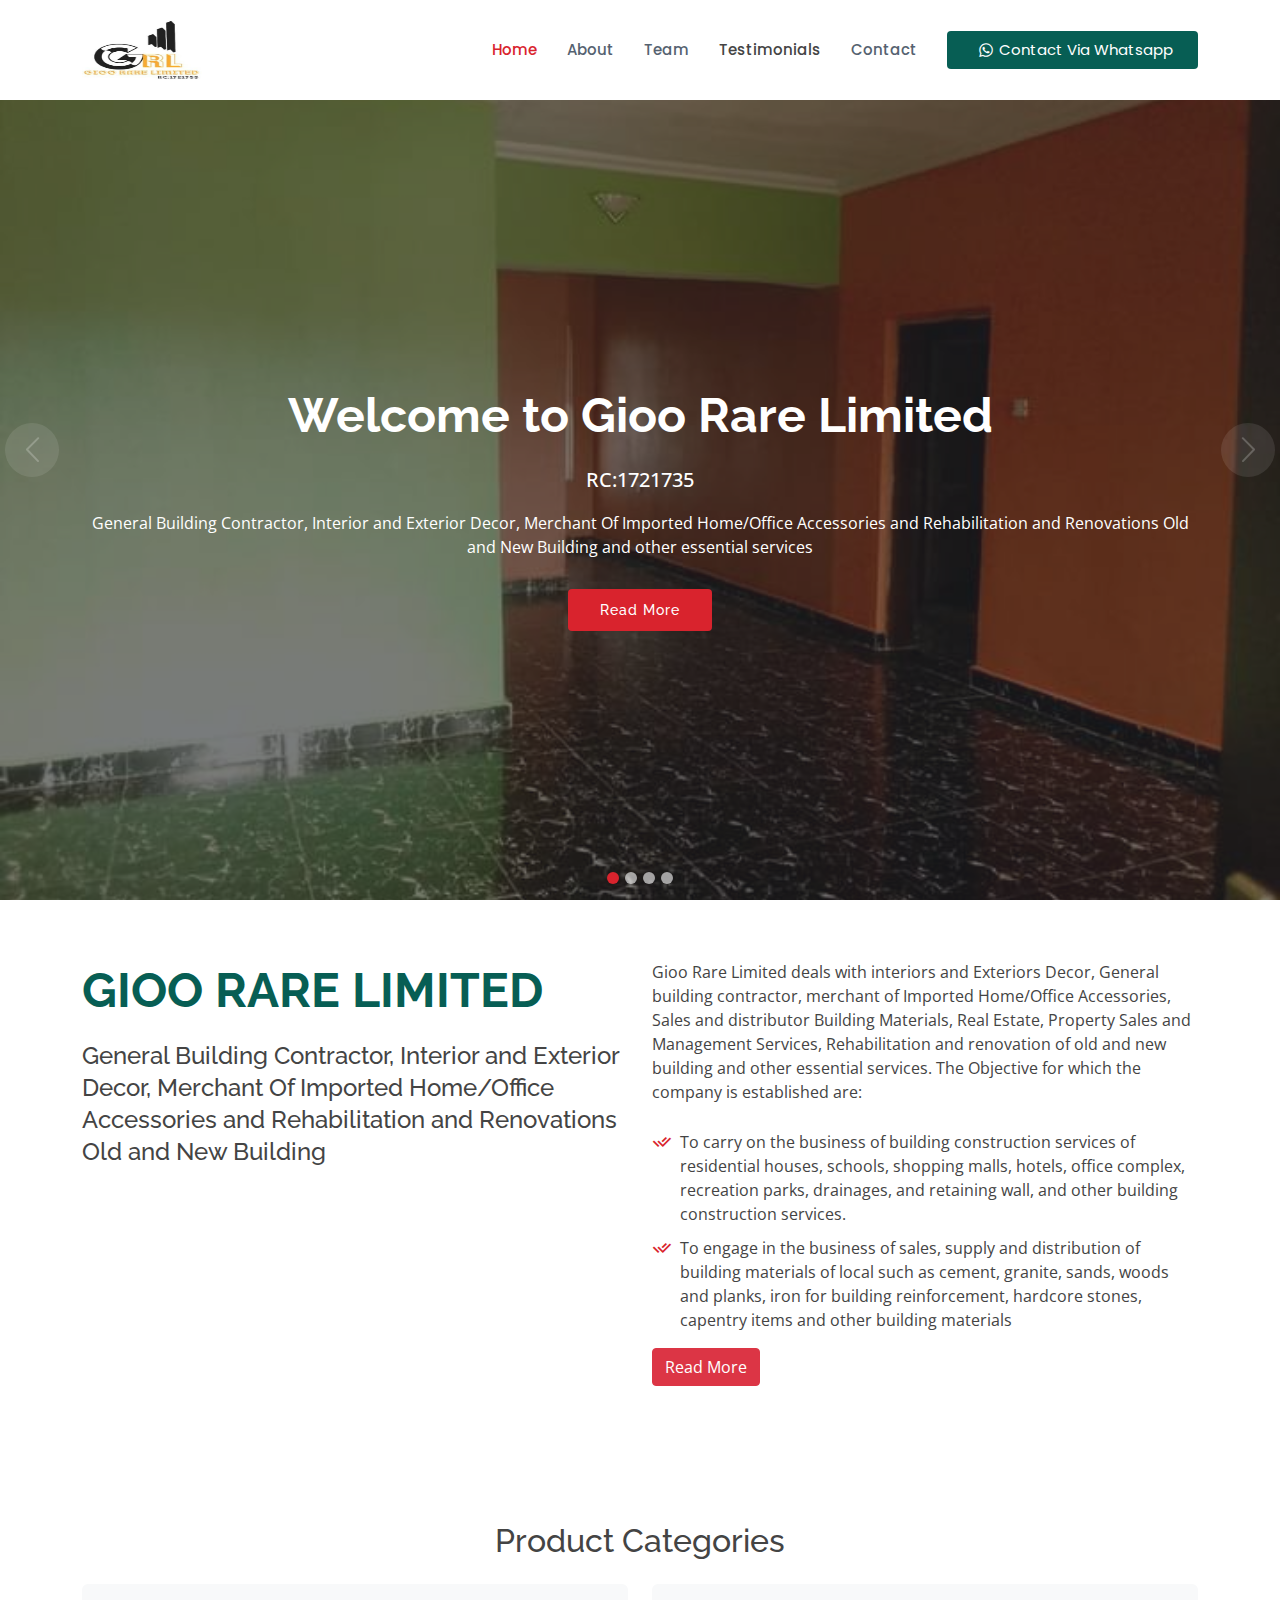
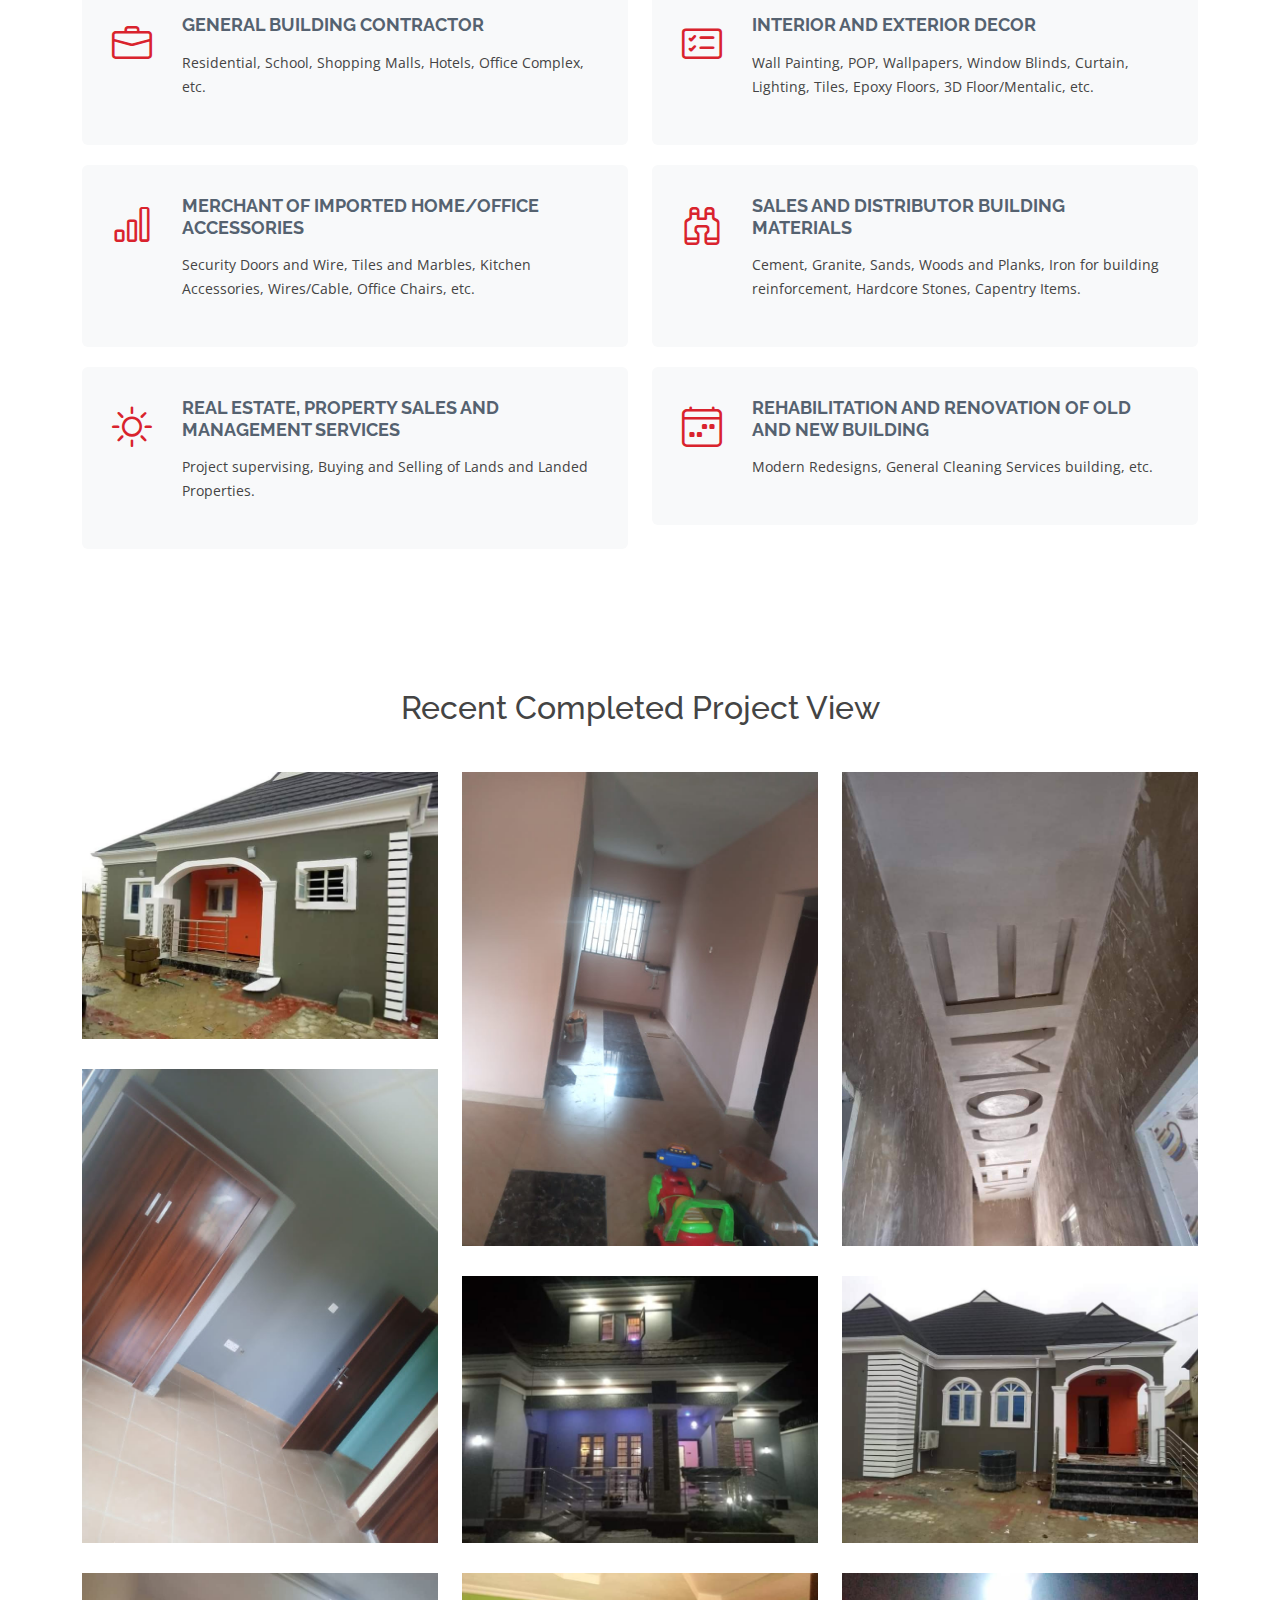
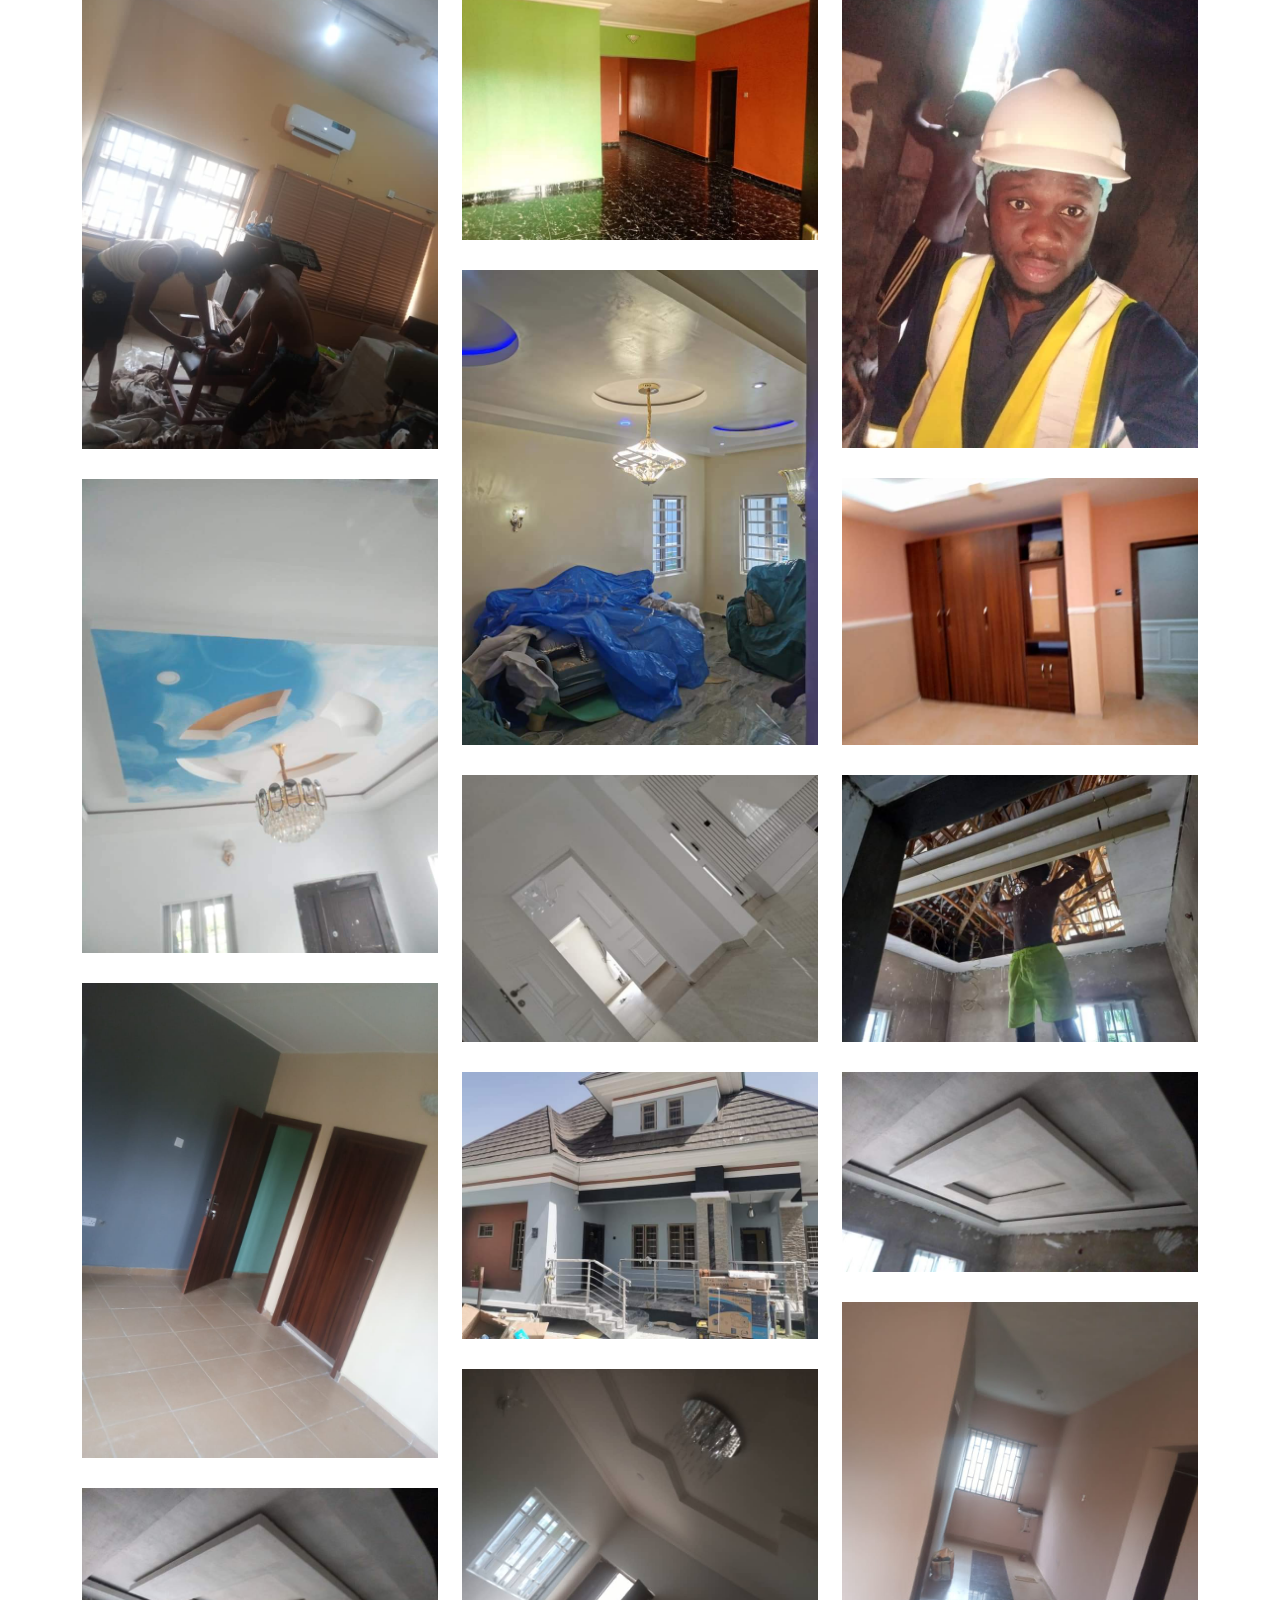
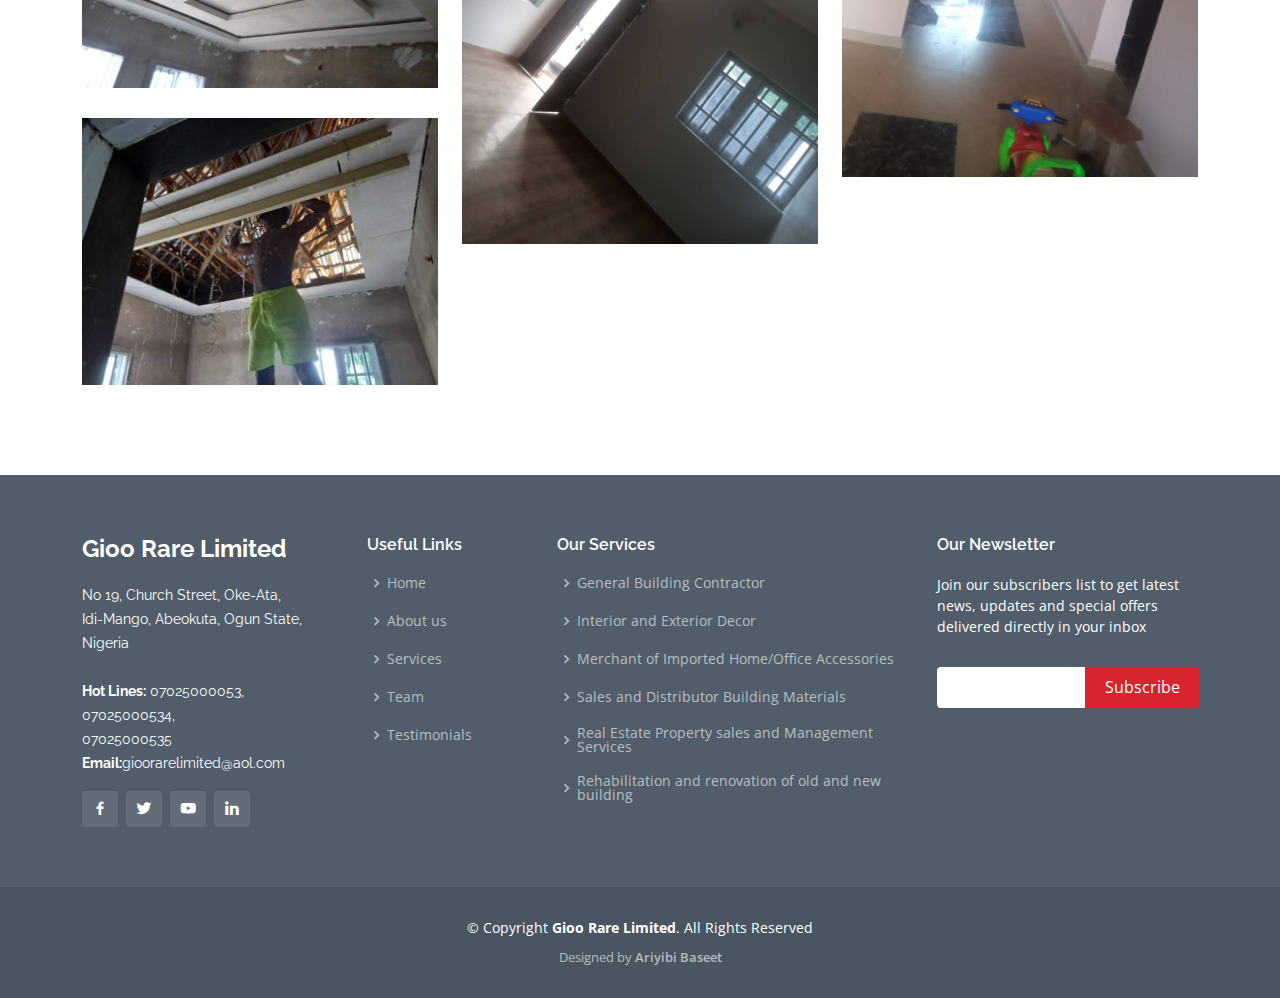
<file: index.html>
<!DOCTYPE html>
<html lang="en">

<head>
  <meta charset="utf-8">
  <meta content="width=device-width, initial-scale=1.0" name="viewport">
  <title> Home || Gioo Rare Limited</title>
  <meta name="description" content="GIOO RARE LIMITED Rc:1721735. Targeting the sustainable development and growth of the society through our company's short and long-term strategy">
  <meta name="keywords" content="GENERAL BUILDING CONTRACTOR, INTERIOR AND EXTERIOR DECOR, MERCHANT OF IMPORTED HOME/OFFICE ACCESSORIES, SALES AND DISTRIBUTOR BUILDING MATERIALS, REAL ESTATE PROPERTY SALES AND MANAGEMENT SERVICES, REHABILITATION AND RENOVATION OF OLD AND NEW BUILDING">

  <!-- <meta property="og:title" content="Open Graph Meta Tags: Everything You Need to Know" />
  <meta property="og:url" content="https://ahrefs.com/blog/open-graph-meta-tags/" />
  <meta property="og:image" content="https://ahrefs.com/blog/wp-content/uploads/2020/01/fb-open-graph-1.jpg" />
  <meta property="og:type" content="article" />
  <meta property="og:description" content="Learn about 13 features that set Ahrefs apart from the competition." />
  <meta property="og:locale" content="en_GB" /> -->
  <!-- Favicons -->
  <link href="assets/img/our project/logo.jpeg" rel="icon">
  <!-- <link href="assets/img/apple-touch-icon.png" rel="apple-touch-icon"> -->
  <script async src="https://pagead2.googlesyndication.com/pagead/js/adsbygoogle.js?client=ca-pub-7159367389896148" crossorigin="anonymous"></script>
  <!-- Google Fonts -->
  <link href="https://fonts.googleapis.com/css?family=Open+Sans:300,300i,400,400i,600,600i,700,700i|Raleway:300,300i,400,400i,500,500i,600,600i,700,700i|Poppins:300,300i,400,400i,500,500i,600,600i,700,700i" rel="stylesheet">

  <!-- Vendor CSS Files -->
  <link href="assets/vendor/animate.css/animate.min.css" rel="stylesheet">
  <link href="assets/vendor/bootstrap/css/bootstrap.min.css" rel="stylesheet">
  <link href="assets/vendor/bootstrap-icons/bootstrap-icons.css" rel="stylesheet">
  <link href="assets/vendor/boxicons/css/boxicons.min.css" rel="stylesheet">
  <link href="assets/vendor/glightbox/css/glightbox.min.css" rel="stylesheet">
  <link href="assets/vendor/remixicon/remixicon.css" rel="stylesheet">
  <link href="assets/vendor/swiper/swiper-bundle.min.css" rel="stylesheet">

  <!-- Template Main CSS File -->
  <link href="assets/css/style.css" rel="stylesheet">
  
  <!-- Google adsense code -->
  <script async src="https://pagead2.googlesyndication.com/pagead/js/adsbygoogle.js?client=ca-pub-7159367389896148"
     crossorigin="anonymous"></script>
</head>

<body>

  <!-- ======= Header ======= -->
  <header id="header" class="fixed-top d-flex align-items-center">
    <div class="container d-flex align-items-center">

      <!-- <h1 class="logo me-auto"><a href="index.html">GRL</a></h1> -->
      <!-- Uncomment below if you prefer to use an image logo -->
      <a href="index.html" class="logo me-auto"><img src="assets/img/our project/logo.jpeg" alt="" class="img-fluid"></a>

      <nav id="navbar" class="navbar">
        <ul>
          <li><a href="index.html" class="active">Home</a></li>
          <li><a href="about.html">About</a></li>
          <li><a href="team.html">Team</a></li>
          <li><a style="user-select:none;" onclick="alert('Not Available at the Moment...')">Testimonials</a></li>
          <!-- <li><a href="services.html">Services</a></li>
          <li><a href="portfolio.html">Portfolio</a></li> -->
          <li><a href="contact.html">Contact</a></li>
          <li><a href="https://wa.me/message/HKQ2NNLW7AM6K1" class="getstarted"><i class="bx bxl-whatsapp" style="font-size:18px;"></i> &nbsp;Contact Via Whatsapp</a></li>
        </ul>
        <i class="bi bi-list mobile-nav-toggle"></i>
      </nav><!-- .navbar -->

    </div>
  </header><!-- End Header -->

  <!-- ======= Hero Section ======= -->
  <section id="hero">
    <div id="heroCarousel" data-bs-interval="5000" class="carousel slide carousel-fade" data-bs-ride="carousel">

      <ol class="carousel-indicators" id="hero-carousel-indicators"></ol>

      <div class="carousel-inner" role="listbox">

        <!-- Slide 1 -->
        <div class="carousel-item active" style="background-image: url('./assets/img/our project/8.jpg');background-repeat: no-repeat;background-position:center;">
          <div class="carousel-container">
            <div class="container mt-5">
              <h2 class="animate__animated animate__fadeInDown sm-mt-5" style="font-size:3rem;">Welcome to 
                <span>Gioo Rare Limited</span>
                <audio src="./assets/audio/audio.mpeg" autoplay>
              </h2>
              <small style="font-weight:500;font-size:20px;color:white;">RC:1721735</small>
              <p class="animate__animated animate__fadeInUp mt-3">General Building Contractor, Interior and Exterior Decor, Merchant Of Imported Home/Office Accessories and Rehabilitation and Renovations Old and New Building and other essential services</p>
              <a href="#about" class="btn-get-started animate__animated animate__fadeInUp scrollto">Read More</a>
            </div>
          </div>
        </div>

        <!-- Slide 2 -->
        <div class="carousel-item" style="background-image: url('./assets/img/our project/12.jpg');background-repeat: no-repeat;background-position:center;">
          <div class="carousel-container">
            <div class="container mt-5">
              <h2 class="animate__animated animate__fadeInDown sm-mt-5" style="font-size:3rem;">Welcome to 
                <span>Gioo Rare Limited</span>
              </h2>
              <small style="font-weight:500;font-size:20px;color:white;">RC:1721735</small>
              <p class="animate__animated animate__fadeInUp mt-3">General Building Contractor, Interior and Exterior Decor, Merchant Of Imported Home/Office Accessories and Rehabilitation and Renovations Old and New Building and other essential services</p>
              <a href="#about" class="btn-get-started animate__animated animate__fadeInUp scrollto">Read More</a>
            </div>
          </div>
        </div>

        <!-- Slide 3 -->
        <div class="carousel-item" style="background-image: url('./assets/img/our project/13.jpg');background-repeat: no-repeat;background-position:center;">
          <div class="carousel-container">
            <div class="container mt-5">
              <h2 class="animate__animated animate__fadeInDown sm-mt-5" style="font-size:3rem;">Welcome to 
                <span>Gioo Rare Limited</span>
              </h2>
              <small style="font-weight:500;font-size:20px;color:white;">RC:1721735</small>
              <p class="animate__animated animate__fadeInUp mt-3">General Building Contractor, Interior and Exterior Decor, Merchant Of Imported Home/Office Accessories and Rehabilitation and Renovations Old and New Building and other essential services</p>
              <a href="#about" class="btn-get-started animate__animated animate__fadeInUp scrollto">Read More</a>
            </div>
          </div>
        </div>

        <!-- Slide 4 -->
        <div class="carousel-item" style="background-image: url('./assets/img/our project/15.jpg');background-repeat: no-repeat;background-position:center;">
          <div class="carousel-container">
            <div class="container mt-5">
              <h2 class="animate__animated animate__fadeInDown sm-mt-5" style="font-size:3rem;">Welcome to 
                <span>Gioo Rare Limited</span>
              </h2>
              <small style="font-weight:500;font-size:20px;color:white;">RC:1721735</small>
              <p class="animate__animated animate__fadeInUp mt-3">General Building Contractor, Interior and Exterior Decor, Merchant Of Imported Home/Office Accessories and Rehabilitation and Renovations Old and New Building and other essential services</p>
              <a href="#about" class="btn-get-started animate__animated animate__fadeInUp scrollto">Read More</a>
            </div>
          </div>
        </div>

      </div>

      <a class="carousel-control-prev" href="#heroCarousel" role="button" data-bs-slide="prev">
        <span class="carousel-control-prev-icon bi bi-chevron-left" aria-hidden="true"></span>
      </a>

      <a class="carousel-control-next" href="#heroCarousel" role="button" data-bs-slide="next">
        <span class="carousel-control-next-icon bi bi-chevron-right" aria-hidden="true"></span>
      </a>

    </div>
  </section><!-- End Hero -->

  <main id="main">

    <!-- ======= About Section ======= -->
    <section id="about" class="about">
      <div class="container">

        <div class="row content">
          <div class="col-lg-6">
            <h2 style="color:#075e54;">Gioo Rare Limited</h2>
            <h3>General Building Contractor, Interior and Exterior Decor, Merchant Of Imported Home/Office Accessories and Rehabilitation and Renovations Old and New Building</h3>
          </div>
          <div class="col-lg-6 pt-4 pt-lg-0">
            <p>
              Gioo Rare Limited deals with interiors and Exteriors Decor, General building contractor, merchant of Imported Home/Office Accessories, Sales and distributor Building Materials, Real Estate, Property Sales and Management Services, Rehabilitation and renovation of old and new building and other essential services. The Objective for which the company is established are:
            </p>
            <ul>
              <li>
                <i class="ri-check-double-line"></i> 
                To carry on the business of building construction services of residential houses, schools, shopping malls, hotels, office complex, recreation parks, drainages, and retaining wall, and other building construction services.
              </li>
              <li>
                <i class="ri-check-double-line"></i> 
                To engage in the business of sales, supply and distribution of building materials of local such as cement, granite, sands, woods and planks, iron for building reinforcement, hardcore stones, capentry items and other building materials
              </li>
              <a href="./about.html">
              <button class="btn btn-danger mt-3">Read More</button>
              </a>
            </ul>
          </div>
        </div>

      </div>
    </section><!-- End About Section -->

    <!-- ======= Clients Section ======= -->
    <!-- <section id="clients" class="clients section-bg">
      <div class="container">

        <div class="row">

          <div class="col-lg-2 col-md-4 col-6 d-flex align-items-center justify-content-center">
            <img src="assets/img/clients/client-1.png" class="img-fluid" alt="">
          </div>

          <div class="col-lg-2 col-md-4 col-6 d-flex align-items-center justify-content-center">
            <img src="assets/img/clients/client-2.png" class="img-fluid" alt="">
          </div>

          <div class="col-lg-2 col-md-4 col-6 d-flex align-items-center justify-content-center">
            <img src="assets/img/clients/client-3.png" class="img-fluid" alt="">
          </div>

          <div class="col-lg-2 col-md-4 col-6 d-flex align-items-center justify-content-center">
            <img src="assets/img/clients/client-4.png" class="img-fluid" alt="">
          </div>

          <div class="col-lg-2 col-md-4 col-6 d-flex align-items-center justify-content-center">
            <img src="assets/img/clients/client-5.png" class="img-fluid" alt="">
          </div>

          <div class="col-lg-2 col-md-4 col-6 d-flex align-items-center justify-content-center">
            <img src="assets/img/clients/client-6.png" class="img-fluid" alt="">
          </div>

        </div>

      </div>
    </section> -->
    <!-- End Clients Section -->

    <!-- ======= Services Section ======= -->
    <section id="services" class="services">
      <div class="container">
          <h2 class="text-center mb-4">Product Categories</h2>
        <div class="row">
          <div class="col-md-6">
            <div class="icon-box">
              <i class="bi bi-briefcase"></i>
              <h4><a href="#">GENERAL BUILDING CONTRACTOR</a></h4>
              <p>Residential, School, Shopping Malls, Hotels, Office Complex, etc.</p>
            </div>
          </div>
          <div class="col-md-6 mt-4 mt-md-0">
            <div class="icon-box">
              <i class="bi bi-card-checklist"></i>
              <h4><a href="#">INTERIOR AND EXTERIOR DECOR</a></h4>
              <p>Wall Painting, POP, Wallpapers, Window Blinds, Curtain, Lighting, Tiles, Epoxy Floors, 3D Floor/Mentalic, etc.</p>
            </div>
          </div>
          <div class="col-md-6 mt-4 mt-md-0">
            <div class="icon-box">
              <i class="bi bi-bar-chart"></i>
              <h4><a href="#">MERCHANT OF IMPORTED HOME/OFFICE ACCESSORIES</a></h4>
              <p>Security Doors and Wire, Tiles and Marbles, Kitchen Accessories, Wires/Cable, Office Chairs, etc.</p>
            </div>
          </div>
          <div class="col-md-6 mt-4 mt-md-0">
            <div class="icon-box">
              <i class="bi bi-binoculars"></i>
              <h4><a href="#">SALES AND DISTRIBUTOR BUILDING MATERIALS</a></h4>
              <p>Cement, Granite, Sands, Woods and Planks, Iron for building reinforcement, Hardcore Stones, Capentry Items.</p>
            </div>
          </div>
          <div class="col-md-6 mt-4 mt-md-0">
            <div class="icon-box">
              <i class="bi bi-brightness-high"></i>
              <h4><a href="#">REAL ESTATE, PROPERTY SALES AND MANAGEMENT SERVICES</a></h4>
              <p>Project supervising, Buying and Selling of Lands and Landed Properties.</p>
            </div>
          </div>
          <div class="col-md-6 mt-4 mt-md-0">
            <div class="icon-box">
              <i class="bi bi-calendar4-week"></i>
              <h4><a href="#">REHABILITATION AND RENOVATION OF OLD AND NEW BUILDING</a></h4>
              <p>Modern Redesigns, General Cleaning Services building, etc.</p>
            </div>
          </div>
        </div>

      </div>
    </section><!-- End Services Section -->

    <!-- ======= Portfolio Section ======= -->
    <section id="portfolio" class="portfolio">
      <div class="container">

        <div class="row">
          <h2 class="text-center mb-4">Recent Completed Project View</h2>
          <div class="col-lg-12 d-flex justify-content-center">
            <ul id="portfolio-flters">
              <!-- <li data-filter="*" class="filter-active">All</li> -->
              <!-- <li data-filter=".filter-app">App</li> -->
              <!-- <li data-filter=".filter-card">Card</li> -->
              <!-- <li data-filter=".filter-web">Web</li> -->
            </ul>
          </div>
        </div>

        <div class="row portfolio-container">

          <div class="col-lg-4 col-md-6 portfolio-item filter-app">
            <div class="portfolio-wrap">
              <img src="./assets/img/our project/1.jpg" class="img-fluid" alt="">
              <div class="portfolio-info">
                <h4>App 1</h4>
                <!-- <p>App</p> -->
                <div class="portfolio-links">
                  <a href="./assets/img/our project/1.jpg" data-gallery="portfolioGallery" class="portfolio-lightbox" title="App 1"><i class="bx bx-plus"></i></a>
                  <!-- <a href="portfolio-details.html" class="portfolio-details-lightbox" data-glightbox="type: external" title="Portfolio Details"><i class="bx bx-link"></i></a> -->
                </div>
              </div>
            </div>
          </div>

          <div class="col-lg-4 col-md-6 portfolio-item filter-web">
            <div class="portfolio-wrap">
              <img src="./assets/img/our project/2.jpg" class="img-fluid" alt="">
              <div class="portfolio-info">
                <h4>Web 3</h4>
                <!-- <p>Web</p> -->
                <div class="portfolio-links">
                  <a href="./assets/img/our project/2.jpg" data-gallery="portfolioGallery" class="portfolio-lightbox" title="Web 3"><i class="bx bx-plus"></i></a>
                  <!-- <a href="portfolio-details.html" class="portfolio-details-lightbox" data-glightbox="type: external" title="Portfolio Details"><i class="bx bx-link"></i></a> -->
                </div>
              </div>
            </div>
          </div>

          <div class="col-lg-4 col-md-6 portfolio-item filter-app">
            <div class="portfolio-wrap">
              <img src="./assets/img/our project/3.jpg" class="img-fluid" alt="">
              <div class="portfolio-info">
                <h4>App 2</h4>
                <!-- <p>App</p> -->
                <div class="portfolio-links">
                  <a href="./assets/img/our project/3.jpg" data-gallery="portfolioGallery" class="portfolio-lightbox" title="App 2"><i class="bx bx-plus"></i></a>
                  <!-- <a href="portfolio-details.html" class="portfolio-details-lightbox" data-glightbox="type: external" title="Portfolio Details"><i class="bx bx-link"></i></a> -->
                </div>
              </div>
            </div>
          </div>

          <div class="col-lg-4 col-md-6 portfolio-item filter-card">
            <div class="portfolio-wrap">
              <img src="./assets/img/our project/4.jpg" class="img-fluid" alt="">
              <div class="portfolio-info">
                <h4>Card 2</h4>
                <!-- <p>Card</p> -->
                <div class="portfolio-links">
                  <a href="./assets/img/our project/4.jpg" data-gallery="portfolioGallery" class="portfolio-lightbox" title="Card 2"><i class="bx bx-plus"></i></a>
                  <!-- <a href="portfolio-details.html" class="portfolio-details-lightbox" data-glightbox="type: external" title="Portfolio Details"><i class="bx bx-link"></i></a> -->
                </div>
              </div>
            </div>
          </div>

          <div class="col-lg-4 col-md-6 portfolio-item filter-web">
            <div class="portfolio-wrap">
              <img src="./assets/img/our project/5.jpg" class="img-fluid" alt="">
              <div class="portfolio-info">
                <h4>Web 2</h4>
                <!-- <p>Web</p> -->
                <div class="portfolio-links">
                  <a href="./assets/img/our project/5.jpg" data-gallery="portfolioGallery" class="portfolio-lightbox" title="Web 2"><i class="bx bx-plus"></i></a>
                  <!-- <a href="portfolio-details.html" class="portfolio-details-lightbox" data-glightbox="type: external" title="Portfolio Details"><i class="bx bx-link"></i></a> -->
                </div>
              </div>
            </div>
          </div>

          <div class="col-lg-4 col-md-6 portfolio-item filter-app">
            <div class="portfolio-wrap">
              <img src="./assets/img/our project/6.jpg" class="img-fluid" alt="">
              <div class="portfolio-info">
                <h4>App 3</h4>
                <!-- <p>App</p> -->
                <div class="portfolio-links">
                  <a href="./assets/img/our project/6.jpg" data-gallery="portfolioGallery" class="portfolio-lightbox" title="App 3"><i class="bx bx-plus"></i></a>
                  <!-- <a href="portfolio-details.html" class="portfolio-details-lightbox" data-glightbox="type: external" title="Portfolio Details"><i class="bx bx-link"></i></a> -->
                </div>
              </div>
            </div>
          </div>

          <div class="col-lg-4 col-md-6 portfolio-item filter-card">
            <div class="portfolio-wrap">
              <img src="./assets/img/our project/7.jpg" class="img-fluid" alt="">
              <div class="portfolio-info">
                <h4>Card 1</h4>
                <!-- <p>Card</p> -->
                <div class="portfolio-links">
                  <a href="./assets/img/our project/7.jpg" data-gallery="portfolioGallery" class="portfolio-lightbox" title="Card 1"><i class="bx bx-plus"></i></a>
                  <!-- <a href="portfolio-details.html" class="portfolio-details-lightbox" data-glightbox="type: external" title="Portfolio Details"><i class="bx bx-link"></i></a> -->
                </div>
              </div>
            </div>
          </div>

          <div class="col-lg-4 col-md-6 portfolio-item filter-card">
            <div class="portfolio-wrap">
              <img src="./assets/img/our project/8.jpg" class="img-fluid" alt="">
              <div class="portfolio-info">
                <h4>Card 3</h4>
                <!-- <p>Card</p> -->
                <div class="portfolio-links">
                  <a href="./assets/img/our project/8.jpg" data-gallery="portfolioGallery" class="portfolio-lightbox" title="Card 3"><i class="bx bx-plus"></i></a>
                  <!-- <a href="portfolio-details.html" class="portfolio-details-lightbox" data-glightbox="type: external" title="Portfolio Details"><i class="bx bx-link"></i></a> -->
                </div>
              </div>
            </div>
          </div>

          <div class="col-lg-4 col-md-6 portfolio-item filter-web">
            <div class="portfolio-wrap">
              <img src="./assets/img/our project/9.jpg" class="img-fluid" alt="">
              <div class="portfolio-info">
                <h4>Web 3</h4>
                <!-- <p>Web</p> -->
                <div class="portfolio-links">
                  <a href="./assets/img/our project/9.jpg" data-gallery="portfolioGallery" class="portfolio-lightbox" title="Web 3"><i class="bx bx-plus"></i></a>
                  <!-- <a href="portfolio-details.html" class="portfolio-details-lightbox" data-glightbox="type: external" title="Portfolio Details"><i class="bx bx-link"></i></a> -->
                </div>
              </div>
            </div>
          </div>

          <div class="col-lg-4 col-md-6 portfolio-item filter-web">
            <div class="portfolio-wrap">
              <img src="./assets/img/our project/10.jpg" class="img-fluid" alt="">
              <div class="portfolio-info">
                <h4>Web 3</h4>
                <!-- <p>Web</p> -->
                <div class="portfolio-links">
                  <a href="./assets/img/our project/10.jpg" data-gallery="portfolioGallery" class="portfolio-lightbox" title="Web 3"><i class="bx bx-plus"></i></a>
                  <!-- <a href="portfolio-details.html" class="portfolio-details-lightbox" data-glightbox="type: external" title="Portfolio Details"><i class="bx bx-link"></i></a> -->
                </div>
              </div>
            </div>
          </div>

          <div class="col-lg-4 col-md-6 portfolio-item filter-web">
            <div class="portfolio-wrap">
              <img src="./assets/img/our project/11.jpg" class="img-fluid" alt="">
              <div class="portfolio-info">
                <h4>Web 3</h4>
                <!-- <p>Web</p> -->
                <div class="portfolio-links">
                  <a href="./assets/img/our project/11.jpg" data-gallery="portfolioGallery" class="portfolio-lightbox" title="Web 3"><i class="bx bx-plus"></i></a>
                  <!-- <a href="portfolio-details.html" class="portfolio-details-lightbox" data-glightbox="type: external" title="Portfolio Details"><i class="bx bx-link"></i></a> -->
                </div>
              </div>
            </div>
          </div>

          <div class="col-lg-4 col-md-6 portfolio-item filter-web">
            <div class="portfolio-wrap">
              <img src="./assets/img/our project/12.jpg" class="img-fluid" alt="">
              <div class="portfolio-info">
                <h4>Web 3</h4>
                <!-- <p>Web</p> -->
                <div class="portfolio-links">
                  <a href="./assets/img/our project/12.jpg" data-gallery="portfolioGallery" class="portfolio-lightbox" title="Web 3"><i class="bx bx-plus"></i></a>
                  <!-- <a href="portfolio-details.html" class="portfolio-details-lightbox" data-glightbox="type: external" title="Portfolio Details"><i class="bx bx-link"></i></a> -->
                </div>
              </div>
            </div>
          </div>

          <div class="col-lg-4 col-md-6 portfolio-item filter-web">
            <div class="portfolio-wrap">
              <img src="./assets/img/our project/13.jpg" class="img-fluid" alt="">
              <div class="portfolio-info">
                <h4>Web 3</h4>
                <!-- <p>Web</p> -->
                <div class="portfolio-links">
                  <a href="./assets/img/our project/13.jpg" data-gallery="portfolioGallery" class="portfolio-lightbox" title="Web 3"><i class="bx bx-plus"></i></a>
                  <!-- <a href="portfolio-details.html" class="portfolio-details-lightbox" data-glightbox="type: external" title="Portfolio Details"><i class="bx bx-link"></i></a> -->
                </div>
              </div>
            </div>
          </div>

          <div class="col-lg-4 col-md-6 portfolio-item filter-web">
            <div class="portfolio-wrap">
              <img src="./assets/img/our project/14.jpg" class="img-fluid" alt="">
              <div class="portfolio-info">
                <h4>Web 3</h4>
                <!-- <p>Web</p> -->
                <div class="portfolio-links">
                  <a href="./assets/img/our project/14.jpg" data-gallery="portfolioGallery" class="portfolio-lightbox" title="Web 3"><i class="bx bx-plus"></i></a>
                  <!-- <a href="portfolio-details.html" class="portfolio-details-lightbox" data-glightbox="type: external" title="Portfolio Details"><i class="bx bx-link"></i></a> -->
                </div>
              </div>
            </div>
          </div>

          <div class="col-lg-4 col-md-6 portfolio-item filter-web">
            <div class="portfolio-wrap">
              <img src="./assets/img/our project/15.jpg" class="img-fluid" alt="">
              <div class="portfolio-info">
                <h4>Web 3</h4>
                <!-- <p>Web</p> -->
                <div class="portfolio-links">
                  <a href="./assets/img/our project/15.jpg" data-gallery="portfolioGallery" class="portfolio-lightbox" title="Web 3"><i class="bx bx-plus"></i></a>
                  <!-- <a href="portfolio-details.html" class="portfolio-details-lightbox" data-glightbox="type: external" title="Portfolio Details"><i class="bx bx-link"></i></a> -->
                </div>
              </div>
            </div>
          </div>

          <div class="col-lg-4 col-md-6 portfolio-item filter-web">
            <div class="portfolio-wrap">
              <img src="./assets/img/our project/16.jpg" class="img-fluid" alt="">
              <div class="portfolio-info">
                <h4>Web 3</h4>
                <!-- <p>Web</p> -->
                <div class="portfolio-links">
                  <a href="./assets/img/our project/16.jpg" data-gallery="portfolioGallery" class="portfolio-lightbox" title="Web 3"><i class="bx bx-plus"></i></a>
                  <!-- <a href="portfolio-details.html" class="portfolio-details-lightbox" data-glightbox="type: external" title="Portfolio Details"><i class="bx bx-link"></i></a> -->
                </div>
              </div>
            </div>
          </div>

          <div class="col-lg-4 col-md-6 portfolio-item filter-web">
            <div class="portfolio-wrap">
              <img src="./assets/img/our project/17.jpg" class="img-fluid" alt="">
              <div class="portfolio-info">
                <h4>Web 3</h4>
                <!-- <p>Web</p> -->
                <div class="portfolio-links">
                  <a href="./assets/img/our project/17.jpg" data-gallery="portfolioGallery" class="portfolio-lightbox" title="Web 3"><i class="bx bx-plus"></i></a>
                  <!-- <a href="portfolio-details.html" class="portfolio-details-lightbox" data-glightbox="type: external" title="Portfolio Details"><i class="bx bx-link"></i></a> -->
                </div>
              </div>
            </div>
          </div>

          <div class="col-lg-4 col-md-6 portfolio-item filter-web">
            <div class="portfolio-wrap">
              <img src="./assets/img/our project/18.jpg" class="img-fluid" alt="">
              <div class="portfolio-info">
                <h4>Web 3</h4>
                <!-- <p>Web</p> -->
                <div class="portfolio-links">
                  <a href="./assets/img/our project/18.jpg" data-gallery="portfolioGallery" class="portfolio-lightbox" title="Web 3"><i class="bx bx-plus"></i></a>
                  <!-- <a href="portfolio-details.html" class="portfolio-details-lightbox" data-glightbox="type: external" title="Portfolio Details"><i class="bx bx-link"></i></a> -->
                </div>
              </div>
            </div>
          </div>

          <div class="col-lg-4 col-md-6 portfolio-item filter-web">
            <div class="portfolio-wrap">
              <img src="./assets/img/our project/19.jpg" class="img-fluid" alt="">
              <div class="portfolio-info">
                <h4>Web 3</h4>
                <!-- <p>Web</p> -->
                <div class="portfolio-links">
                  <a href="./assets/img/our project/19.jpg" data-gallery="portfolioGallery" class="portfolio-lightbox" title="Web 3"><i class="bx bx-plus"></i></a>
                  <!-- <a href="portfolio-details.html" class="portfolio-details-lightbox" data-glightbox="type: external" title="Portfolio Details"><i class="bx bx-link"></i></a> -->
                </div>
              </div>
            </div>
          </div>

          <div class="col-lg-4 col-md-6 portfolio-item filter-web">
            <div class="portfolio-wrap">
              <img src="./assets/img/our project/17.jpg" class="img-fluid" alt="">
              <div class="portfolio-info">
                <h4>Web 3</h4>
                <!-- <p>Web</p> -->
                <div class="portfolio-links">
                  <a href="./assets/img/our project/17.jpg" data-gallery="portfolioGallery" class="portfolio-lightbox" title="Web 3"><i class="bx bx-plus"></i></a>
                  <!-- <a href="portfolio-details.html" class="portfolio-details-lightbox" data-glightbox="type: external" title="Portfolio Details"><i class="bx bx-link"></i></a> -->
                </div>
              </div>
            </div>
          </div>

          <div class="col-lg-4 col-md-6 portfolio-item filter-web">
            <div class="portfolio-wrap">
              <img src="./assets/img/our project/14.jpg" class="img-fluid" alt="">
              <div class="portfolio-info">
                <h4>Web 3</h4>
                <!-- <p>Web</p> -->
                <div class="portfolio-links">
                  <a href="./assets/img/our project/14.jpg" data-gallery="portfolioGallery" class="portfolio-lightbox" title="Web 3"><i class="bx bx-plus"></i></a>
                  <!-- <a href="portfolio-details.html" class="portfolio-details-lightbox" data-glightbox="type: external" title="Portfolio Details"><i class="bx bx-link"></i></a> -->
                </div>
              </div>
            </div>
          </div>

        </div>

      </div>
    </section><!-- End Portfolio Section -->

  </main><!-- End #main -->

  <!-- ======= Footer ======= -->
  <footer id="footer">
    <div class="footer-top">
      <div class="container">
        <div class="row">

          <div class="col-lg-3 col-md-6">
            <div class="footer-info">
              <h3>Gioo Rare Limited</h3>
              <p>
                No 19, Church Street, Oke-Ata, <br>
                Idi-Mango, Abeokuta, Ogun State, Nigeria<br><br>
                <strong>Hot Lines:</strong> 07025000053, <br>07025000534, <br>07025000535<br>
                <strong>Email:</strong>gioorarelimited@aol.com<br>
              </p>
              <div class="social-links mt-3">
                <a href="#" class="facebook"><i class="bx bxl-facebook"></i></a>
                <a href="#" class="twitter"><i class="bx bxl-twitter"></i></a>
                <!-- <a href="#" class="instagram"><i class="bx bxl-whatsapp"></i></a> -->
                <a href="#" class="google-plus"><i class="bx bxl-youtube"></i></a>
                <a href="https://linkedin.com/in/gioo-rare-ltd-3aa0b7226" class="linkedin" target="_blank"><i class="bx bxl-linkedin"></i></a>
              </div>
            </div>
          </div>

          <div class="col-lg-2 col-md-6 footer-links">
            <h4>Useful Links</h4>
            <ul>
              <li><i class="bx bx-chevron-right"></i> <a href="#">Home</a></li>
              <li><i class="bx bx-chevron-right"></i> <a href="./about.html">About us</a></li>
              <li><i class="bx bx-chevron-right"></i> <a href="#services">Services</a></li>
              <li><i class="bx bx-chevron-right"></i> <a href="./team.html">Team</a></li>
              <li><i class="bx bx-chevron-right"></i> <a style="user-select:none;" onclick="alert('Not Available at the Moment...')">Testimonials</a></li>
            </ul>
          </div>

          <div class="col-lg-4 col-md-6 footer-links">
            <h4>Our Services</h4>
            <ul>
              <li><i class="bx bx-chevron-right"></i> <a href="index.html#services">General Building Contractor</a></li>
              <li><i class="bx bx-chevron-right"></i> <a href="index.html#services">Interior and Exterior Decor</a></li>
              <li><i class="bx bx-chevron-right"></i> <a href="index.html#services">Merchant of Imported Home/Office Accessories</a></li>
              <li><i class="bx bx-chevron-right"></i> <a href="index.html#services">Sales and Distributor Building Materials</a></li>
              <li><i class="bx bx-chevron-right"></i> <a href="index.html#services">Real Estate Property sales and Management Services</a></li>
              <li><i class="bx bx-chevron-right"></i> <a href="index.html#services">Rehabilitation and renovation of old and new building</a></li>
            </ul>
          </div>

          <div class="col-lg-3 col-md-6 footer-newsletter">
            <h4>Our Newsletter</h4>
            <p>Join our subscribers list to get latest news, updates and special offers delivered directly in your inbox</p>
            <form action="" method="post">
              <input type="email" name="email"><input type="submit" value="Subscribe">
            </form>

          </div>

        </div>
      </div>
    </div>

    <div class="container">
      <div class="copyright">
        &copy; Copyright <strong><span>Gioo Rare Limited</span></strong>. All Rights Reserved
      </div>
      <div class="credits">
        Designed by <a href="mailto:ariyibi.baseet@gmail.com">Ariyibi Baseet</a>
      </div>
    </div>
  </footer><!-- End Footer -->

  <a href="#" class="back-to-top d-flex align-items-center justify-content-center"><i class="bi bi-arrow-up-short"></i></a>

  <!-- Vendor JS Files -->
  <script src="assets/vendor/bootstrap/js/bootstrap.bundle.min.js"></script>
  <script src="assets/vendor/glightbox/js/glightbox.min.js"></script>
  <script src="assets/vendor/isotope-layout/isotope.pkgd.min.js"></script>
  <script src="assets/vendor/php-email-form/validate.js"></script>
  <script src="assets/vendor/swiper/swiper-bundle.min.js"></script>
  <script src="assets/vendor/waypoints/noframework.waypoints.js"></script>

  <!-- Template Main JS File -->
  <script src="assets/js/main.js"></script>
<!-- Google Adsense responsive code -->
<script async src="https://pagead2.googlesyndication.com/pagead/js/adsbygoogle.js?client=ca-pub-7159367389896148"
     crossorigin="anonymous"></script>
<!-- Gioorarelimited -->
<ins class="adsbygoogle"
     style="display:block"
     data-ad-client="ca-pub-7159367389896148"
     data-ad-slot="9328938991"
     data-ad-format="auto"
     data-full-width-responsive="true"></ins>
<script>
     (adsbygoogle = window.adsbygoogle || []).push({});
</script>
</body>

</html>
</file>
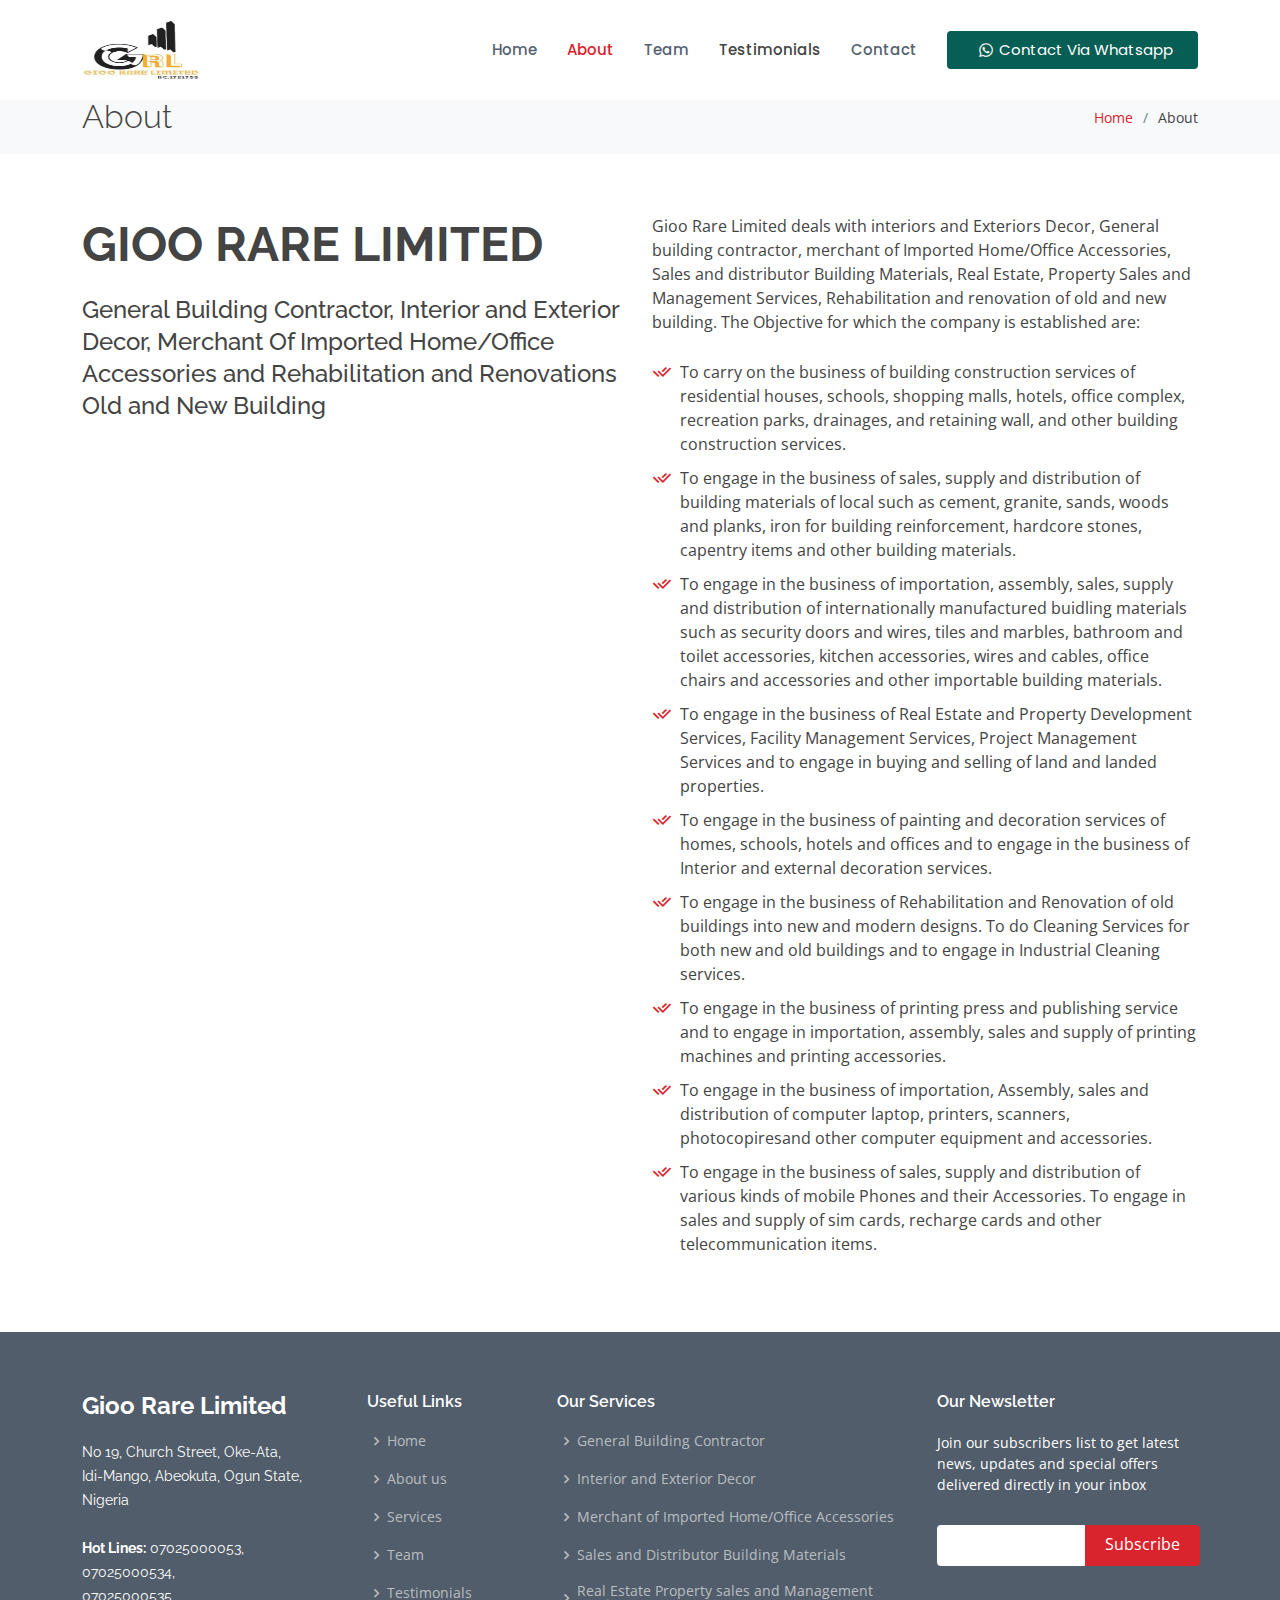
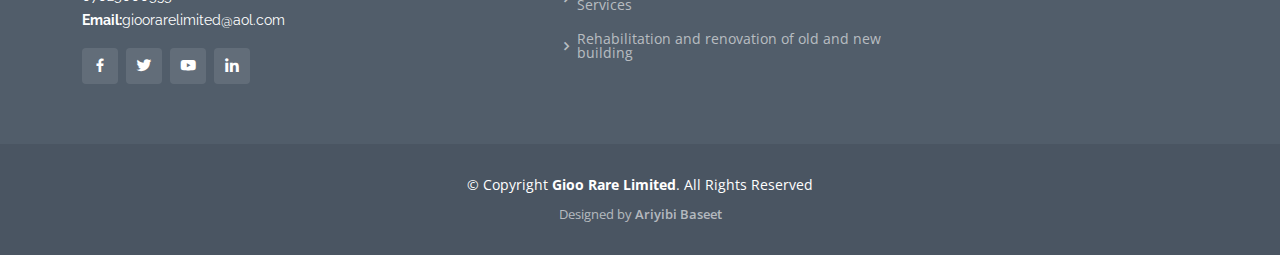
<file: about.html>
<!DOCTYPE html>
<html lang="en">

<head>
  <meta charset="utf-8">
  <meta content="width=device-width, initial-scale=1.0" name="viewport">

  <title> About || Gioo Rare Limited</title>
  <meta name="description" content="GIOO RARE LIMITED Rc:1721735. Targeting the sustainable development and growth of the society through our company's short and long-term strategy">
  <meta name="keywords" content="GENERAL BUILDING CONTRACTOR, INTERIOR AND EXTERIOR DECOR, MERCHANT OF IMPORTED HOME/OFFICE ACCESSORIES, SALES AND DISTRIBUTOR BUILDING MATERIALS, REAL ESTATE PROPERTY SALES AND MANAGEMENT SERVICES, REHABILITATION AND RENOVATION OF OLD AND NEW BUILDING">

  <!-- Favicons -->
  <link href="assets/img/our project/logo.jpeg" rel="icon">
  <!-- <link href="assets/img/apple-touch-icon.png" rel="apple-touch-icon"> -->

  <!-- Google Fonts -->
  <link href="https://fonts.googleapis.com/css?family=Open+Sans:300,300i,400,400i,600,600i,700,700i|Raleway:300,300i,400,400i,500,500i,600,600i,700,700i|Poppins:300,300i,400,400i,500,500i,600,600i,700,700i" rel="stylesheet">

  <script async src="https://pagead2.googlesyndication.com/pagead/js/adsbygoogle.js?client=ca-pub-7159367389896148" crossorigin="anonymous"></script>
  <!-- Vendor CSS Files -->
  <link href="assets/vendor/animate.css/animate.min.css" rel="stylesheet">
  <link href="assets/vendor/bootstrap/css/bootstrap.min.css" rel="stylesheet">
  <link href="assets/vendor/bootstrap-icons/bootstrap-icons.css" rel="stylesheet">
  <link href="assets/vendor/boxicons/css/boxicons.min.css" rel="stylesheet">
  <link href="assets/vendor/glightbox/css/glightbox.min.css" rel="stylesheet">
  <link href="assets/vendor/remixicon/remixicon.css" rel="stylesheet">
  <link href="assets/vendor/swiper/swiper-bundle.min.css" rel="stylesheet">

  <!-- Template Main CSS File -->
  <link href="assets/css/style.css" rel="stylesheet">
  
  <!-- Google Adsense code-->
  <script async src="https://pagead2.googlesyndication.com/pagead/js/adsbygoogle.js?client=ca-pub-7159367389896148"
     crossorigin="anonymous"></script>
</head>

<body>

  <!-- ======= Header ======= -->
  <header id="header" class="fixed-top d-flex align-items-center">
    <div class="container d-flex align-items-center">

      <!-- <h1 class="logo me-auto"><a href="index.html">GRL</a></h1> -->
      <!-- Uncomment below if you prefer to use an image logo -->
      <a href="index.html" class="logo me-auto"><img src="assets/img/our project/logo.jpeg" alt="" class="img-fluid"></a>

      <nav id="navbar" class="navbar">
        <ul>
          <li><a href="index.html">Home</a></li>
          <li><a href="about.html" class="active">About</a></li>
          <li><a href="team.html">Team</a></li>
          <li><a style="user-select:none;" onclick="alert('Not Available at the Moment...')">Testimonials</a></li>
          <!-- <li><a href="services.html">Services</a></li>
          <li><a href="portfolio.html">Portfolio</a></li> -->
          <li><a href="contact.html">Contact</a></li>
          <li><a href="https://wa.me/message/HKQ2NNLW7AM6K1" class="getstarted"><i class="bx bxl-whatsapp" style="font-size:18px;"></i> &nbsp;Contact Via Whatsapp</a></li>
        </ul>
        <i class="bi bi-list mobile-nav-toggle"></i>
      </nav><!-- .navbar -->

    </div>
  </header><!-- End Header -->

  <main id="main">

    <!-- ======= Breadcrumbs ======= -->
    <section id="breadcrumbs" class="breadcrumbs">
      <div class="container">

        <div class="d-flex justify-content-between align-items-center">
          <h2>About</h2>
          <ol>
            <li><a href="index.html">Home</a></li>
            <li>About</li>
          </ol>
        </div>

      </div>
    </section><!-- End Breadcrumbs -->

    <!-- ======= About Section ======= -->
    <section id="about" class="about">
      <div class="container">

        <div class="row content">
          <div class="col-lg-6">
            <h2>Gioo Rare Limited</h2>
            <h3>General Building Contractor, Interior and Exterior Decor, Merchant Of Imported Home/Office Accessories and Rehabilitation and Renovations Old and New Building</h3>
          </div>
          <div class="col-lg-6 pt-4 pt-lg-0">
            <p>
              Gioo Rare Limited deals with interiors and Exteriors Decor, General building contractor, merchant of Imported Home/Office Accessories, Sales and distributor Building Materials, Real Estate, Property Sales and Management Services, Rehabilitation and renovation of old and new building. The Objective for which the company is established are:
            </p>
            <ul>
              <li>
                <i class="ri-check-double-line"></i> 
                To carry on the business of building construction services of residential houses, schools, shopping malls, hotels, office complex, recreation parks, drainages, and retaining wall, and other building construction services.
              </li>
              <li>
                <i class="ri-check-double-line"></i> 
                To engage in the business of sales, supply and distribution of building materials of local such as cement, granite, sands, woods and planks, iron for building reinforcement, hardcore stones, capentry items and other building materials.
              </li>
              <li>
                <i class="ri-check-double-line"></i> 
                To engage in the business of importation, assembly, sales, supply and distribution of internationally manufactured buidling materials such as security doors and wires, tiles and marbles, bathroom and toilet accessories, kitchen accessories, wires and cables, office chairs and accessories and other importable building materials.
              </li>

              <li>
                <i class="ri-check-double-line"></i> 
                To engage in the business of Real Estate and Property Development Services, Facility Management Services, Project Management Services and to engage in buying and selling of land and landed properties.
              </li>              
              <li>
                <i class="ri-check-double-line"></i> 
                To engage in the business of painting and decoration services of homes, schools, hotels and offices and to engage in the business of Interior and external decoration services.
              </li>
              <li>
                <i class="ri-check-double-line"></i> 
                To engage in the business of Rehabilitation and Renovation of old buildings into new and modern designs. To do Cleaning Services for both new and old buildings and to engage in Industrial Cleaning services.
              </li>
              <li>
                <i class="ri-check-double-line"></i> 
                To engage in the business of printing press and publishing service and to engage in importation, assembly, sales and supply of printing machines and printing accessories.
              </li>
              <li>
                <i class="ri-check-double-line"></i> 
                To engage in the business of importation, Assembly, sales and distribution of computer laptop, printers, scanners, photocopiresand other computer equipment and accessories.
              </li>
              <li>
                <i class="ri-check-double-line"></i> 
                To engage in the business of sales, supply and distribution of various kinds of mobile Phones and their Accessories. To engage in sales and supply of sim cards, recharge cards and other telecommunication items.
              </li>
              <!-- <li>
                <i class="ri-check-double-line"></i> 
                
              </li>
              <li>
                <i class="ri-check-double-line"></i> 
                
              </li>
              <li>
                <i class="ri-check-double-line"></i> 
                
              </li> -->
            </ul>
          </div>
        </div>

      </div>
    </section><!-- End About Section -->

    <!-- ======= Team Section ======= -->
    <!-- <section id="team" class="team section-bg">
      <div class="container">

        <div class="section-title">
          <h2>Team</h2>
          <p>Our Hardowrking Team</p>
        </div>

        <div class="row">

          <div class="col-lg-6">
            <div class="member d-flex align-items-start">
              <div class="pic"><img src="assets/img/team/team-1.jpg" class="img-fluid" alt=""></div>
              <div class="member-info">
                <h4>Walter White</h4>
                <span>Chief Executive Officer</span>
                <p>Explicabo voluptatem mollitia et repellat</p>
                <div class="social">
                  <a href=""><i class="ri-twitter-fill"></i></a>
                  <a href=""><i class="ri-facebook-fill"></i></a>
                  <a href=""><i class="ri-instagram-fill"></i></a>
                  <a href=""> <i class="ri-linkedin-box-fill"></i> </a>
                </div>
              </div>
            </div>
          </div>

          <div class="col-lg-6 mt-4 mt-lg-0">
            <div class="member d-flex align-items-start">
              <div class="pic"><img src="assets/img/team/team-2.jpg" class="img-fluid" alt=""></div>
              <div class="member-info">
                <h4>Sarah Jhonson</h4>
                <span>Product Manager</span>
                <p>Aut maiores voluptates amet et quis</p>
                <div class="social">
                  <a href=""><i class="ri-twitter-fill"></i></a>
                  <a href=""><i class="ri-facebook-fill"></i></a>
                  <a href=""><i class="ri-instagram-fill"></i></a>
                  <a href=""> <i class="ri-linkedin-box-fill"></i> </a>
                </div>
              </div>
            </div>
          </div>

          <div class="col-lg-6 mt-4">
            <div class="member d-flex align-items-start">
              <div class="pic"><img src="assets/img/team/team-3.jpg" class="img-fluid" alt=""></div>
              <div class="member-info">
                <h4>William Anderson</h4>
                <span>CTO</span>
                <p>Quisquam facilis cum velit laborum corrupti</p>
                <div class="social">
                  <a href=""><i class="ri-twitter-fill"></i></a>
                  <a href=""><i class="ri-facebook-fill"></i></a>
                  <a href=""><i class="ri-instagram-fill"></i></a>
                  <a href=""> <i class="ri-linkedin-box-fill"></i> </a>
                </div>
              </div>
            </div>
          </div>

          <div class="col-lg-6 mt-4">
            <div class="member d-flex align-items-start">
              <div class="pic"><img src="assets/img/team/team-4.jpg" class="img-fluid" alt=""></div>
              <div class="member-info">
                <h4>Amanda Jepson</h4>
                <span>Accountant</span>
                <p>Dolorum tempora officiis odit laborum officiis</p>
                <div class="social">
                  <a href=""><i class="ri-twitter-fill"></i></a>
                  <a href=""><i class="ri-facebook-fill"></i></a>
                  <a href=""><i class="ri-instagram-fill"></i></a>
                  <a href=""> <i class="ri-linkedin-box-fill"></i> </a>
                </div>
              </div>
            </div>
          </div>

        </div>

      </div>
    </section> -->
    <!-- End Team Section -->

    <!-- ======= Our Skills Section ======= -->
    <!-- <section id="skills" class="skills">
      <div class="container">

        <div class="section-title">
          <h2>Our Skills</h2>
          <p>Check our Our Skills</p>
        </div>

        <div class="row skills-content">

          <div class="col-lg-6">

            <div class="progress">
              <span class="skill">HTML <i class="val">100%</i></span>
              <div class="progress-bar-wrap">
                <div class="progress-bar" role="progressbar" aria-valuenow="100" aria-valuemin="0" aria-valuemax="100"></div>
              </div>
            </div>

            <div class="progress">
              <span class="skill">CSS <i class="val">90%</i></span>
              <div class="progress-bar-wrap">
                <div class="progress-bar" role="progressbar" aria-valuenow="90" aria-valuemin="0" aria-valuemax="100"></div>
              </div>
            </div>

            <div class="progress">
              <span class="skill">JavaScript <i class="val">75%</i></span>
              <div class="progress-bar-wrap">
                <div class="progress-bar" role="progressbar" aria-valuenow="75" aria-valuemin="0" aria-valuemax="100"></div>
              </div>
            </div>

          </div>

          <div class="col-lg-6">

            <div class="progress">
              <span class="skill">PHP <i class="val">80%</i></span>
              <div class="progress-bar-wrap">
                <div class="progress-bar" role="progressbar" aria-valuenow="80" aria-valuemin="0" aria-valuemax="100"></div>
              </div>
            </div>

            <div class="progress">
              <span class="skill">WordPress/CMS <i class="val">90%</i></span>
              <div class="progress-bar-wrap">
                <div class="progress-bar" role="progressbar" aria-valuenow="90" aria-valuemin="0" aria-valuemax="100"></div>
              </div>
            </div>

            <div class="progress">
              <span class="skill">Photoshop <i class="val">55%</i></span>
              <div class="progress-bar-wrap">
                <div class="progress-bar" role="progressbar" aria-valuenow="55" aria-valuemin="0" aria-valuemax="100"></div>
              </div>
            </div>

          </div>

        </div>

      </div>
    </section> -->
    <!-- End Our Skills Section -->

  </main><!-- End #main -->

   <!-- ======= Footer ======= -->
   <footer id="footer">
    <div class="footer-top">
      <div class="container">
        <div class="row">

          <div class="col-lg-3 col-md-6">
            <div class="footer-info">
              <h3>Gioo Rare Limited</h3>
              <p>
                No 19, Church Street, Oke-Ata, <br>
                Idi-Mango, Abeokuta, Ogun State, Nigeria<br><br>
                <strong>Hot Lines:</strong> 07025000053, <br>07025000534, <br>07025000535<br>
                <strong>Email:</strong>gioorarelimited@aol.com<br>
              </p>
              <div class="social-links mt-3">
                <a href="#" class="facebook"><i class="bx bxl-facebook"></i></a>
                <a href="#" class="twitter"><i class="bx bxl-twitter"></i></a>
                <!-- <a href="#" class="instagram"><i class="bx bxl-whatsapp"></i></a> -->
                <a href="#" class="google-plus"><i class="bx bxl-youtube"></i></a>
                <a href="https://linkedin.com/in/gioo-rare-ltd-3aa0b7226" class="linkedin" target="_blank"><i class="bx bxl-linkedin"></i></a>
              </div>
            </div>
          </div>

          <div class="col-lg-2 col-md-6 footer-links">
            <h4>Useful Links</h4>
            <ul>
              <li><i class="bx bx-chevron-right"></i> <a href="#">Home</a></li>
              <li><i class="bx bx-chevron-right"></i> <a href="./about.html">About us</a></li>
              <li><i class="bx bx-chevron-right"></i> <a href="index.html#services">Services</a></li>
              <li><i class="bx bx-chevron-right"></i> <a href="./team.html">Team</a></li>
              <li><i class="bx bx-chevron-right"></i> <a style="user-select:none;" onclick="alert('Not Available at the Moment...')">Testimonials</a></li>
            </ul>
          </div>

          <div class="col-lg-4 col-md-6 footer-links">
            <h4>Our Services</h4>
            <ul>
              <li><i class="bx bx-chevron-right"></i> <a href="index.html#services">General Building Contractor</a></li>
              <li><i class="bx bx-chevron-right"></i> <a href="index.html#services">Interior and Exterior Decor</a></li>
              <li><i class="bx bx-chevron-right"></i> <a href="index.html#services">Merchant of Imported Home/Office Accessories</a></li>
              <li><i class="bx bx-chevron-right"></i> <a href="index.html#services">Sales and Distributor Building Materials</a></li>
              <li><i class="bx bx-chevron-right"></i> <a href="index.html#services">Real Estate Property sales and Management Services</a></li>
              <li><i class="bx bx-chevron-right"></i> <a href="index.html#services">Rehabilitation and renovation of old and new building</a></li>
            </ul>
          </div>

          <div class="col-lg-3 col-md-6 footer-newsletter">
            <h4>Our Newsletter</h4>
            <p>Join our subscribers list to get latest news, updates and special offers delivered directly in your inbox</p>
            <form action="" method="post">
              <input type="email" name="email"><input type="submit" value="Subscribe">
            </form>

          </div>

        </div>
      </div>
    </div>

    <div class="container">
      <div class="copyright">
        &copy; Copyright <strong><span>Gioo Rare Limited</span></strong>. All Rights Reserved
      </div>
      <div class="credits">
        Designed by <a href="mailto:ariyibi.baseet@gmail.com">Ariyibi Baseet</a>
      </div>
    </div>
  </footer><!-- End Footer -->

  <a href="#" class="back-to-top d-flex align-items-center justify-content-center"><i class="bi bi-arrow-up-short"></i></a>

  <!-- Vendor JS Files -->
  <script src="assets/vendor/bootstrap/js/bootstrap.bundle.min.js"></script>
  <script src="assets/vendor/glightbox/js/glightbox.min.js"></script>
  <script src="assets/vendor/isotope-layout/isotope.pkgd.min.js"></script>
  <script src="assets/vendor/php-email-form/validate.js"></script>
  <script src="assets/vendor/swiper/swiper-bundle.min.js"></script>
  <script src="assets/vendor/waypoints/noframework.waypoints.js"></script>

  <!-- Template Main JS File -->
  <script src="assets/js/main.js"></script>
<!-- Google Adsense responsive code -->
<script async src="https://pagead2.googlesyndication.com/pagead/js/adsbygoogle.js?client=ca-pub-7159367389896148"
     crossorigin="anonymous"></script>
<!-- Gioorarelimited -->
<ins class="adsbygoogle"
     style="display:block"
     data-ad-client="ca-pub-7159367389896148"
     data-ad-slot="9328938991"
     data-ad-format="auto"
     data-full-width-responsive="true"></ins>
<script>
     (adsbygoogle = window.adsbygoogle || []).push({});
</script>
</script>
</body>

</html>
</file>
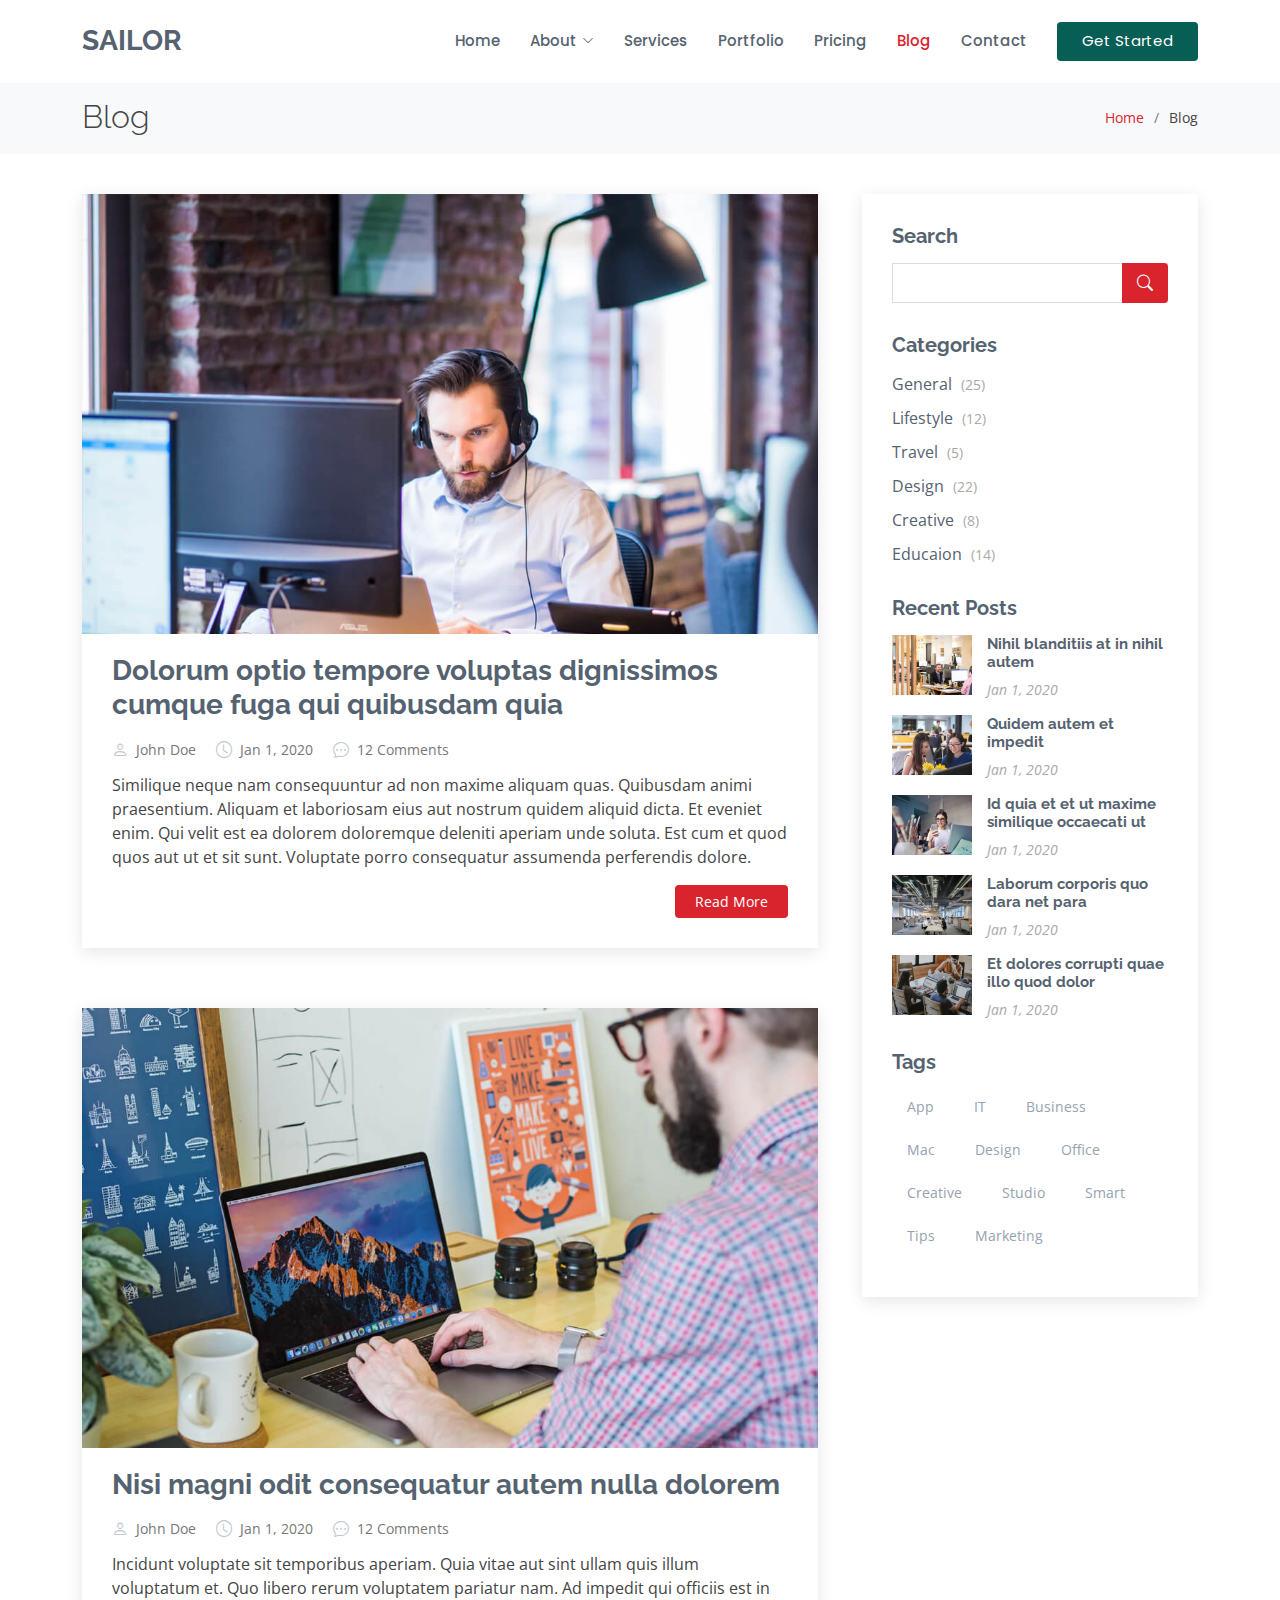
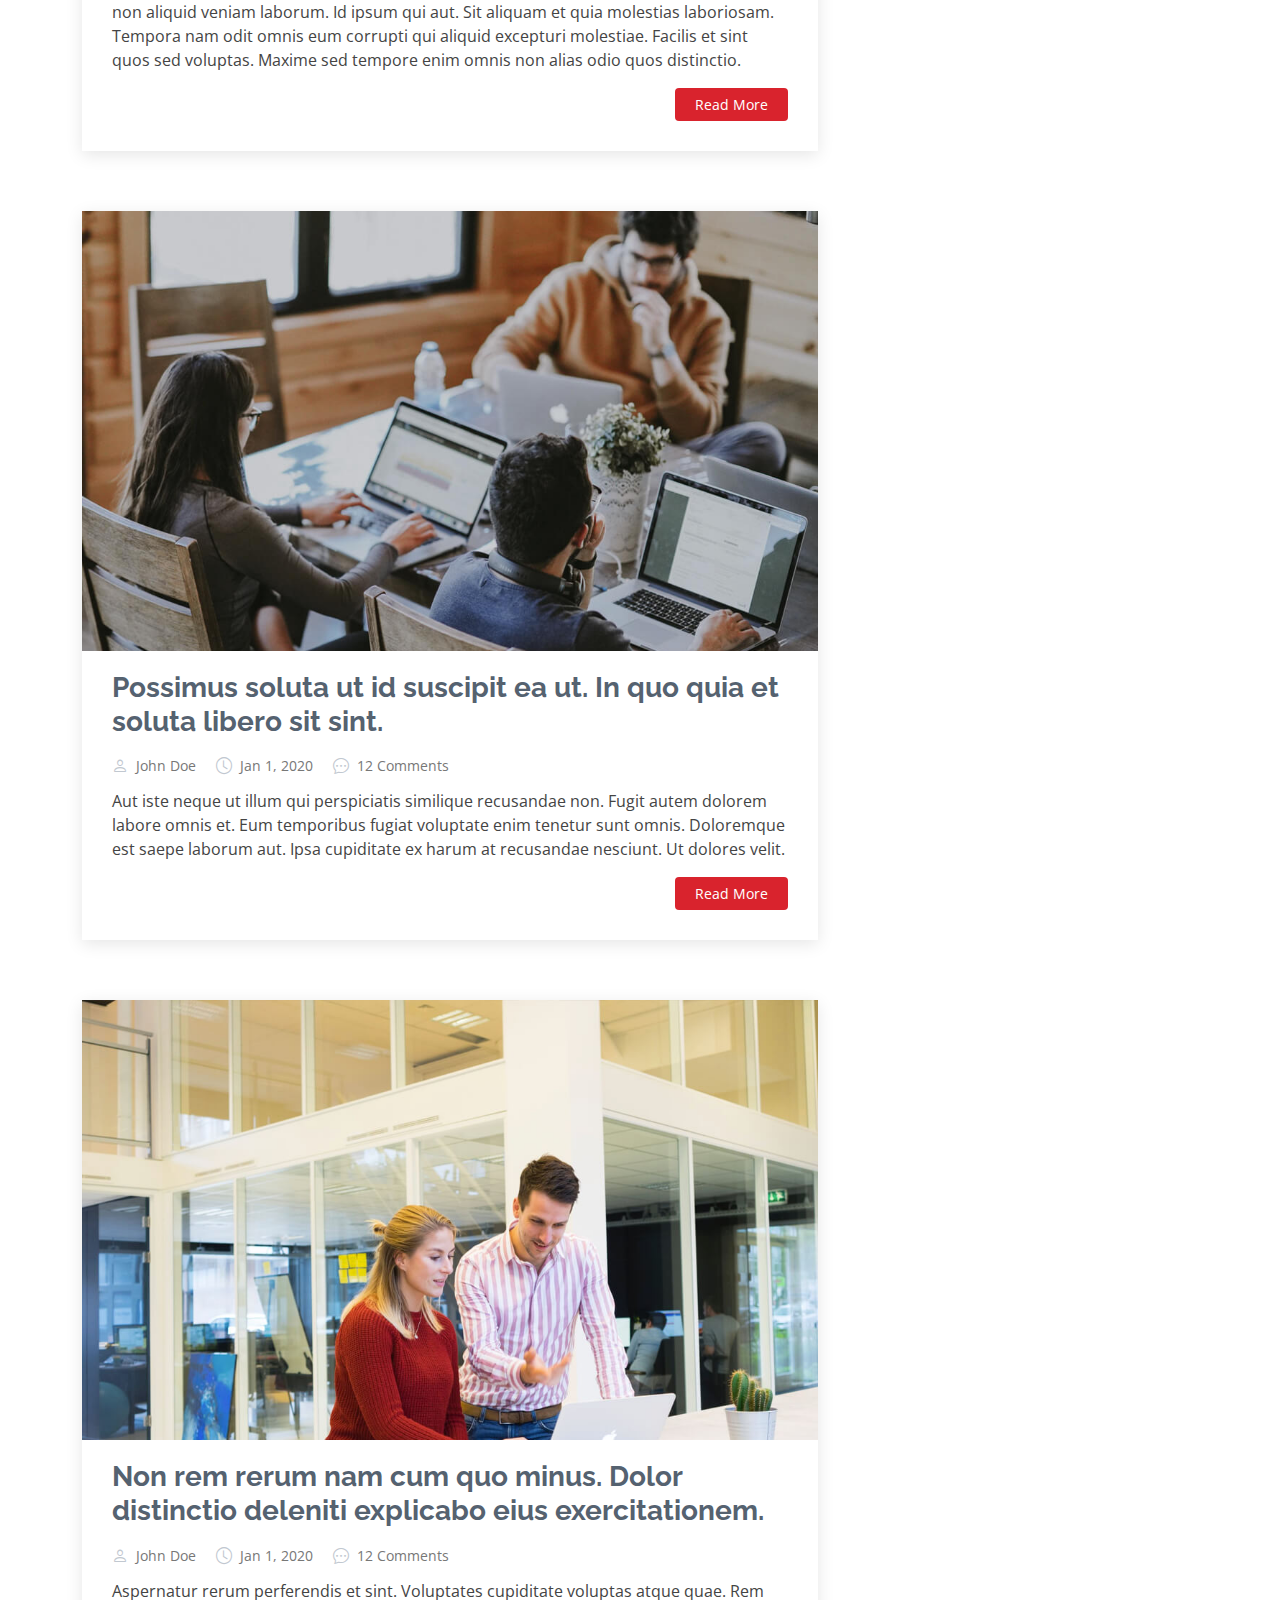
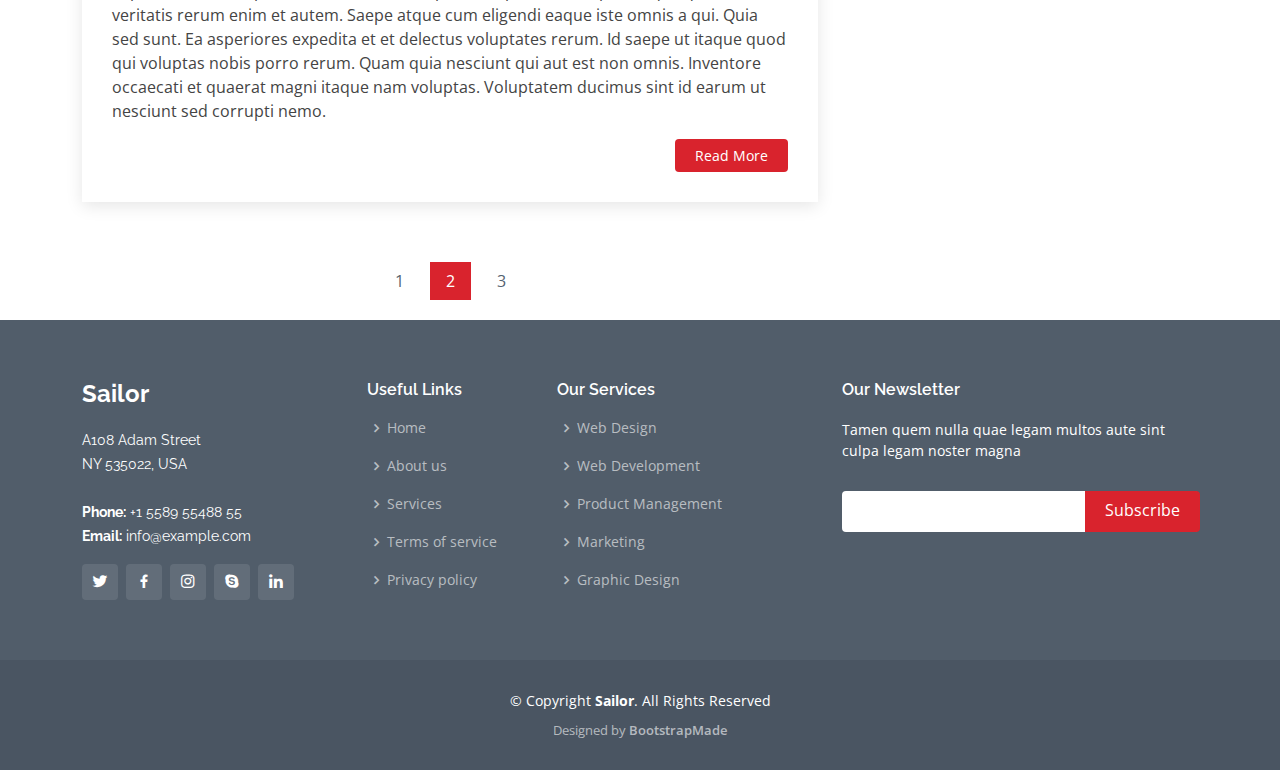
<file: blog.html>
<!DOCTYPE html>
<html lang="en">

<head>
  <meta charset="utf-8">
  <meta content="width=device-width, initial-scale=1.0" name="viewport">

  <title>Blog - Sailor Bootstrap Template</title>
  <meta content="" name="description">
  <meta content="" name="keywords">

  <!-- Favicons -->
  <link href="assets/img/favicon.png" rel="icon">
  <link href="assets/img/apple-touch-icon.png" rel="apple-touch-icon">

  <!-- Google Fonts -->
  <link href="https://fonts.googleapis.com/css?family=Open+Sans:300,300i,400,400i,600,600i,700,700i|Raleway:300,300i,400,400i,500,500i,600,600i,700,700i|Poppins:300,300i,400,400i,500,500i,600,600i,700,700i" rel="stylesheet">

  <!-- Vendor CSS Files -->
  <link href="assets/vendor/animate.css/animate.min.css" rel="stylesheet">
  <link href="assets/vendor/bootstrap/css/bootstrap.min.css" rel="stylesheet">
  <link href="assets/vendor/bootstrap-icons/bootstrap-icons.css" rel="stylesheet">
  <link href="assets/vendor/boxicons/css/boxicons.min.css" rel="stylesheet">
  <link href="assets/vendor/glightbox/css/glightbox.min.css" rel="stylesheet">
  <link href="assets/vendor/remixicon/remixicon.css" rel="stylesheet">
  <link href="assets/vendor/swiper/swiper-bundle.min.css" rel="stylesheet">

  <!-- Template Main CSS File -->
  <link href="assets/css/style.css" rel="stylesheet">

<!-- Google Adsense code -->
  <script async src="https://pagead2.googlesyndication.com/pagead/js/adsbygoogle.js?client=ca-pub-7159367389896148"
     crossorigin="anonymous"></script>
</head>

<body>

  <!-- ======= Header ======= -->
  <header id="header" class="fixed-top d-flex align-items-center">
    <div class="container d-flex align-items-center">

      <h1 class="logo me-auto"><a href="index.html">Sailor</a></h1>
      <!-- Uncomment below if you prefer to use an image logo -->
      <!-- <a href="index.html" class="logo me-auto"><img src="assets/img/logo.png" alt="" class="img-fluid"></a>-->

      <nav id="navbar" class="navbar">
        <ul>
          <li><a href="index.html">Home</a></li>

          <li class="dropdown"><a href="#"><span>About</span> <i class="bi bi-chevron-down"></i></a>
            <ul>
              <li><a href="about.html">About</a></li>
              <li><a href="team.html">Team</a></li>
              <li><a href="testimonials.html">Testimonials</a></li>

              <li class="dropdown"><a href="#"><span>Deep Drop Down</span> <i class="bi bi-chevron-right"></i></a>
                <ul>
                  <li><a href="#">Deep Drop Down 1</a></li>
                  <li><a href="#">Deep Drop Down 2</a></li>
                  <li><a href="#">Deep Drop Down 3</a></li>
                  <li><a href="#">Deep Drop Down 4</a></li>
                  <li><a href="#">Deep Drop Down 5</a></li>
                </ul>
              </li>
            </ul>
          </li>
          <li><a href="services.html">Services</a></li>
          <li><a href="portfolio.html">Portfolio</a></li>
          <li><a href="pricing.html">Pricing</a></li>
          <li><a href="blog.html" class="active">Blog</a></li>

          <li><a href="contact.html">Contact</a></li>
          <li><a href="index.html" class="getstarted">Get Started</a></li>
        </ul>
        <i class="bi bi-list mobile-nav-toggle"></i>
      </nav><!-- .navbar -->

    </div>
  </header><!-- End Header -->

  <main id="main">

    <!-- ======= Breadcrumbs ======= -->
    <section id="breadcrumbs" class="breadcrumbs">
      <div class="container">

        <div class="d-flex justify-content-between align-items-center">
          <h2>Blog</h2>
          <ol>
            <li><a href="index.html">Home</a></li>
            <li>Blog</li>
          </ol>
        </div>

      </div>
    </section><!-- End Breadcrumbs -->

    <!-- ======= Blog Section ======= -->
    <section id="blog" class="blog">
      <div class="container" data-aos="fade-up">

        <div class="row">

          <div class="col-lg-8 entries">

            <article class="entry">

              <div class="entry-img">
                <img src="assets/img/blog/blog-1.jpg" alt="" class="img-fluid">
              </div>

              <h2 class="entry-title">
                <a href="blog-single.html">Dolorum optio tempore voluptas dignissimos cumque fuga qui quibusdam quia</a>
              </h2>

              <div class="entry-meta">
                <ul>
                  <li class="d-flex align-items-center"><i class="bi bi-person"></i> <a href="blog-single.html">John Doe</a></li>
                  <li class="d-flex align-items-center"><i class="bi bi-clock"></i> <a href="blog-single.html"><time datetime="2020-01-01">Jan 1, 2020</time></a></li>
                  <li class="d-flex align-items-center"><i class="bi bi-chat-dots"></i> <a href="blog-single.html">12 Comments</a></li>
                </ul>
              </div>

              <div class="entry-content">
                <p>
                  Similique neque nam consequuntur ad non maxime aliquam quas. Quibusdam animi praesentium. Aliquam et laboriosam eius aut nostrum quidem aliquid dicta.
                  Et eveniet enim. Qui velit est ea dolorem doloremque deleniti aperiam unde soluta. Est cum et quod quos aut ut et sit sunt. Voluptate porro consequatur assumenda perferendis dolore.
                </p>
                <div class="read-more">
                  <a href="blog-single.html">Read More</a>
                </div>
              </div>

            </article><!-- End blog entry -->

            <article class="entry">

              <div class="entry-img">
                <img src="assets/img/blog/blog-2.jpg" alt="" class="img-fluid">
              </div>

              <h2 class="entry-title">
                <a href="blog-single.html">Nisi magni odit consequatur autem nulla dolorem</a>
              </h2>

              <div class="entry-meta">
                <ul>
                  <li class="d-flex align-items-center"><i class="bi bi-person"></i> <a href="blog-single.html">John Doe</a></li>
                  <li class="d-flex align-items-center"><i class="bi bi-clock"></i> <a href="blog-single.html"><time datetime="2020-01-01">Jan 1, 2020</time></a></li>
                  <li class="d-flex align-items-center"><i class="bi bi-chat-dots"></i> <a href="blog-single.html">12 Comments</a></li>
                </ul>
              </div>

              <div class="entry-content">
                <p>
                  Incidunt voluptate sit temporibus aperiam. Quia vitae aut sint ullam quis illum voluptatum et. Quo libero rerum voluptatem pariatur nam.
                  Ad impedit qui officiis est in non aliquid veniam laborum. Id ipsum qui aut. Sit aliquam et quia molestias laboriosam. Tempora nam odit omnis eum corrupti qui aliquid excepturi molestiae. Facilis et sint quos sed voluptas. Maxime sed tempore enim omnis non alias odio quos distinctio.
                </p>
                <div class="read-more">
                  <a href="blog-single.html">Read More</a>
                </div>
              </div>

            </article><!-- End blog entry -->

            <article class="entry">

              <div class="entry-img">
                <img src="assets/img/blog/blog-3.jpg" alt="" class="img-fluid">
              </div>

              <h2 class="entry-title">
                <a href="blog-single.html">Possimus soluta ut id suscipit ea ut. In quo quia et soluta libero sit sint.</a>
              </h2>

              <div class="entry-meta">
                <ul>
                  <li class="d-flex align-items-center"><i class="bi bi-person"></i> <a href="blog-single.html">John Doe</a></li>
                  <li class="d-flex align-items-center"><i class="bi bi-clock"></i> <a href="blog-single.html"><time datetime="2020-01-01">Jan 1, 2020</time></a></li>
                  <li class="d-flex align-items-center"><i class="bi bi-chat-dots"></i> <a href="blog-single.html">12 Comments</a></li>
                </ul>
              </div>

              <div class="entry-content">
                <p>
                  Aut iste neque ut illum qui perspiciatis similique recusandae non. Fugit autem dolorem labore omnis et. Eum temporibus fugiat voluptate enim tenetur sunt omnis.
                  Doloremque est saepe laborum aut. Ipsa cupiditate ex harum at recusandae nesciunt. Ut dolores velit.
                </p>
                <div class="read-more">
                  <a href="blog-single.html">Read More</a>
                </div>
              </div>

            </article><!-- End blog entry -->

            <article class="entry">

              <div class="entry-img">
                <img src="assets/img/blog/blog-4.jpg" alt="" class="img-fluid">
              </div>

              <h2 class="entry-title">
                <a href="blog-single.html">Non rem rerum nam cum quo minus. Dolor distinctio deleniti explicabo eius exercitationem.</a>
              </h2>

              <div class="entry-meta">
                <ul>
                  <li class="d-flex align-items-center"><i class="bi bi-person"></i> <a href="blog-single.html">John Doe</a></li>
                  <li class="d-flex align-items-center"><i class="bi bi-clock"></i> <a href="blog-single.html"><time datetime="2020-01-01">Jan 1, 2020</time></a></li>
                  <li class="d-flex align-items-center"><i class="bi bi-chat-dots"></i> <a href="blog-single.html">12 Comments</a></li>
                </ul>
              </div>

              <div class="entry-content">
                <p>
                  Aspernatur rerum perferendis et sint. Voluptates cupiditate voluptas atque quae. Rem veritatis rerum enim et autem. Saepe atque cum eligendi eaque iste omnis a qui.
                  Quia sed sunt. Ea asperiores expedita et et delectus voluptates rerum. Id saepe ut itaque quod qui voluptas nobis porro rerum. Quam quia nesciunt qui aut est non omnis. Inventore occaecati et quaerat magni itaque nam voluptas. Voluptatem ducimus sint id earum ut nesciunt sed corrupti nemo.
                </p>
                <div class="read-more">
                  <a href="blog-single.html">Read More</a>
                </div>
              </div>

            </article><!-- End blog entry -->

            <div class="blog-pagination">
              <ul class="justify-content-center">
                <li><a href="#">1</a></li>
                <li class="active"><a href="#">2</a></li>
                <li><a href="#">3</a></li>
              </ul>
            </div>

          </div><!-- End blog entries list -->

          <div class="col-lg-4">

            <div class="sidebar">

              <h3 class="sidebar-title">Search</h3>
              <div class="sidebar-item search-form">
                <form action="">
                  <input type="text">
                  <button type="submit"><i class="bi bi-search"></i></button>
                </form>
              </div><!-- End sidebar search formn-->

              <h3 class="sidebar-title">Categories</h3>
              <div class="sidebar-item categories">
                <ul>
                  <li><a href="#">General <span>(25)</span></a></li>
                  <li><a href="#">Lifestyle <span>(12)</span></a></li>
                  <li><a href="#">Travel <span>(5)</span></a></li>
                  <li><a href="#">Design <span>(22)</span></a></li>
                  <li><a href="#">Creative <span>(8)</span></a></li>
                  <li><a href="#">Educaion <span>(14)</span></a></li>
                </ul>
              </div><!-- End sidebar categories-->

              <h3 class="sidebar-title">Recent Posts</h3>
              <div class="sidebar-item recent-posts">
                <div class="post-item clearfix">
                  <img src="assets/img/blog/blog-recent-1.jpg" alt="">
                  <h4><a href="blog-single.html">Nihil blanditiis at in nihil autem</a></h4>
                  <time datetime="2020-01-01">Jan 1, 2020</time>
                </div>

                <div class="post-item clearfix">
                  <img src="assets/img/blog/blog-recent-2.jpg" alt="">
                  <h4><a href="blog-single.html">Quidem autem et impedit</a></h4>
                  <time datetime="2020-01-01">Jan 1, 2020</time>
                </div>

                <div class="post-item clearfix">
                  <img src="assets/img/blog/blog-recent-3.jpg" alt="">
                  <h4><a href="blog-single.html">Id quia et et ut maxime similique occaecati ut</a></h4>
                  <time datetime="2020-01-01">Jan 1, 2020</time>
                </div>

                <div class="post-item clearfix">
                  <img src="assets/img/blog/blog-recent-4.jpg" alt="">
                  <h4><a href="blog-single.html">Laborum corporis quo dara net para</a></h4>
                  <time datetime="2020-01-01">Jan 1, 2020</time>
                </div>

                <div class="post-item clearfix">
                  <img src="assets/img/blog/blog-recent-5.jpg" alt="">
                  <h4><a href="blog-single.html">Et dolores corrupti quae illo quod dolor</a></h4>
                  <time datetime="2020-01-01">Jan 1, 2020</time>
                </div>

              </div><!-- End sidebar recent posts-->

              <h3 class="sidebar-title">Tags</h3>
              <div class="sidebar-item tags">
                <ul>
                  <li><a href="#">App</a></li>
                  <li><a href="#">IT</a></li>
                  <li><a href="#">Business</a></li>
                  <li><a href="#">Mac</a></li>
                  <li><a href="#">Design</a></li>
                  <li><a href="#">Office</a></li>
                  <li><a href="#">Creative</a></li>
                  <li><a href="#">Studio</a></li>
                  <li><a href="#">Smart</a></li>
                  <li><a href="#">Tips</a></li>
                  <li><a href="#">Marketing</a></li>
                </ul>
              </div><!-- End sidebar tags-->

            </div><!-- End sidebar -->

          </div><!-- End blog sidebar -->

        </div>

      </div>
    </section><!-- End Blog Section -->

  </main><!-- End #main -->

  <!-- ======= Footer ======= -->
  <footer id="footer">
    <div class="footer-top">
      <div class="container">
        <div class="row">

          <div class="col-lg-3 col-md-6">
            <div class="footer-info">
              <h3>Sailor</h3>
              <p>
                A108 Adam Street <br>
                NY 535022, USA<br><br>
                <strong>Phone:</strong> +1 5589 55488 55<br>
                <strong>Email:</strong> info@example.com<br>
              </p>
              <div class="social-links mt-3">
                <a href="#" class="twitter"><i class="bx bxl-twitter"></i></a>
                <a href="#" class="facebook"><i class="bx bxl-facebook"></i></a>
                <a href="#" class="instagram"><i class="bx bxl-instagram"></i></a>
                <a href="#" class="google-plus"><i class="bx bxl-skype"></i></a>
                <a href="#" class="linkedin"><i class="bx bxl-linkedin"></i></a>
              </div>
            </div>
          </div>

          <div class="col-lg-2 col-md-6 footer-links">
            <h4>Useful Links</h4>
            <ul>
              <li><i class="bx bx-chevron-right"></i> <a href="#">Home</a></li>
              <li><i class="bx bx-chevron-right"></i> <a href="#">About us</a></li>
              <li><i class="bx bx-chevron-right"></i> <a href="#">Services</a></li>
              <li><i class="bx bx-chevron-right"></i> <a href="#">Terms of service</a></li>
              <li><i class="bx bx-chevron-right"></i> <a href="#">Privacy policy</a></li>
            </ul>
          </div>

          <div class="col-lg-3 col-md-6 footer-links">
            <h4>Our Services</h4>
            <ul>
              <li><i class="bx bx-chevron-right"></i> <a href="#">Web Design</a></li>
              <li><i class="bx bx-chevron-right"></i> <a href="#">Web Development</a></li>
              <li><i class="bx bx-chevron-right"></i> <a href="#">Product Management</a></li>
              <li><i class="bx bx-chevron-right"></i> <a href="#">Marketing</a></li>
              <li><i class="bx bx-chevron-right"></i> <a href="#">Graphic Design</a></li>
            </ul>
          </div>

          <div class="col-lg-4 col-md-6 footer-newsletter">
            <h4>Our Newsletter</h4>
            <p>Tamen quem nulla quae legam multos aute sint culpa legam noster magna</p>
            <form action="" method="post">
              <input type="email" name="email"><input type="submit" value="Subscribe">
            </form>

          </div>

        </div>
      </div>
    </div>

    <div class="container">
      <div class="copyright">
        &copy; Copyright <strong><span>Sailor</span></strong>. All Rights Reserved
      </div>
      <div class="credits">
        <!-- All the links in the footer should remain intact. -->
        <!-- You can delete the links only if you purchased the pro version. -->
        <!-- Licensing information: https://bootstrapmade.com/license/ -->
        <!-- Purchase the pro version with working PHP/AJAX contact form: https://bootstrapmade.com/sailor-free-bootstrap-theme/ -->
        Designed by <a href="https://bootstrapmade.com/">BootstrapMade</a>
      </div>
    </div>
  </footer><!-- End Footer -->

  <a href="#" class="back-to-top d-flex align-items-center justify-content-center"><i class="bi bi-arrow-up-short"></i></a>

  <!-- Vendor JS Files -->
  <script src="assets/vendor/bootstrap/js/bootstrap.bundle.min.js"></script>
  <script src="assets/vendor/glightbox/js/glightbox.min.js"></script>
  <script src="assets/vendor/isotope-layout/isotope.pkgd.min.js"></script>
  <script src="assets/vendor/php-email-form/validate.js"></script>
  <script src="assets/vendor/swiper/swiper-bundle.min.js"></script>
  <script src="assets/vendor/waypoints/noframework.waypoints.js"></script>

  <!-- Template Main JS File -->
  <script src="assets/js/main.js"></script>
<!-- Google Adsense Responsive code -->
<script async src="https://pagead2.googlesyndication.com/pagead/js/adsbygoogle.js?client=ca-pub-7159367389896148"
     crossorigin="anonymous"></script>
<!-- Gioorarelimited -->
<ins class="adsbygoogle"
     style="display:block"
     data-ad-client="ca-pub-7159367389896148"
     data-ad-slot="9328938991"
     data-ad-format="auto"
     data-full-width-responsive="true"></ins>
<script>
     (adsbygoogle = window.adsbygoogle || []).push({});
</script>
</body>

</html>
</file>
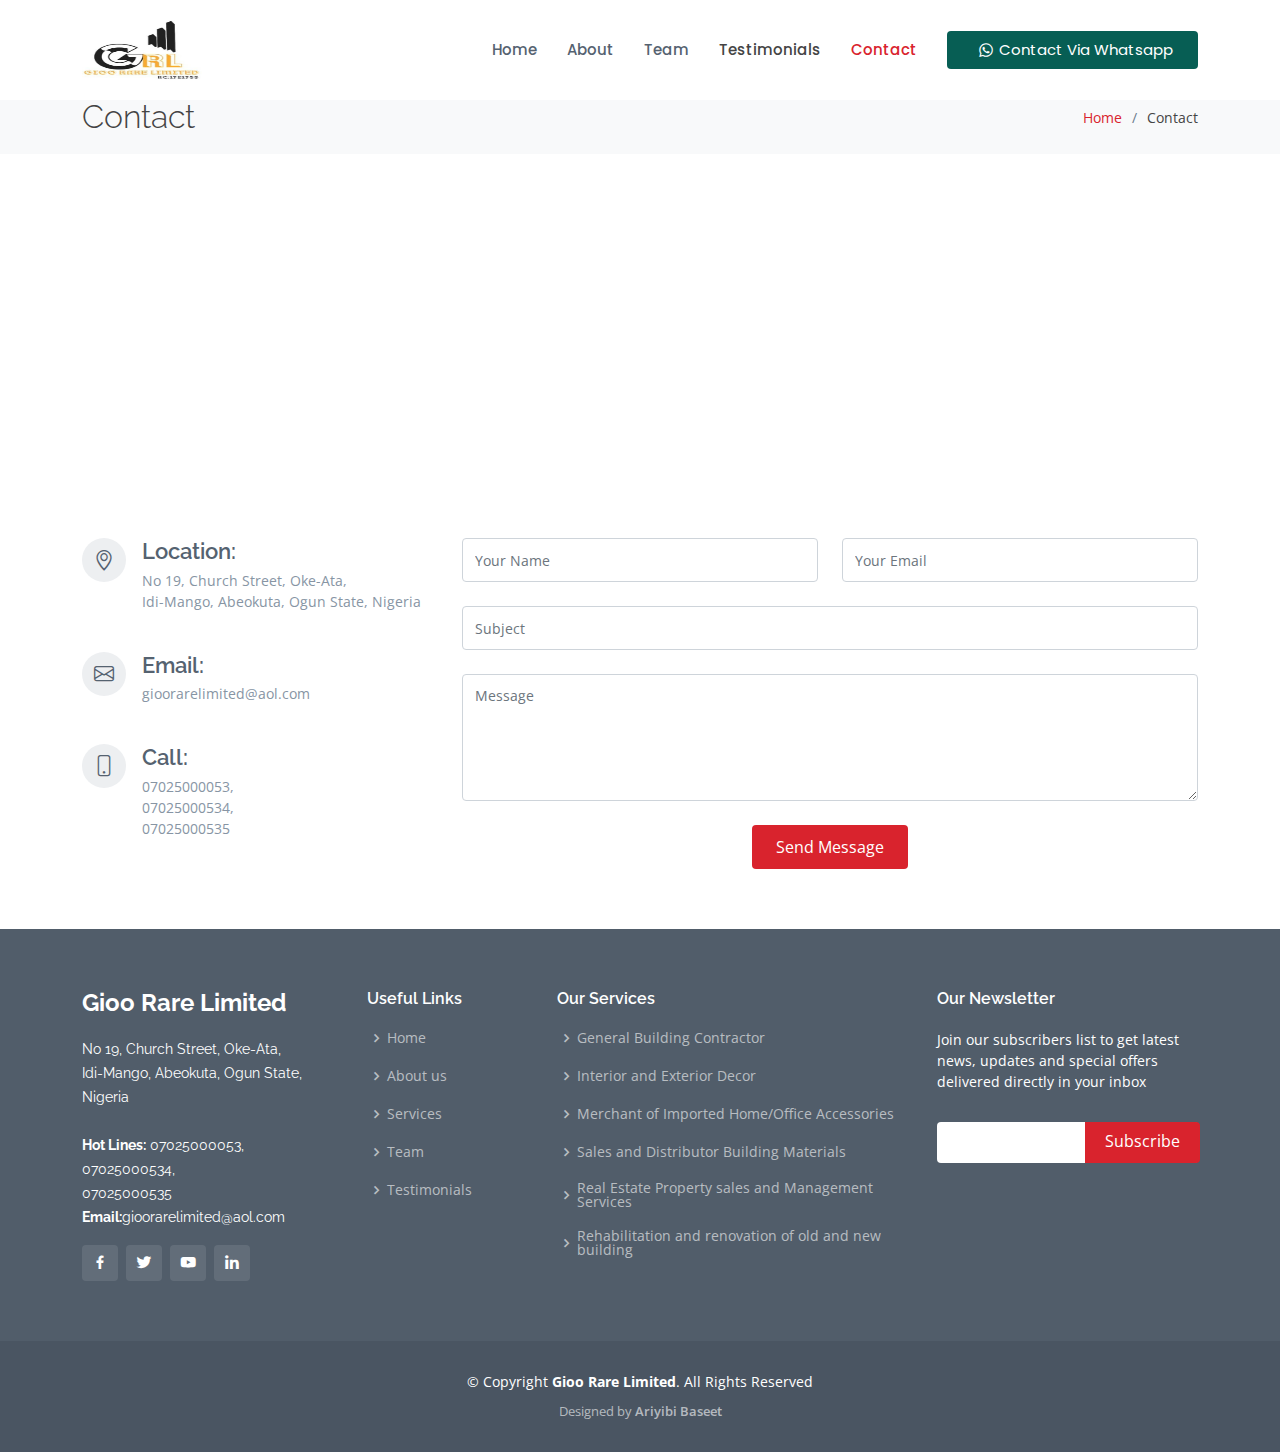
<file: contact.html>
<!DOCTYPE html>
<html lang="en">

<head>
  <meta charset="utf-8">
  <meta content="width=device-width, initial-scale=1.0" name="viewport">

  <title> Contact || Gioo Rare Limited</title>
  <meta name="description" content="GIOO RARE LIMITED Rc:1721735. Targeting the sustainable development and growth of the society through our company's short and long-term strategy">
  <meta name="keywords" content="GENERAL BUILDING CONTRACTOR, INTERIOR AND EXTERIOR DECOR, MERCHANT OF IMPORTED HOME/OFFICE ACCESSORIES, SALES AND DISTRIBUTOR BUILDING MATERIALS, REAL ESTATE PROPERTY SALES AND MANAGEMENT SERVICES, REHABILITATION AND RENOVATION OF OLD AND NEW BUILDING">

  <!-- Favicons -->
  <link href="assets/img/our project/logo.jpeg" rel="icon">
  <!-- <link href="assets/img/apple-touch-icon.png" rel="apple-touch-icon"> -->

  <!-- Google Fonts -->
  <link href="https://fonts.googleapis.com/css?family=Open+Sans:300,300i,400,400i,600,600i,700,700i|Raleway:300,300i,400,400i,500,500i,600,600i,700,700i|Poppins:300,300i,400,400i,500,500i,600,600i,700,700i" rel="stylesheet">

  <script async src="https://pagead2.googlesyndication.com/pagead/js/adsbygoogle.js?client=ca-pub-7159367389896148" crossorigin="anonymous"></script>
  <!-- Vendor CSS Files -->
  <link href="assets/vendor/animate.css/animate.min.css" rel="stylesheet">
  <link href="assets/vendor/bootstrap/css/bootstrap.min.css" rel="stylesheet">
  <link href="assets/vendor/bootstrap-icons/bootstrap-icons.css" rel="stylesheet">
  <link href="assets/vendor/boxicons/css/boxicons.min.css" rel="stylesheet">
  <link href="assets/vendor/glightbox/css/glightbox.min.css" rel="stylesheet">
  <link href="assets/vendor/remixicon/remixicon.css" rel="stylesheet">
  <link href="assets/vendor/swiper/swiper-bundle.min.css" rel="stylesheet">

  <!-- Template Main CSS File -->
  <link href="assets/css/style.css" rel="stylesheet">
<!-- Google Adsense code -->
  <script async src="https://pagead2.googlesyndication.com/pagead/js/adsbygoogle.js?client=ca-pub-7159367389896148"
     crossorigin="anonymous"></script>
</head>

<body>

  <!-- ======= Header ======= -->
  <header id="header" class="fixed-top d-flex align-items-center">
    <div class="container d-flex align-items-center">

      <!-- <h1 class="logo me-auto"><a href="index.html">GRL</a></h1> -->
      <!-- Uncomment below if you prefer to use an image logo -->
      <a href="index.html" class="logo me-auto"><img src="assets/img/our project/logo.jpeg" alt="" class="img-fluid"></a>

      <nav id="navbar" class="navbar">
        <ul>
          <li><a href="index.html">Home</a></li>
          <li><a href="about.html">About</a></li>
          <li><a href="team.html">Team</a></li>
          <li><a style="user-select:none;" onclick="alert('Not Available at the Moment...')">Testimonials</a></li>
          <!-- <li><a href="services.html">Services</a></li>
          <li><a href="portfolio.html">Portfolio</a></li> -->
          <li><a href="contact.html" class="active">Contact</a></li>
          <li><a href="https://wa.me/message/HKQ2NNLW7AM6K1" class="getstarted"><i class="bx bxl-whatsapp" style="font-size:18px;"></i> &nbsp;Contact Via Whatsapp</a></li>
        </ul>
        <i class="bi bi-list mobile-nav-toggle"></i>
      </nav><!-- .navbar -->

    </div>
  </header><!-- End Header -->

  <main id="main">

    <!-- ======= Breadcrumbs ======= -->
    <section id="breadcrumbs" class="breadcrumbs">
      <div class="container">

        <div class="d-flex justify-content-between align-items-center">
          <h2>Contact</h2>
          <ol>
            <li><a href="index.html">Home</a></li>
            <li>Contact</li>
          </ol>
        </div>

      </div>
    </section><!-- End Breadcrumbs -->

    <!-- ======= Contact Section ======= -->
    <section id="contact" class="contact">
      <div class="container">

        <div>
          <iframe src="https://www.google.com/maps/embed?pb=!1m18!1m12!1m3!1d63343.57532441027!2d3.2878648201140512!3d7.129066694892649!2m3!1f0!2f0!3f0!3m2!1i1024!2i768!4f13.1!3m3!1m2!1s0x103a4dbce81f969d%3A0x44921051ae337c5b!2sOke-Ata%20Housing%20Estate!5e0!3m2!1sen!2sng!4v1636666820223!5m2!1sen!2sng" style="border:0; width: 100%; height: 270px;" allowfullscreen="" loading="lazy"></iframe>
        </div>

        <div class="row mt-5">

          <div class="col-lg-4">
            <div class="info">
              <div class="address">
                <i class="bi bi-geo-alt"></i>
                <h4>Location:</h4>
                <p>
                  No 19, Church Street, Oke-Ata,
                  <br>
                  Idi-Mango, Abeokuta, Ogun State, Nigeria
                </p>
              </div>

              <div class="email">
                <i class="bi bi-envelope"></i>
                <h4>Email:</h4>
                <p>gioorarelimited@aol.com</p>
              </div>

              <div class="phone">
                <i class="bi bi-phone"></i>
                <h4>Call:</h4>
                <p>07025000053, <br>07025000534, <br>07025000535<br></p>
              </div>

            </div>

          </div>

          <div class="col-lg-8 mt-5 mt-lg-0">

            <form action="forms/contact.php" method="post" role="form" class="php-email-form">
              <div class="row">
                <div class="col-md-6 form-group">
                  <input type="text" name="name" class="form-control" id="name" placeholder="Your Name" required>
                </div>
                <div class="col-md-6 form-group mt-3 mt-md-0">
                  <input type="email" class="form-control" name="email" id="email" placeholder="Your Email" required>
                </div>
              </div>
              <div class="form-group mt-3">
                <input type="text" class="form-control" name="subject" id="subject" placeholder="Subject" required>
              </div>
              <div class="form-group mt-3">
                <textarea class="form-control" name="message" rows="5" placeholder="Message" required></textarea>
              </div>
              <div class="my-3">
                <div class="loading">Loading</div>
                <div class="error-message"></div>
                <div class="sent-message">Your message has been sent. Thank you!</div>
              </div>
              <div class="text-center"><button type="submit">Send Message</button></div>
            </form>

          </div>

        </div>

      </div>
    </section><!-- End Contact Section -->

  </main><!-- End #main -->

    <!-- ======= Footer ======= -->
    <footer id="footer">
      <div class="footer-top">
        <div class="container">
          <div class="row">
  
            <div class="col-lg-3 col-md-6">
              <div class="footer-info">
                <h3>Gioo Rare Limited</h3>
                <p>
                  No 19, Church Street, Oke-Ata, <br>
                  Idi-Mango, Abeokuta, Ogun State, Nigeria<br><br>
                  <strong>Hot Lines:</strong> 07025000053, <br>07025000534, <br>07025000535<br>
                  <strong>Email:</strong>gioorarelimited@aol.com<br>
                </p>
                <div class="social-links mt-3">
                  <a href="#" class="facebook"><i class="bx bxl-facebook"></i></a>
                  <a href="#" class="twitter"><i class="bx bxl-twitter"></i></a>
                  <!-- <a href="#" class="instagram"><i class="bx bxl-whatsapp"></i></a> -->
                  <a href="#" class="google-plus"><i class="bx bxl-youtube"></i></a>
                  <a href="https://linkedin.com/in/gioo-rare-ltd-3aa0b7226" class="linkedin" target="_blank"><i class="bx bxl-linkedin"></i></a>
                </div>
              </div>
            </div>
  
            <div class="col-lg-2 col-md-6 footer-links">
              <h4>Useful Links</h4>
              <ul>
                <li><i class="bx bx-chevron-right"></i> <a href="#">Home</a></li>
                <li><i class="bx bx-chevron-right"></i> <a href="./about.html">About us</a></li>
                <li><i class="bx bx-chevron-right"></i> <a href="index.html#services">Services</a></li>
                <li><i class="bx bx-chevron-right"></i> <a href="./team.html">Team</a></li>
                <li><i class="bx bx-chevron-right"></i> <a style="user-select:none;" onclick="alert('Not Available at the Moment...')">Testimonials</a></li>
              </ul>
            </div>
  
            <div class="col-lg-4 col-md-6 footer-links">
              <h4>Our Services</h4>
              <ul>
                <li><i class="bx bx-chevron-right"></i> <a href="index.html#services">General Building Contractor</a></li>
                <li><i class="bx bx-chevron-right"></i> <a href="index.html#services">Interior and Exterior Decor</a></li>
                <li><i class="bx bx-chevron-right"></i> <a href="index.html#services">Merchant of Imported Home/Office Accessories</a></li>
                <li><i class="bx bx-chevron-right"></i> <a href="index.html#services">Sales and Distributor Building Materials</a></li>
                <li><i class="bx bx-chevron-right"></i> <a href="index.html#services">Real Estate Property sales and Management Services</a></li>
                <li><i class="bx bx-chevron-right"></i> <a href="index.html#services">Rehabilitation and renovation of old and new building</a></li>
              </ul>
            </div>
  
            <div class="col-lg-3 col-md-6 footer-newsletter">
              <h4>Our Newsletter</h4>
              <p>Join our subscribers list to get latest news, updates and special offers delivered directly in your inbox</p>
              <form action="" method="post">
                <input type="email" name="email"><input type="submit" value="Subscribe">
              </form>
  
            </div>
  
          </div>
        </div>
      </div>
  
      <div class="container">
        <div class="copyright">
          &copy; Copyright <strong><span>Gioo Rare Limited</span></strong>. All Rights Reserved
        </div>
        <div class="credits">
          Designed by <a href="mailto:ariyibi.baseet@gmail.com">Ariyibi Baseet</a>
        </div>
      </div>
    </footer><!-- End Footer -->

  <a href="#" class="back-to-top d-flex align-items-center justify-content-center"><i class="bi bi-arrow-up-short"></i></a>

  <!-- Vendor JS Files -->
  <script src="assets/vendor/bootstrap/js/bootstrap.bundle.min.js"></script>
  <script src="assets/vendor/glightbox/js/glightbox.min.js"></script>
  <script src="assets/vendor/isotope-layout/isotope.pkgd.min.js"></script>
  <script src="assets/vendor/php-email-form/validate.js"></script>
  <script src="assets/vendor/swiper/swiper-bundle.min.js"></script>
  <script src="assets/vendor/waypoints/noframework.waypoints.js"></script>

  <!-- Template Main JS File -->
  <script src="assets/js/main.js"></script>
<!-- Google Adsense responsive code -->
<script async src="https://pagead2.googlesyndication.com/pagead/js/adsbygoogle.js?client=ca-pub-7159367389896148"
     crossorigin="anonymous"></script>
<!-- Gioorarelimited -->
<ins class="adsbygoogle"
     style="display:block"
     data-ad-client="ca-pub-7159367389896148"
     data-ad-slot="9328938991"
     data-ad-format="auto"
     data-full-width-responsive="true"></ins>
<script>
     (adsbygoogle = window.adsbygoogle || []).push({});
</script>
</body>

</html>
</file>
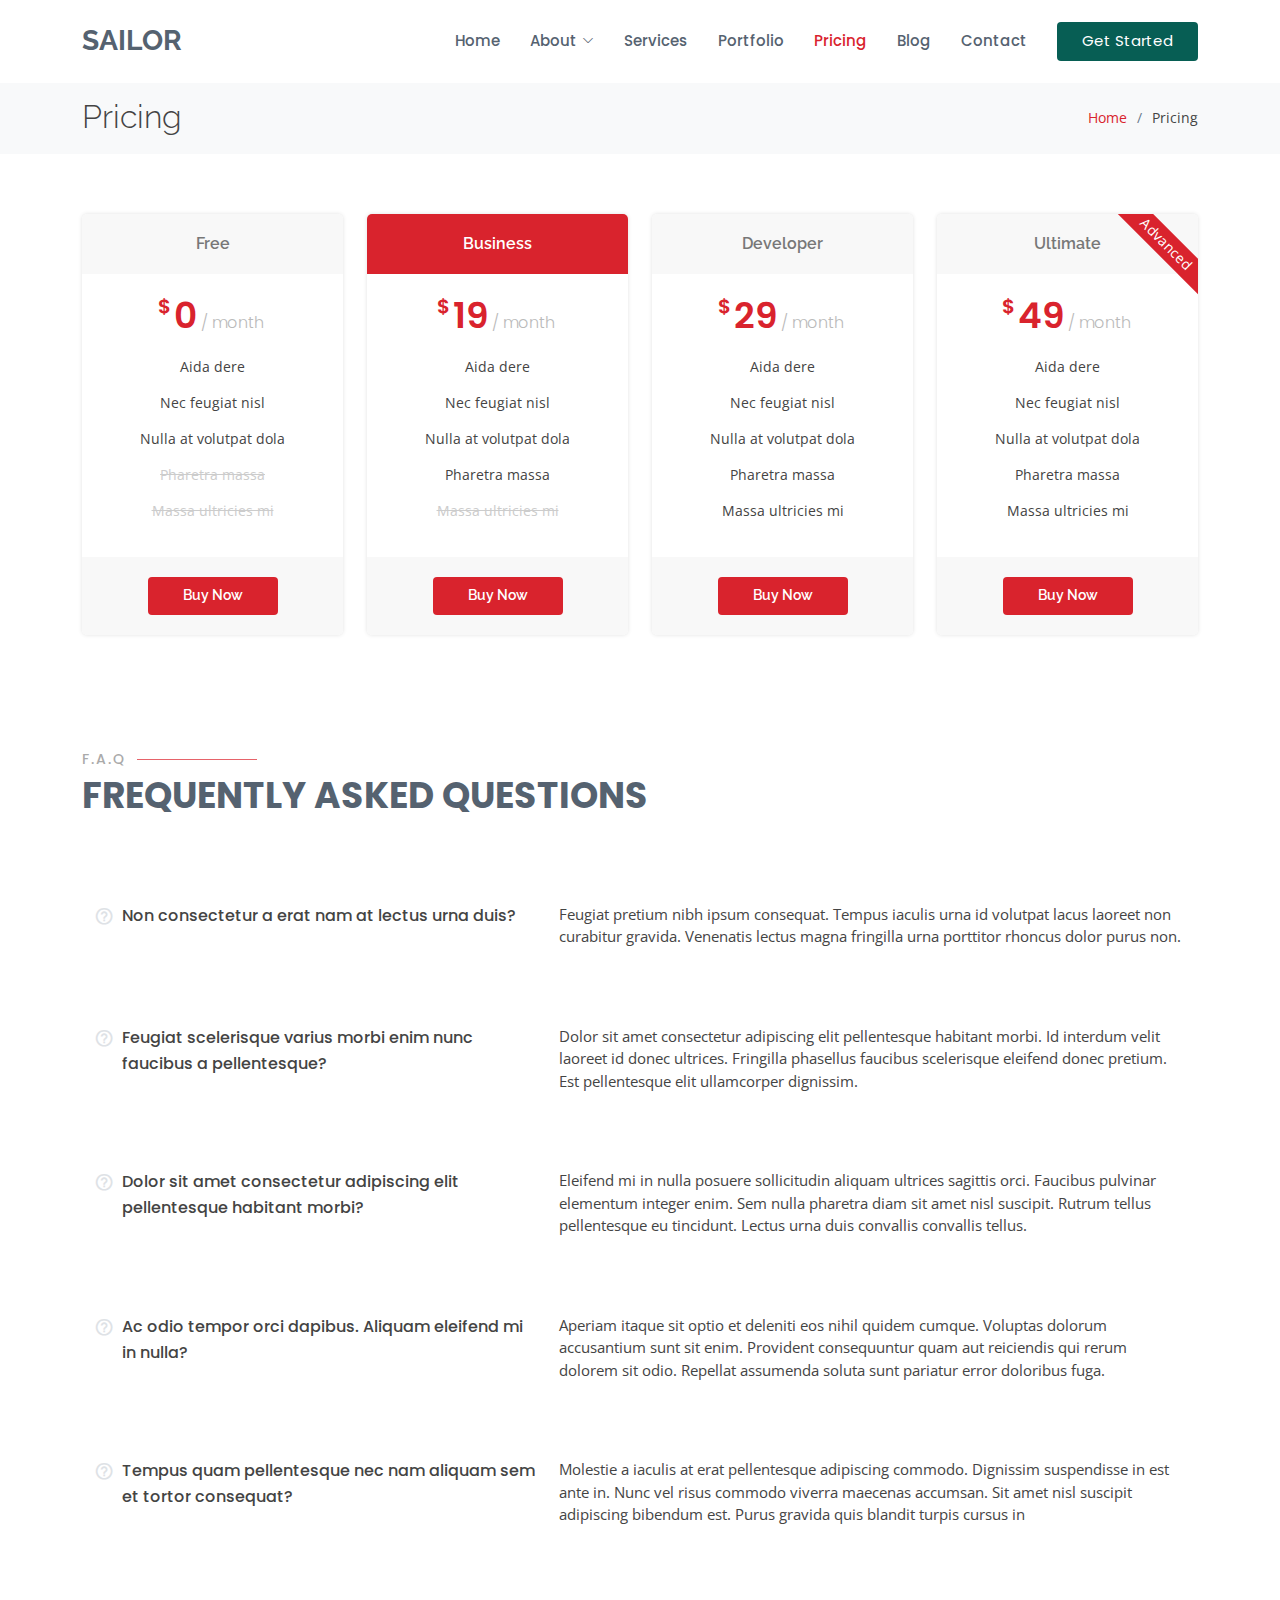
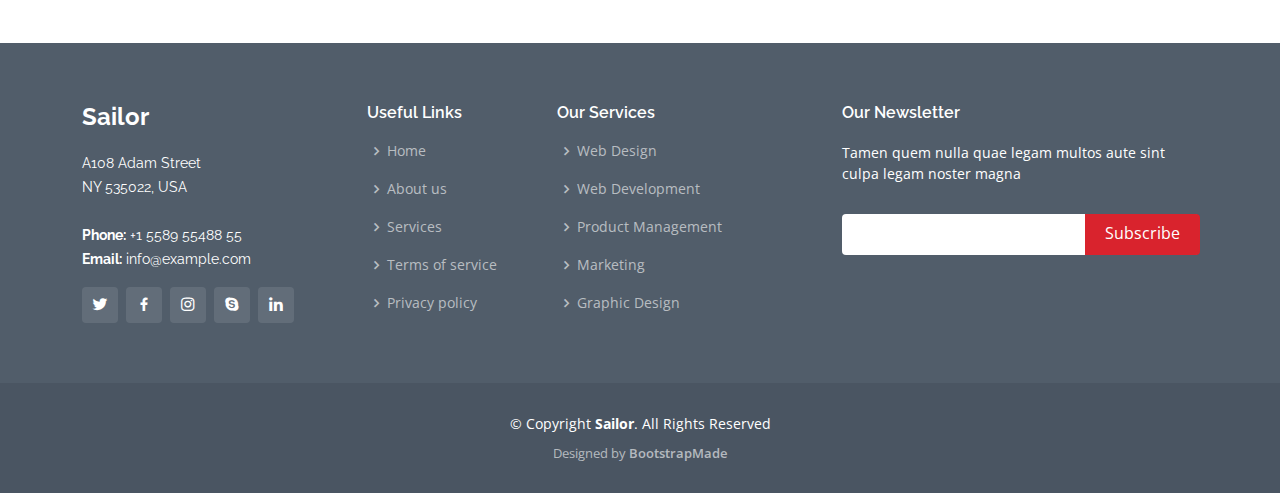
<file: pricing.html>
<!DOCTYPE html>
<html lang="en">

<head>
  <meta charset="utf-8">
  <meta content="width=device-width, initial-scale=1.0" name="viewport">

  <title>Pricing - Sailor Bootstrap Template</title>
  <meta content="" name="description">
  <meta content="" name="keywords">

  <!-- Favicons -->
  <link href="assets/img/favicon.png" rel="icon">
  <link href="assets/img/apple-touch-icon.png" rel="apple-touch-icon">

  <!-- Google Fonts -->
  <link href="https://fonts.googleapis.com/css?family=Open+Sans:300,300i,400,400i,600,600i,700,700i|Raleway:300,300i,400,400i,500,500i,600,600i,700,700i|Poppins:300,300i,400,400i,500,500i,600,600i,700,700i" rel="stylesheet">

  <!-- Vendor CSS Files -->
  <link href="assets/vendor/animate.css/animate.min.css" rel="stylesheet">
  <link href="assets/vendor/bootstrap/css/bootstrap.min.css" rel="stylesheet">
  <link href="assets/vendor/bootstrap-icons/bootstrap-icons.css" rel="stylesheet">
  <link href="assets/vendor/boxicons/css/boxicons.min.css" rel="stylesheet">
  <link href="assets/vendor/glightbox/css/glightbox.min.css" rel="stylesheet">
  <link href="assets/vendor/remixicon/remixicon.css" rel="stylesheet">
  <link href="assets/vendor/swiper/swiper-bundle.min.css" rel="stylesheet">

  <!-- Template Main CSS File -->
  <link href="assets/css/style.css" rel="stylesheet">

  <!-- =======================================================
  * Template Name: Sailor - v4.6.0
  * Template URL: https://bootstrapmade.com/sailor-free-bootstrap-theme/
  * Author: BootstrapMade.com
  * License: https://bootstrapmade.com/license/
  ======================================================== -->
</head>

<body>

  <!-- ======= Header ======= -->
  <header id="header" class="fixed-top d-flex align-items-center">
    <div class="container d-flex align-items-center">

      <h1 class="logo me-auto"><a href="index.html">Sailor</a></h1>
      <!-- Uncomment below if you prefer to use an image logo -->
      <!-- <a href="index.html" class="logo me-auto"><img src="assets/img/logo.png" alt="" class="img-fluid"></a>-->

      <nav id="navbar" class="navbar">
        <ul>
          <li><a href="index.html">Home</a></li>

          <li class="dropdown"><a href="#"><span>About</span> <i class="bi bi-chevron-down"></i></a>
            <ul>
              <li><a href="about.html">About</a></li>
              <li><a href="team.html">Team</a></li>
              <li><a href="testimonials.html">Testimonials</a></li>

              <li class="dropdown"><a href="#"><span>Deep Drop Down</span> <i class="bi bi-chevron-right"></i></a>
                <ul>
                  <li><a href="#">Deep Drop Down 1</a></li>
                  <li><a href="#">Deep Drop Down 2</a></li>
                  <li><a href="#">Deep Drop Down 3</a></li>
                  <li><a href="#">Deep Drop Down 4</a></li>
                  <li><a href="#">Deep Drop Down 5</a></li>
                </ul>
              </li>
            </ul>
          </li>
          <li><a href="services.html">Services</a></li>
          <li><a href="portfolio.html">Portfolio</a></li>
          <li><a href="pricing.html" class="active">Pricing</a></li>
          <li><a href="blog.html">Blog</a></li>

          <li><a href="contact.html">Contact</a></li>
          <li><a href="index.html" class="getstarted">Get Started</a></li>
        </ul>
        <i class="bi bi-list mobile-nav-toggle"></i>
      </nav><!-- .navbar -->

    </div>
  </header><!-- End Header -->

  <main id="main">

    <!-- ======= Breadcrumbs ======= -->
    <section id="breadcrumbs" class="breadcrumbs">
      <div class="container">

        <div class="d-flex justify-content-between align-items-center">
          <h2>Pricing</h2>
          <ol>
            <li><a href="index.html">Home</a></li>
            <li>Pricing</li>
          </ol>
        </div>

      </div>
    </section><!-- End Breadcrumbs -->

    <!-- ======= Pricing Section ======= -->
    <section id="pricing" class="pricing">
      <div class="container">

        <div class="row">

          <div class="col-lg-3 col-md-6">
            <div class="box">
              <h3>Free</h3>
              <h4><sup>$</sup>0<span> / month</span></h4>
              <ul>
                <li>Aida dere</li>
                <li>Nec feugiat nisl</li>
                <li>Nulla at volutpat dola</li>
                <li class="na">Pharetra massa</li>
                <li class="na">Massa ultricies mi</li>
              </ul>
              <div class="btn-wrap">
                <a href="#" class="btn-buy">Buy Now</a>
              </div>
            </div>
          </div>

          <div class="col-lg-3 col-md-6 mt-4 mt-md-0">
            <div class="box featured">
              <h3>Business</h3>
              <h4><sup>$</sup>19<span> / month</span></h4>
              <ul>
                <li>Aida dere</li>
                <li>Nec feugiat nisl</li>
                <li>Nulla at volutpat dola</li>
                <li>Pharetra massa</li>
                <li class="na">Massa ultricies mi</li>
              </ul>
              <div class="btn-wrap">
                <a href="#" class="btn-buy">Buy Now</a>
              </div>
            </div>
          </div>

          <div class="col-lg-3 col-md-6 mt-4 mt-lg-0">
            <div class="box">
              <h3>Developer</h3>
              <h4><sup>$</sup>29<span> / month</span></h4>
              <ul>
                <li>Aida dere</li>
                <li>Nec feugiat nisl</li>
                <li>Nulla at volutpat dola</li>
                <li>Pharetra massa</li>
                <li>Massa ultricies mi</li>
              </ul>
              <div class="btn-wrap">
                <a href="#" class="btn-buy">Buy Now</a>
              </div>
            </div>
          </div>

          <div class="col-lg-3 col-md-6 mt-4 mt-lg-0">
            <div class="box">
              <span class="advanced">Advanced</span>
              <h3>Ultimate</h3>
              <h4><sup>$</sup>49<span> / month</span></h4>
              <ul>
                <li>Aida dere</li>
                <li>Nec feugiat nisl</li>
                <li>Nulla at volutpat dola</li>
                <li>Pharetra massa</li>
                <li>Massa ultricies mi</li>
              </ul>
              <div class="btn-wrap">
                <a href="#" class="btn-buy">Buy Now</a>
              </div>
            </div>
          </div>

        </div>

      </div>
    </section><!-- End Pricing Section -->

    <!-- ======= Frequently Asked Questions Section ======= -->
    <section id="faq" class="faq">
      <div class="container">

        <div class="section-title">
          <h2>F.A.Q</h2>
          <p>Frequently Asked Questions</p>
        </div>

        <div class="row faq-item d-flex align-items-stretch">
          <div class="col-lg-5">
            <i class="bx bx-help-circle"></i>
            <h4>Non consectetur a erat nam at lectus urna duis?</h4>
          </div>
          <div class="col-lg-7">
            <p>
              Feugiat pretium nibh ipsum consequat. Tempus iaculis urna id volutpat lacus laoreet non curabitur gravida. Venenatis lectus magna fringilla urna porttitor rhoncus dolor purus non.
            </p>
          </div>
        </div><!-- End F.A.Q Item-->

        <div class="row faq-item d-flex align-items-stretch">
          <div class="col-lg-5">
            <i class="bx bx-help-circle"></i>
            <h4>Feugiat scelerisque varius morbi enim nunc faucibus a pellentesque?</h4>
          </div>
          <div class="col-lg-7">
            <p>
              Dolor sit amet consectetur adipiscing elit pellentesque habitant morbi. Id interdum velit laoreet id donec ultrices. Fringilla phasellus faucibus scelerisque eleifend donec pretium. Est pellentesque elit ullamcorper dignissim.
            </p>
          </div>
        </div><!-- End F.A.Q Item-->

        <div class="row faq-item d-flex align-items-stretch">
          <div class="col-lg-5">
            <i class="bx bx-help-circle"></i>
            <h4>Dolor sit amet consectetur adipiscing elit pellentesque habitant morbi?</h4>
          </div>
          <div class="col-lg-7">
            <p>
              Eleifend mi in nulla posuere sollicitudin aliquam ultrices sagittis orci. Faucibus pulvinar elementum integer enim. Sem nulla pharetra diam sit amet nisl suscipit. Rutrum tellus pellentesque eu tincidunt. Lectus urna duis convallis convallis tellus.
            </p>
          </div>
        </div><!-- End F.A.Q Item-->

        <div class="row faq-item d-flex align-items-stretch">
          <div class="col-lg-5">
            <i class="bx bx-help-circle"></i>
            <h4>Ac odio tempor orci dapibus. Aliquam eleifend mi in nulla?</h4>
          </div>
          <div class="col-lg-7">
            <p>
              Aperiam itaque sit optio et deleniti eos nihil quidem cumque. Voluptas dolorum accusantium sunt sit enim. Provident consequuntur quam aut reiciendis qui rerum dolorem sit odio. Repellat assumenda soluta sunt pariatur error doloribus fuga.
            </p>
          </div>
        </div><!-- End F.A.Q Item-->

        <div class="row faq-item d-flex align-items-stretch">
          <div class="col-lg-5">
            <i class="bx bx-help-circle"></i>
            <h4>Tempus quam pellentesque nec nam aliquam sem et tortor consequat?</h4>
          </div>
          <div class="col-lg-7">
            <p>
              Molestie a iaculis at erat pellentesque adipiscing commodo. Dignissim suspendisse in est ante in. Nunc vel risus commodo viverra maecenas accumsan. Sit amet nisl suscipit adipiscing bibendum est. Purus gravida quis blandit turpis cursus in
            </p>
          </div>
        </div><!-- End F.A.Q Item-->

      </div>
    </section><!-- End Frequently Asked Questions Section -->

  </main><!-- End #main -->

  <!-- ======= Footer ======= -->
  <footer id="footer">
    <div class="footer-top">
      <div class="container">
        <div class="row">

          <div class="col-lg-3 col-md-6">
            <div class="footer-info">
              <h3>Sailor</h3>
              <p>
                A108 Adam Street <br>
                NY 535022, USA<br><br>
                <strong>Phone:</strong> +1 5589 55488 55<br>
                <strong>Email:</strong> info@example.com<br>
              </p>
              <div class="social-links mt-3">
                <a href="#" class="twitter"><i class="bx bxl-twitter"></i></a>
                <a href="#" class="facebook"><i class="bx bxl-facebook"></i></a>
                <a href="#" class="instagram"><i class="bx bxl-instagram"></i></a>
                <a href="#" class="google-plus"><i class="bx bxl-skype"></i></a>
                <a href="#" class="linkedin"><i class="bx bxl-linkedin"></i></a>
              </div>
            </div>
          </div>

          <div class="col-lg-2 col-md-6 footer-links">
            <h4>Useful Links</h4>
            <ul>
              <li><i class="bx bx-chevron-right"></i> <a href="#">Home</a></li>
              <li><i class="bx bx-chevron-right"></i> <a href="#">About us</a></li>
              <li><i class="bx bx-chevron-right"></i> <a href="#">Services</a></li>
              <li><i class="bx bx-chevron-right"></i> <a href="#">Terms of service</a></li>
              <li><i class="bx bx-chevron-right"></i> <a href="#">Privacy policy</a></li>
            </ul>
          </div>

          <div class="col-lg-3 col-md-6 footer-links">
            <h4>Our Services</h4>
            <ul>
              <li><i class="bx bx-chevron-right"></i> <a href="#">Web Design</a></li>
              <li><i class="bx bx-chevron-right"></i> <a href="#">Web Development</a></li>
              <li><i class="bx bx-chevron-right"></i> <a href="#">Product Management</a></li>
              <li><i class="bx bx-chevron-right"></i> <a href="#">Marketing</a></li>
              <li><i class="bx bx-chevron-right"></i> <a href="#">Graphic Design</a></li>
            </ul>
          </div>

          <div class="col-lg-4 col-md-6 footer-newsletter">
            <h4>Our Newsletter</h4>
            <p>Tamen quem nulla quae legam multos aute sint culpa legam noster magna</p>
            <form action="" method="post">
              <input type="email" name="email"><input type="submit" value="Subscribe">
            </form>

          </div>

        </div>
      </div>
    </div>

    <div class="container">
      <div class="copyright">
        &copy; Copyright <strong><span>Sailor</span></strong>. All Rights Reserved
      </div>
      <div class="credits">
        <!-- All the links in the footer should remain intact. -->
        <!-- You can delete the links only if you purchased the pro version. -->
        <!-- Licensing information: https://bootstrapmade.com/license/ -->
        <!-- Purchase the pro version with working PHP/AJAX contact form: https://bootstrapmade.com/sailor-free-bootstrap-theme/ -->
        Designed by <a href="https://bootstrapmade.com/">BootstrapMade</a>
      </div>
    </div>
  </footer><!-- End Footer -->

  <a href="#" class="back-to-top d-flex align-items-center justify-content-center"><i class="bi bi-arrow-up-short"></i></a>

  <!-- Vendor JS Files -->
  <script src="assets/vendor/bootstrap/js/bootstrap.bundle.min.js"></script>
  <script src="assets/vendor/glightbox/js/glightbox.min.js"></script>
  <script src="assets/vendor/isotope-layout/isotope.pkgd.min.js"></script>
  <script src="assets/vendor/php-email-form/validate.js"></script>
  <script src="assets/vendor/swiper/swiper-bundle.min.js"></script>
  <script src="assets/vendor/waypoints/noframework.waypoints.js"></script>

  <!-- Template Main JS File -->
  <script src="assets/js/main.js"></script>

</body>

</html>
</file>
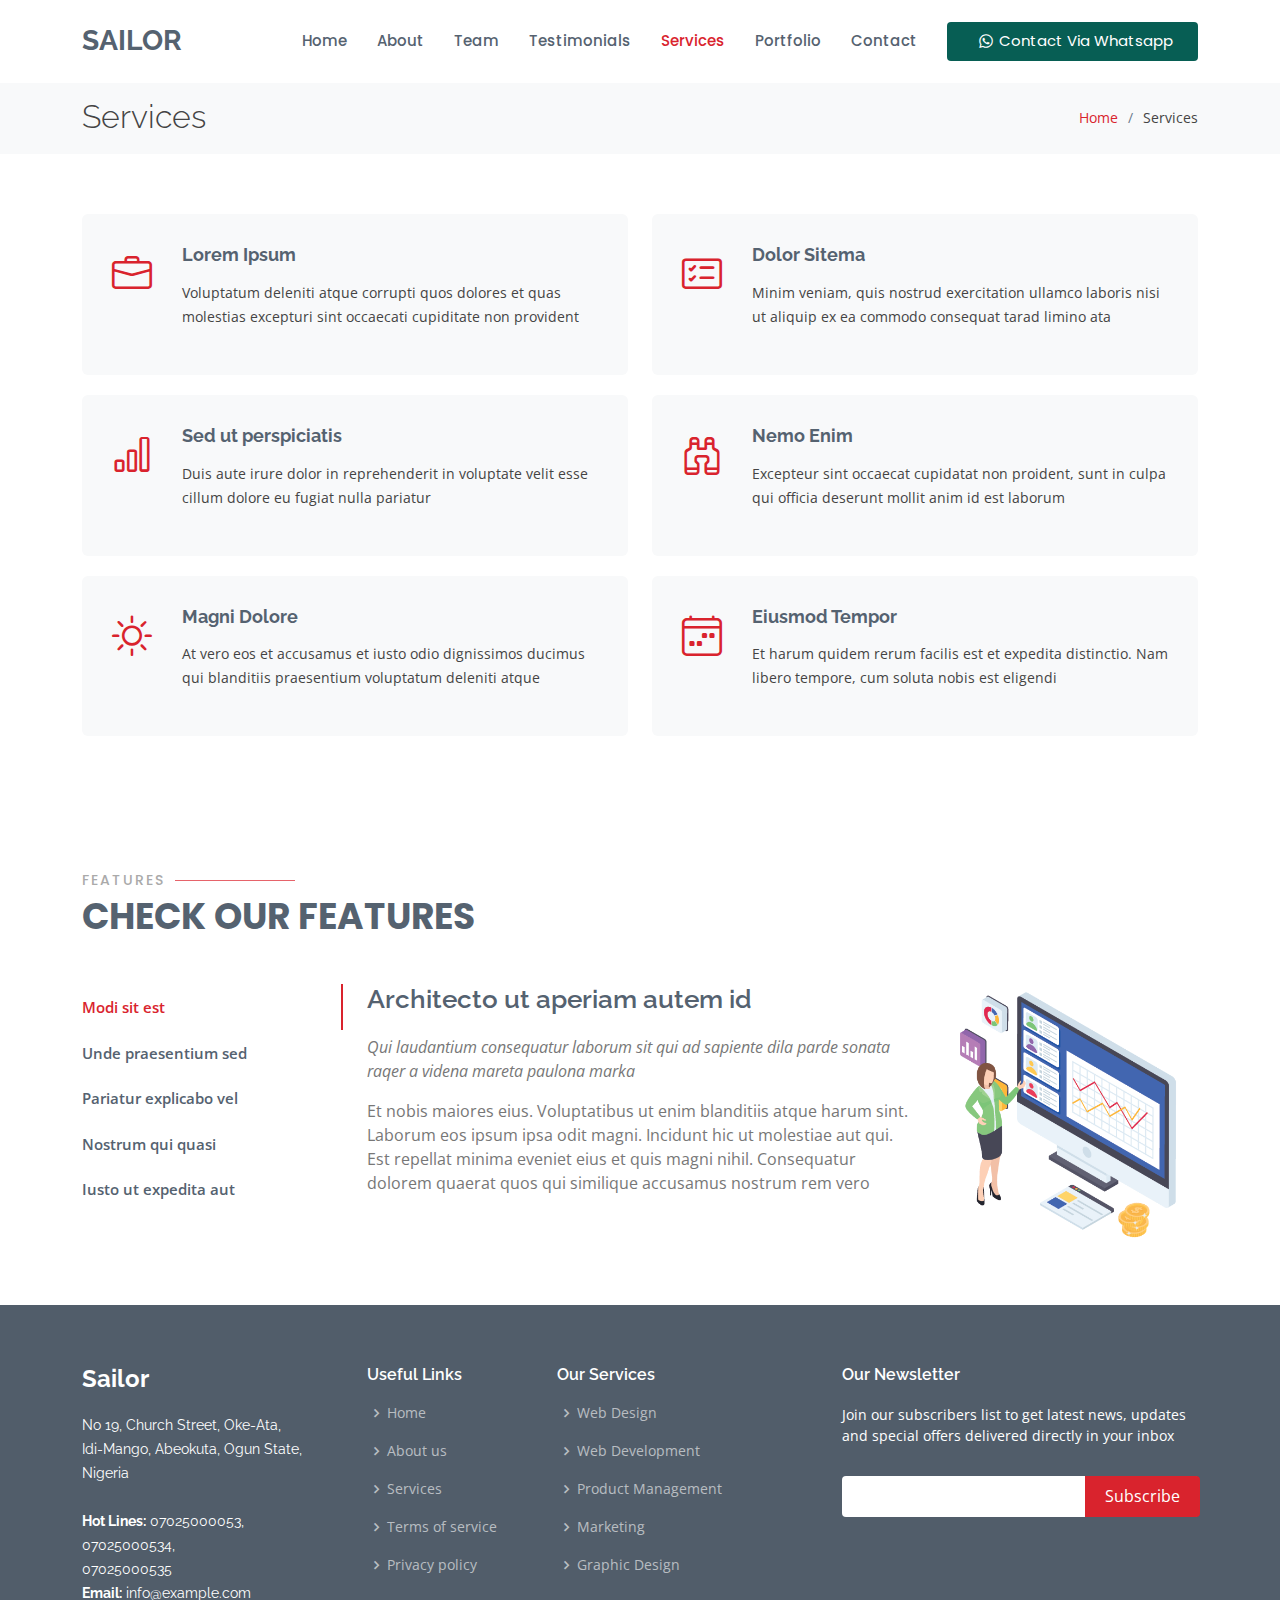
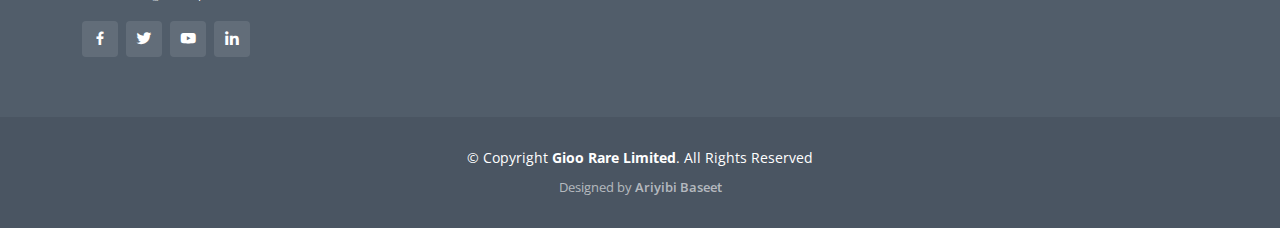
<file: services.html>
<!DOCTYPE html>
<html lang="en">

<head>
  <meta charset="utf-8">
  <meta content="width=device-width, initial-scale=1.0" name="viewport">

  <title>GRL - Services</title>
  <meta content="" name="description">
  <meta content="" name="keywords">

  <!-- Favicons -->
  <link href="assets/img/favicon.png" rel="icon">
  <link href="assets/img/apple-touch-icon.png" rel="apple-touch-icon">

  <!-- Google Fonts -->
  <link href="https://fonts.googleapis.com/css?family=Open+Sans:300,300i,400,400i,600,600i,700,700i|Raleway:300,300i,400,400i,500,500i,600,600i,700,700i|Poppins:300,300i,400,400i,500,500i,600,600i,700,700i" rel="stylesheet">

  <!-- Vendor CSS Files -->
  <link href="assets/vendor/animate.css/animate.min.css" rel="stylesheet">
  <link href="assets/vendor/bootstrap/css/bootstrap.min.css" rel="stylesheet">
  <link href="assets/vendor/bootstrap-icons/bootstrap-icons.css" rel="stylesheet">
  <link href="assets/vendor/boxicons/css/boxicons.min.css" rel="stylesheet">
  <link href="assets/vendor/glightbox/css/glightbox.min.css" rel="stylesheet">
  <link href="assets/vendor/remixicon/remixicon.css" rel="stylesheet">
  <link href="assets/vendor/swiper/swiper-bundle.min.css" rel="stylesheet">

  <!-- Template Main CSS File -->
  <link href="assets/css/style.css" rel="stylesheet">

<!-- Google Adsense code -->
  <script async src="https://pagead2.googlesyndication.com/pagead/js/adsbygoogle.js?client=ca-pub-7159367389896148"
     crossorigin="anonymous"></script>
</head>

<body>

  <!-- ======= Header ======= -->
  <header id="header" class="fixed-top d-flex align-items-center">
    <div class="container d-flex align-items-center">

      <h1 class="logo me-auto"><a href="index.html">Sailor</a></h1>
      <!-- Uncomment below if you prefer to use an image logo -->
      <!-- <a href="index.html" class="logo me-auto"><img src="assets/img/logo.png" alt="" class="img-fluid"></a>-->

      <nav id="navbar" class="navbar">
        <ul>
          <li><a href="index.html">Home</a></li>
          <li><a href="about.html">About</a></li>
          <li><a href="team.html">Team</a></li>
          <li><a href="testimonials.html">Testimonials</a></li>
          <li><a href="services.html" class="active">Services</a></li>
          <li><a href="portfolio.html">Portfolio</a></li>
          <li><a href="contact.html">Contact</a></li>
          <li><a href="#" class="getstarted"><i class="bx bxl-whatsapp" style="font-size:18px;"></i> &nbsp;Contact Via Whatsapp</a></li>
        </ul>
        <i class="bi bi-list mobile-nav-toggle"></i>
      </nav><!-- .navbar -->

    </div>
  </header><!-- End Header -->

  <main id="main">

    <!-- ======= Breadcrumbs ======= -->
    <section id="breadcrumbs" class="breadcrumbs">
      <div class="container">

        <div class="d-flex justify-content-between align-items-center">
          <h2>Services</h2>
          <ol>
            <li><a href="index.html">Home</a></li>
            <li>Services</li>
          </ol>
        </div>

      </div>
    </section><!-- End Breadcrumbs -->

    <!-- ======= Services Section ======= -->
    <section id="services" class="services">
      <div class="container">

        <div class="row">
          <div class="col-md-6">
            <div class="icon-box">
              <i class="bi bi-briefcase"></i>
              <h4><a href="#">Lorem Ipsum</a></h4>
              <p>Voluptatum deleniti atque corrupti quos dolores et quas molestias excepturi sint occaecati cupiditate non provident</p>
            </div>
          </div>
          <div class="col-md-6 mt-4 mt-md-0">
            <div class="icon-box">
              <i class="bi bi-card-checklist"></i>
              <h4><a href="#">Dolor Sitema</a></h4>
              <p>Minim veniam, quis nostrud exercitation ullamco laboris nisi ut aliquip ex ea commodo consequat tarad limino ata</p>
            </div>
          </div>
          <div class="col-md-6 mt-4 mt-md-0">
            <div class="icon-box">
              <i class="bi bi-bar-chart"></i>
              <h4><a href="#">Sed ut perspiciatis</a></h4>
              <p>Duis aute irure dolor in reprehenderit in voluptate velit esse cillum dolore eu fugiat nulla pariatur</p>
            </div>
          </div>
          <div class="col-md-6 mt-4 mt-md-0">
            <div class="icon-box">
              <i class="bi bi-binoculars"></i>
              <h4><a href="#">Nemo Enim</a></h4>
              <p>Excepteur sint occaecat cupidatat non proident, sunt in culpa qui officia deserunt mollit anim id est laborum</p>
            </div>
          </div>
          <div class="col-md-6 mt-4 mt-md-0">
            <div class="icon-box">
              <i class="bi bi-brightness-high"></i>
              <h4><a href="#">Magni Dolore</a></h4>
              <p>At vero eos et accusamus et iusto odio dignissimos ducimus qui blanditiis praesentium voluptatum deleniti atque</p>
            </div>
          </div>
          <div class="col-md-6 mt-4 mt-md-0">
            <div class="icon-box">
              <i class="bi bi-calendar4-week"></i>
              <h4><a href="#">Eiusmod Tempor</a></h4>
              <p>Et harum quidem rerum facilis est et expedita distinctio. Nam libero tempore, cum soluta nobis est eligendi</p>
            </div>
          </div>
        </div>

      </div>
    </section><!-- End Services Section -->

    <!-- ======= Features Section ======= -->
    <section id="features" class="features">
      <div class="container">

        <div class="section-title">
          <h2>Features</h2>
          <p>Check our Features</p>
        </div>

        <div class="row">
          <div class="col-lg-3">
            <ul class="nav nav-tabs flex-column">
              <li class="nav-item">
                <a class="nav-link active show" data-bs-toggle="tab" href="#tab-1">Modi sit est</a>
              </li>
              <li class="nav-item">
                <a class="nav-link" data-bs-toggle="tab" href="#tab-2">Unde praesentium sed</a>
              </li>
              <li class="nav-item">
                <a class="nav-link" data-bs-toggle="tab" href="#tab-3">Pariatur explicabo vel</a>
              </li>
              <li class="nav-item">
                <a class="nav-link" data-bs-toggle="tab" href="#tab-4">Nostrum qui quasi</a>
              </li>
              <li class="nav-item">
                <a class="nav-link" data-bs-toggle="tab" href="#tab-5">Iusto ut expedita aut</a>
              </li>
            </ul>
          </div>
          <div class="col-lg-9 mt-4 mt-lg-0">
            <div class="tab-content">
              <div class="tab-pane active show" id="tab-1">
                <div class="row">
                  <div class="col-lg-8 details order-2 order-lg-1">
                    <h3>Architecto ut aperiam autem id</h3>
                    <p class="fst-italic">Qui laudantium consequatur laborum sit qui ad sapiente dila parde sonata raqer a videna mareta paulona marka</p>
                    <p>Et nobis maiores eius. Voluptatibus ut enim blanditiis atque harum sint. Laborum eos ipsum ipsa odit magni. Incidunt hic ut molestiae aut qui. Est repellat minima eveniet eius et quis magni nihil. Consequatur dolorem quaerat quos qui similique accusamus nostrum rem vero</p>
                  </div>
                  <div class="col-lg-4 text-center order-1 order-lg-2">
                    <img src="assets/img/features-1.png" alt="" class="img-fluid">
                  </div>
                </div>
              </div>
              <div class="tab-pane" id="tab-2">
                <div class="row">
                  <div class="col-lg-8 details order-2 order-lg-1">
                    <h3>Et blanditiis nemo veritatis excepturi</h3>
                    <p class="fst-italic">Qui laudantium consequatur laborum sit qui ad sapiente dila parde sonata raqer a videna mareta paulona marka</p>
                    <p>Ea ipsum voluptatem consequatur quis est. Illum error ullam omnis quia et reiciendis sunt sunt est. Non aliquid repellendus itaque accusamus eius et velit ipsa voluptates. Optio nesciunt eaque beatae accusamus lerode pakto madirna desera vafle de nideran pal</p>
                  </div>
                  <div class="col-lg-4 text-center order-1 order-lg-2">
                    <img src="assets/img/features-2.png" alt="" class="img-fluid">
                  </div>
                </div>
              </div>
              <div class="tab-pane" id="tab-3">
                <div class="row">
                  <div class="col-lg-8 details order-2 order-lg-1">
                    <h3>Impedit facilis occaecati odio neque aperiam sit</h3>
                    <p class="fst-italic">Eos voluptatibus quo. Odio similique illum id quidem non enim fuga. Qui natus non sunt dicta dolor et. In asperiores velit quaerat perferendis aut</p>
                    <p>Iure officiis odit rerum. Harum sequi eum illum corrupti culpa veritatis quisquam. Neque necessitatibus illo rerum eum ut. Commodi ipsam minima molestiae sed laboriosam a iste odio. Earum odit nesciunt fugiat sit ullam. Soluta et harum voluptatem optio quae</p>
                  </div>
                  <div class="col-lg-4 text-center order-1 order-lg-2">
                    <img src="assets/img/features-3.png" alt="" class="img-fluid">
                  </div>
                </div>
              </div>
              <div class="tab-pane" id="tab-4">
                <div class="row">
                  <div class="col-lg-8 details order-2 order-lg-1">
                    <h3>Fuga dolores inventore laboriosam ut est accusamus laboriosam dolore</h3>
                    <p class="fst-italic">Totam aperiam accusamus. Repellat consequuntur iure voluptas iure porro quis delectus</p>
                    <p>Eaque consequuntur consequuntur libero expedita in voluptas. Nostrum ipsam necessitatibus aliquam fugiat debitis quis velit. Eum ex maxime error in consequatur corporis atque. Eligendi asperiores sed qui veritatis aperiam quia a laborum inventore</p>
                  </div>
                  <div class="col-lg-4 text-center order-1 order-lg-2">
                    <img src="assets/img/features-4.png" alt="" class="img-fluid">
                  </div>
                </div>
              </div>
              <div class="tab-pane" id="tab-5">
                <div class="row">
                  <div class="col-lg-8 details order-2 order-lg-1">
                    <h3>Est eveniet ipsam sindera pad rone matrelat sando reda</h3>
                    <p class="fst-italic">Omnis blanditiis saepe eos autem qui sunt debitis porro quia.</p>
                    <p>Exercitationem nostrum omnis. Ut reiciendis repudiandae minus. Omnis recusandae ut non quam ut quod eius qui. Ipsum quia odit vero atque qui quibusdam amet. Occaecati sed est sint aut vitae molestiae voluptate vel</p>
                  </div>
                  <div class="col-lg-4 text-center order-1 order-lg-2">
                    <img src="assets/img/features-5.png" alt="" class="img-fluid">
                  </div>
                </div>
              </div>
            </div>
          </div>
        </div>

      </div>
    </section><!-- End Features Section -->

  </main><!-- End #main -->

  <!-- ======= Footer ======= -->
  <footer id="footer">
    <div class="footer-top">
      <div class="container">
        <div class="row">

          <div class="col-lg-3 col-md-6">
            <div class="footer-info">
              <h3>Sailor</h3>
              <p>
                No 19, Church Street, Oke-Ata, <br>
                Idi-Mango, Abeokuta, Ogun State, Nigeria<br><br>
                <strong>Hot Lines:</strong> 07025000053, <br>07025000534, <br>07025000535<br>
                <strong>Email:</strong> info@example.com<br>
              </p>
              <div class="social-links mt-3">
                <a href="#" class="facebook"><i class="bx bxl-facebook"></i></a>
                <a href="#" class="twitter"><i class="bx bxl-twitter"></i></a>
                <!-- <a href="#" class="instagram"><i class="bx bxl-instagram"></i></a> -->
                <a href="#" class="google-plus"><i class="bx bxl-youtube"></i></a>
                <a href="#" class="linkedin"><i class="bx bxl-linkedin"></i></a>
              </div>
            </div>
          </div>

          <div class="col-lg-2 col-md-6 footer-links">
            <h4>Useful Links</h4>
            <ul>
              <li><i class="bx bx-chevron-right"></i> <a href="#">Home</a></li>
              <li><i class="bx bx-chevron-right"></i> <a href="#">About us</a></li>
              <li><i class="bx bx-chevron-right"></i> <a href="#">Services</a></li>
              <li><i class="bx bx-chevron-right"></i> <a href="#">Terms of service</a></li>
              <li><i class="bx bx-chevron-right"></i> <a href="#">Privacy policy</a></li>
            </ul>
          </div>

          <div class="col-lg-3 col-md-6 footer-links">
            <h4>Our Services</h4>
            <ul>
              <li><i class="bx bx-chevron-right"></i> <a href="#">Web Design</a></li>
              <li><i class="bx bx-chevron-right"></i> <a href="#">Web Development</a></li>
              <li><i class="bx bx-chevron-right"></i> <a href="#">Product Management</a></li>
              <li><i class="bx bx-chevron-right"></i> <a href="#">Marketing</a></li>
              <li><i class="bx bx-chevron-right"></i> <a href="#">Graphic Design</a></li>
            </ul>
          </div>

          <div class="col-lg-4 col-md-6 footer-newsletter">
            <h4>Our Newsletter</h4>
            <p>Join our subscribers list to get latest news, updates and special offers delivered directly in your inbox</p>
            <form action="" method="post">
              <input type="email" name="email"><input type="submit" value="Subscribe">
            </form>

          </div>

        </div>
      </div>
    </div>

    <div class="container">
      <div class="copyright">
        &copy; Copyright <strong><span>Gioo Rare Limited</span></strong>. All Rights Reserved
      </div>
      <div class="credits">
        Designed by <a href="mailto:ariyibi.baseet@gmail.com">Ariyibi Baseet</a>
      </div>
    </div>
  </footer><!-- End Footer -->

  <a href="#" class="back-to-top d-flex align-items-center justify-content-center"><i class="bi bi-arrow-up-short"></i></a>

  <!-- Vendor JS Files -->
  <script src="assets/vendor/bootstrap/js/bootstrap.bundle.min.js"></script>
  <script src="assets/vendor/glightbox/js/glightbox.min.js"></script>
  <script src="assets/vendor/isotope-layout/isotope.pkgd.min.js"></script>
  <script src="assets/vendor/php-email-form/validate.js"></script>
  <script src="assets/vendor/swiper/swiper-bundle.min.js"></script>
  <script src="assets/vendor/waypoints/noframework.waypoints.js"></script>

  <!-- Template Main JS File -->
  <script src="assets/js/main.js"></script>
 <!-- Google Adsense responsive code -->
<script async src="https://pagead2.googlesyndication.com/pagead/js/adsbygoogle.js?client=ca-pub-7159367389896148"
     crossorigin="anonymous"></script>
<!-- gioorarelimited -->
<ins class="adsbygoogle"
     style="display:block"
     data-ad-client="ca-pub-7159367389896148"
     data-ad-slot="5268342851"
     data-ad-format="auto"
     data-full-width-responsive="true"></ins>
<script>
     (adsbygoogle = window.adsbygoogle || []).push({});
</script>
</body>

</html>
</file>
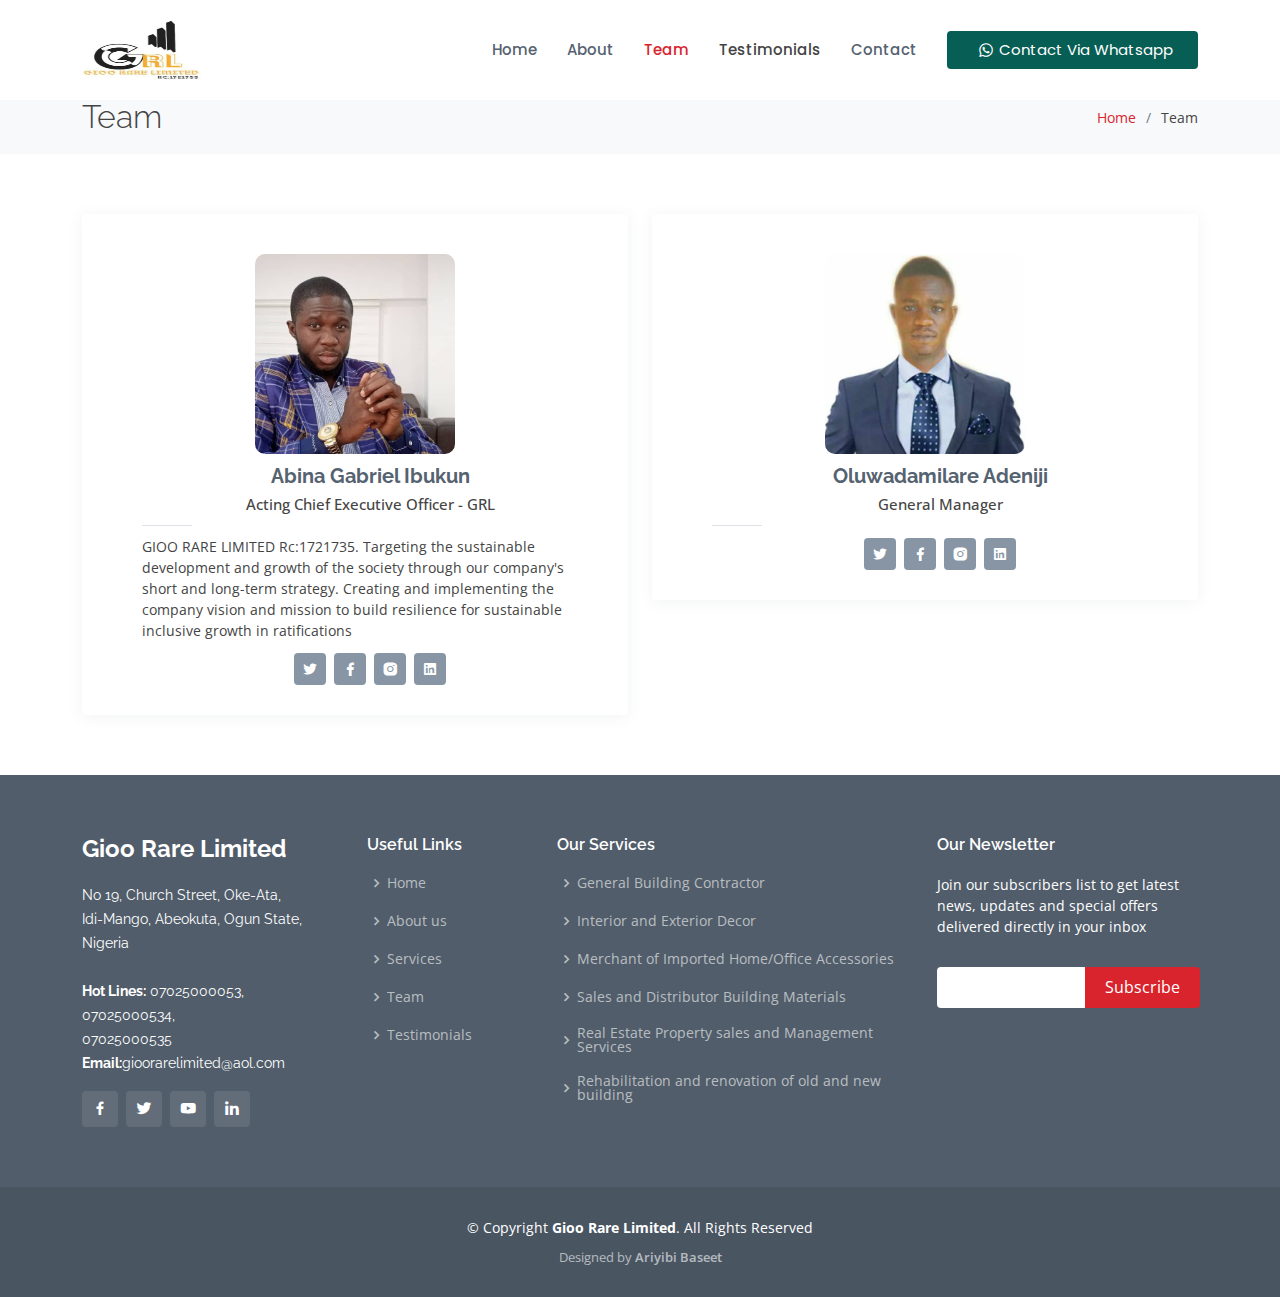
<file: team.html>
<!DOCTYPE html>
<html lang="en">

<head>
  <meta charset="utf-8">
  <meta content="width=device-width, initial-scale=1 name="viewport">

  <title> Team || Gioo Rare Limited</title>
  <meta name="description" content="GIOO RARE LIMITED Rc:1721735. Targeting the sustainable development and growth of the society through our company's short and long-term strategy">
  <meta name="keywords" content="GENERAL BUILDING CONTRACTOR, INTERIOR AND EXTERIOR DECOR, MERCHANT OF IMPORTED HOME/OFFICE ACCESSORIES, SALES AND DISTRIBUTOR BUILDING MATERIALS, REAL ESTATE PROPERTY SALES AND MANAGEMENT SERVICES, REHABILITATION AND RENOVATION OF OLD AND NEW BUILDING">

  <!-- Favicons -->
  <link href="assets/img/our project/logo.jpeg" rel="icon">
  <!-- <link href="assets/img/apple-touch-icon.png" rel="apple-touch-icon"> -->

  <!-- Google Fonts -->
  <link href="https://fonts.googleapis.com/css?family=Open+Sans:300,300i,400,400i,600,600i,700,700i|Raleway:300,300i,400,400i,500,500i,600,600i,700,700i|Poppins:300,300i,400,400i,500,500i,600,600i,700,700i" rel="stylesheet">

  <!-- Vendor CSS Files -->
  <link href="assets/vendor/animate.css/animate.min.css" rel="stylesheet">
  <link href="assets/vendor/bootstrap/css/bootstrap.min.css" rel="stylesheet">
  <link href="assets/vendor/bootstrap-icons/bootstrap-icons.css" rel="stylesheet">
  <link href="assets/vendor/boxicons/css/boxicons.min.css" rel="stylesheet">
  <link href="assets/vendor/glightbox/css/glightbox.min.css" rel="stylesheet">
  <link href="assets/vendor/remixicon/remixicon.css" rel="stylesheet">
  <link href="assets/vendor/swiper/swiper-bundle.min.css" rel="stylesheet">

  <!-- Template Main CSS File -->
  <link href="assets/css/style.css" rel="stylesheet">

<!-- Google Adsense code-->
  <script async src="https://pagead2.googlesyndication.com/pagead/js/adsbygoogle.js?client=ca-pub-7159367389896148"
     crossorigin="anonymous"></script>
</head>

<body>

  <!-- ======= Header ======= -->
  <header id="header" class="fixed-top d-flex align-items-center">
    <div class="container d-flex align-items-center">

      <!-- <h1 class="logo me-auto"><a href="index.html">GRL</a></h1> -->
      <!-- Uncomment below if you prefer to use an image logo -->
      <a href="index.html" class="logo me-auto"><img src="assets/img/our project/logo.jpeg" alt="" class="img-fluid"></a>

      <nav id="navbar" class="navbar">
        <ul>
          <li><a href="index.html">Home</a></li>
          <li><a href="about.html">About</a></li>
          <li><a href="team.html" class="active">Team</a></li>
          <li><a style="user-select:none;" onclick="alert('Not Available at the Moment...')">Testimonials</a></li>
          <!-- <li><a href="services.html">Services</a></li>
          <li><a href="portfolio.html">Portfolio</a></li> -->
          <li><a href="contact.html">Contact</a></li>
          <li><a href="https://wa.me/message/HKQ2NNLW7AM6K1" class="getstarted"><i class="bx bxl-whatsapp" style="font-size:18px;"></i> &nbsp;Contact Via Whatsapp</a></li>
        </ul>
        <i class="bi bi-list mobile-nav-toggle"></i>
      </nav><!-- .navbar -->

    </div>
  </header><!-- End Header -->

  <main id="main">

    <!-- ======= Breadcrumbs ======= -->
    <section id="breadcrumbs" class="breadcrumbs">
      <div class="container">

        <div class="d-flex justify-content-between align-items-center">
          <h2>Team</h2>
          <ol>
            <li><a href="index.html">Home</a></li>
            <li>Team</li>
          </ol>
        </div>

      </div>
    </section><!-- End Breadcrumbs -->

    <!-- ======= Team Section ======= -->
    <section id="team" class="team ">
      <div class="container">

        <div class="row">
          <div class="col-lg-6">
            <div class="member d-flex align-items-start flex-column">
              <div class="pic">
                <img 
                src="./assets/img/our project/ceo.jfif" 
                class="img-fluid" 
                style="object-fit:cover;object-position:center;"
                alt="">
              </div>
              <div class="member-info">
                <h4 class="text-center">Abina Gabriel Ibukun</h4>
                <span class="text-center">Acting Chief Executive Officer - GRL</span>
                <p class="text-justify">GIOO RARE LIMITED Rc:1721735. Targeting the sustainable development and growth of the society through our company's short and long-term strategy. Creating and implementing the company vision and mission to build resilience for sustainable inclusive growth in ratifications</p>
                <div class="social justify-content-center">
                  <a href=""><i class="ri-twitter-fill"></i></a>
                  <a href=""><i class="ri-facebook-fill"></i></a>
                  <a href=""><i class="ri-instagram-fill"></i></a>
                  <a href=""> <i class="ri-linkedin-box-fill"></i> </a>
                </div>
              </div>
            </div>
          </div>

          <div class="col-lg-6 mt-4 mt-lg-0">
            <div class="member d-flex align-items-start flex-column">
              <div class="pic"><img src="./assets/img/our project/p-manager.jpeg" class="img-fluid" alt=""></div>
              <div class="member-info">
                <h4 class="text-center">Oluwadamilare Adeniji</h4>
                <span class="text-center">General Manager</span>
                <p class="d-hidden"></p>
                <div class="social justify-content-center">
                  <a href="https://www.twitter.com/demmaty"><i class="ri-twitter-fill"></i></a>
                  <a href="https://www.facebook.com/DemmatyOfficial"><i class="ri-facebook-fill"></i></a>
                  <a href="https://www.instagram.com/demmatyofficial"><i class="ri-instagram-fill"></i></a>
                  <a href="https://www.linkedin.com/in/oluwadamilare-adeniji-a8b75415b"> <i class="ri-linkedin-box-fill"></i> </a>
                </div>
              </div>
            </div>
          </div>

          <!-- <div class="col-lg-6 mt-4">
            <div class="member d-flex align-items-start">
              <div class="pic"><img src="assets/img/team/team-3.jpg" class="img-fluid" alt=""></div>
              <div class="member-info">
                <h4>William Anderson</h4>
                <span>CTO</span>
                <p>Quisquam facilis cum velit laborum corrupti</p>
                <div class="social">
                  <a href=""><i class="ri-twitter-fill"></i></a>
                  <a href=""><i class="ri-facebook-fill"></i></a>
                  <a href=""><i class="ri-instagram-fill"></i></a>
                  <a href=""> <i class="ri-linkedin-box-fill"></i> </a>
                </div>
              </div>
            </div>
          </div> -->

          <!-- <div class="col-lg-6 mt-4">
            <div class="member d-flex align-items-start">
              <div class="pic"><img src="assets/img/team/team-4.jpg" class="img-fluid" alt=""></div>
              <div class="member-info">
                <h4>Amanda Jepson</h4>
                <span>Accountant</span>
                <p>Dolorum tempora officiis odit laborum officiis</p>
                <div class="social">
                  <a href=""><i class="ri-twitter-fill"></i></a>
                  <a href=""><i class="ri-facebook-fill"></i></a>
                  <a href=""><i class="ri-instagram-fill"></i></a>
                  <a href=""> <i class="ri-linkedin-box-fill"></i> </a>
                </div>
              </div>
            </div>
          </div> -->

        </div>

      </div>
    </section><!-- End Team Section -->

  </main><!-- End #main -->

    <!-- ======= Footer ======= -->
    <footer id="footer">
      <div class="footer-top">
        <div class="container">
          <div class="row">
  
            <div class="col-lg-3 col-md-6">
              <div class="footer-info">
                <h3>Gioo Rare Limited</h3>
                <p>
                  No 19, Church Street, Oke-Ata, <br>
                  Idi-Mango, Abeokuta, Ogun State, Nigeria<br><br>
                  <strong>Hot Lines:</strong> 07025000053, <br>07025000534, <br>07025000535<br>
                  <strong>Email:</strong>gioorarelimited@aol.com<br>
                </p>
                <div class="social-links mt-3">
                  <a href="#" class="facebook"><i class="bx bxl-facebook"></i></a>
                  <a href="#" class="twitter"><i class="bx bxl-twitter"></i></a>
                  <!-- <a href="#" class="instagram"><i class="bx bxl-whatsapp"></i></a> -->
                  <a href="#" class="google-plus"><i class="bx bxl-youtube"></i></a>
                  <a href="https://linkedin.com/in/gioo-rare-ltd-3aa0b7226" class="linkedin" target="_blank"><i class="bx bxl-linkedin"></i></a>
                </div>
              </div>
            </div>
  
            <div class="col-lg-2 col-md-6 footer-links">
              <h4>Useful Links</h4>
              <ul>
                <li><i class="bx bx-chevron-right"></i> <a href="#">Home</a></li>
                <li><i class="bx bx-chevron-right"></i> <a href="./about.html">About us</a></li>
                <li><i class="bx bx-chevron-right"></i> <a href="index.html#services">Services</a></li>
                <li><i class="bx bx-chevron-right"></i> <a href="./team.html">Team</a></li>
                <li><i class="bx bx-chevron-right"></i> <a style="user-select:none;" onclick="alert('Not Available at the Moment...')">Testimonials</a></li>
              </ul>
            </div>
  
            <div class="col-lg-4 col-md-6 footer-links">
              <h4>Our Services</h4>
              <ul>
                <li><i class="bx bx-chevron-right"></i> <a href="index.html#services">General Building Contractor</a></li>
                <li><i class="bx bx-chevron-right"></i> <a href="index.html#services">Interior and Exterior Decor</a></li>
                <li><i class="bx bx-chevron-right"></i> <a href="index.html#services">Merchant of Imported Home/Office Accessories</a></li>
                <li><i class="bx bx-chevron-right"></i> <a href="index.html#services">Sales and Distributor Building Materials</a></li>
                <li><i class="bx bx-chevron-right"></i> <a href="index.html#services">Real Estate Property sales and Management Services</a></li>
                <li><i class="bx bx-chevron-right"></i> <a href="index.html#services">Rehabilitation and renovation of old and new building</a></li>
              </ul>
            </div>
  
            <div class="col-lg-3 col-md-6 footer-newsletter">
              <h4>Our Newsletter</h4>
              <p>Join our subscribers list to get latest news, updates and special offers delivered directly in your inbox</p>
              <form action="" method="post">
                <input type="email" name="email"><input type="submit" value="Subscribe">
              </form>
  
            </div>
  
          </div>
        </div>
      </div>
  
      <div class="container">
        <div class="copyright">
          &copy; Copyright <strong><span>Gioo Rare Limited</span></strong>. All Rights Reserved
        </div>
        <div class="credits">
          Designed by <a href="mailto:ariyibi.baseet@gmail.com">Ariyibi Baseet</a>
        </div>
      </div>
    </footer><!-- End Footer -->

  <a href="#" class="back-to-top d-flex align-items-center justify-content-center"><i class="bi bi-arrow-up-short"></i></a>

  <!-- Vendor JS Files -->
  <script src="assets/vendor/bootstrap/js/bootstrap.bundle.min.js"></script>
  <script src="assets/vendor/glightbox/js/glightbox.min.js"></script>
  <script src="assets/vendor/isotope-layout/isotope.pkgd.min.js"></script>
  <script src="assets/vendor/php-email-form/validate.js"></script>
  <script src="assets/vendor/swiper/swiper-bundle.min.js"></script>
  <script src="assets/vendor/waypoints/noframework.waypoints.js"></script>

  <!-- Template Main JS File -->
  <script src="assets/js/main.js"></script>
<!-- Google Adsense responsive code -->
<script async src="https://pagead2.googlesyndication.com/pagead/js/adsbygoogle.js?client=ca-pub-7159367389896148"
     crossorigin="anonymous"></script>
<!-- Gioorarelimited -->
<ins class="adsbygoogle"
     style="display:block"
     data-ad-client="ca-pub-7159367389896148"
     data-ad-slot="9328938991"
     data-ad-format="auto"
     data-full-width-responsive="true"></ins>
<script>
     (adsbygoogle = window.adsbygoogle || []).push({});
</script>
</body>

</html>
</file>
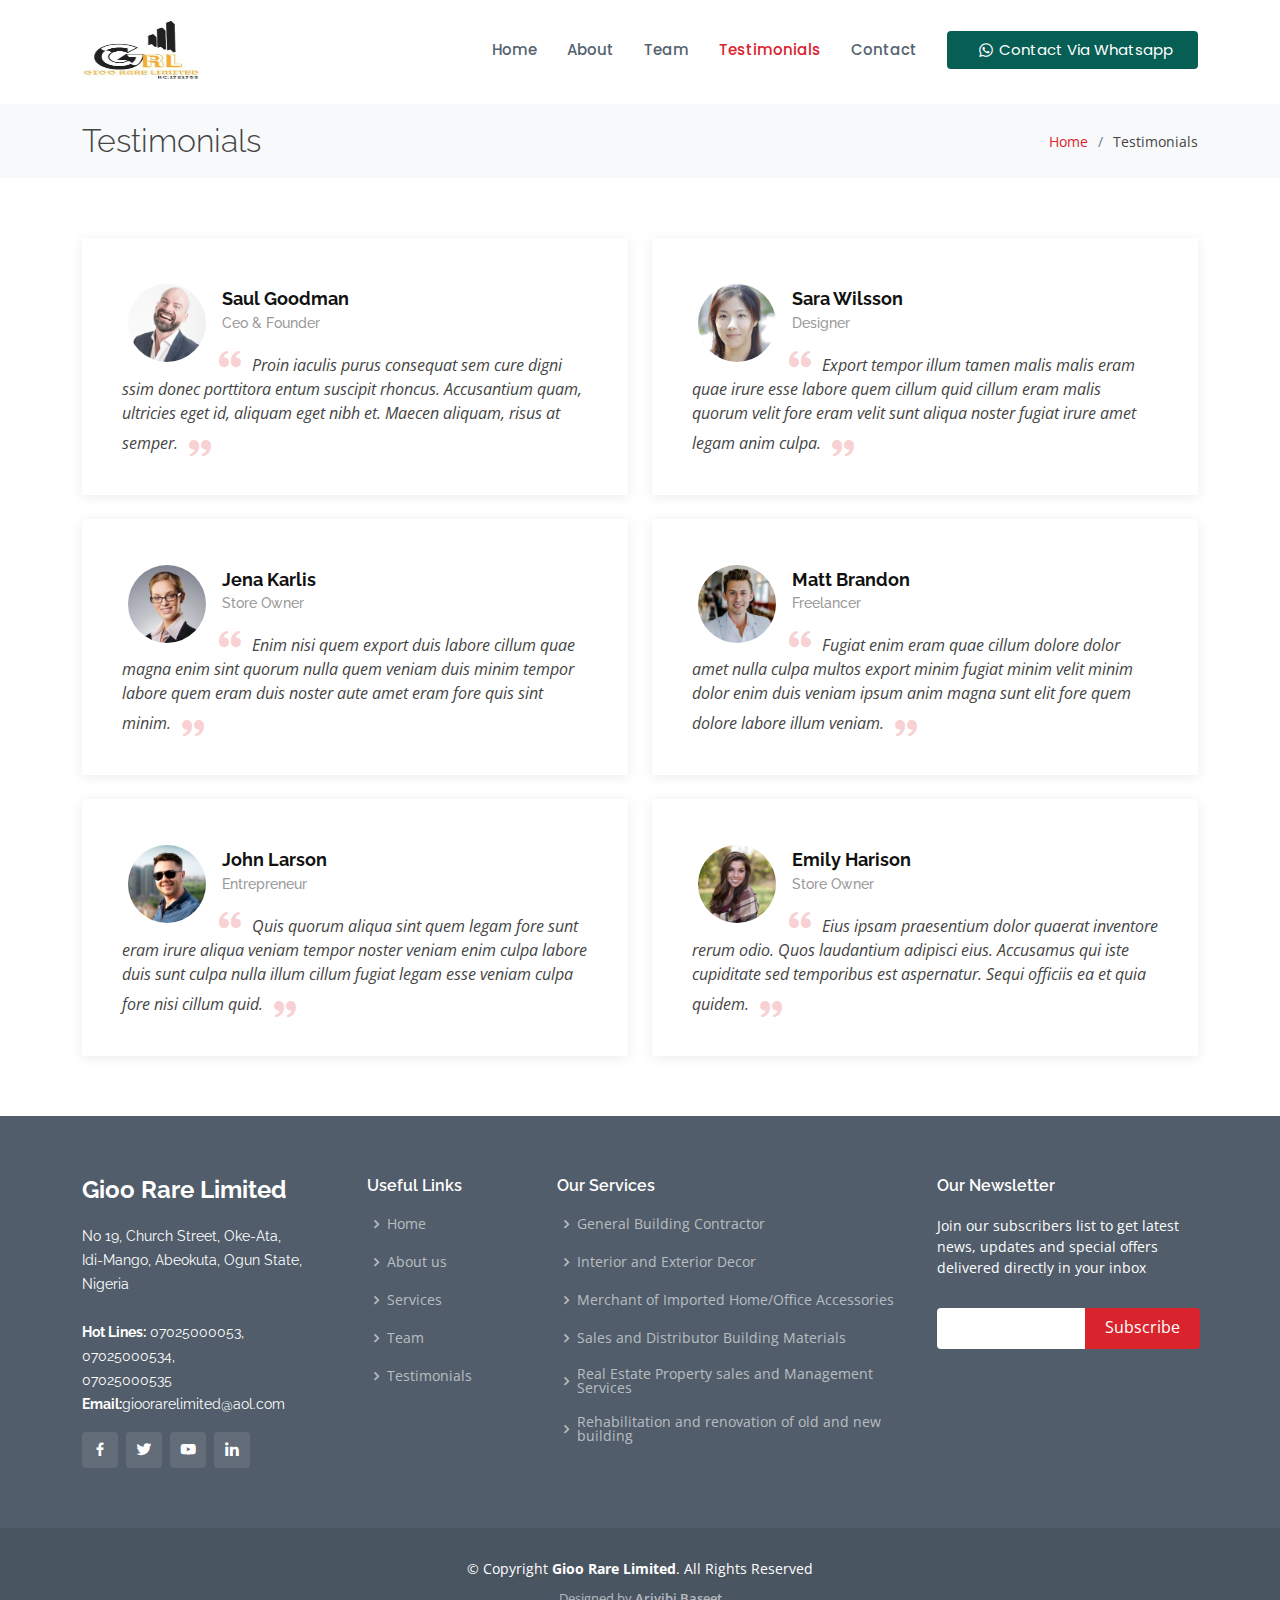
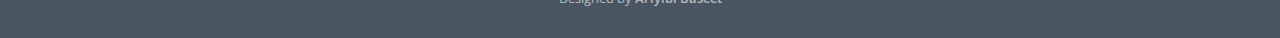
<file: testimonials.html>
<!DOCTYPE html>
<html lang="en">

<head>
  <meta charset="utf-8">
  <meta content="width=device-width, initial-scale=1.0" name="viewport">

  <title> Testimonials || Gioo Rare Limited</title>
  <meta name="description" content="GIOO RARE LIMITED Rc:1721735. Targeting the sustainable development and growth of the society through our company's short and long-term strategy">
  <meta name="keywords" content="GENERAL BUILDING CONTRACTOR, INTERIOR AND EXTERIOR DECOR, MERCHANT OF IMPORTED HOME/OFFICE ACCESSORIES, SALES AND DISTRIBUTOR BUILDING MATERIALS, REAL ESTATE PROPERTY SALES AND MANAGEMENT SERVICES, REHABILITATION AND RENOVATION OF OLD AND NEW BUILDING">

  <!-- Favicons -->
  <<link href="assets/img/our project/logo.jpeg" rel="icon">
  <!-- <link href="assets/img/apple-touch-icon.png" rel="apple-touch-icon"> -->

  <!-- Google Fonts -->
  <link href="https://fonts.googleapis.com/css?family=Open+Sans:300,300i,400,400i,600,600i,700,700i|Raleway:300,300i,400,400i,500,500i,600,600i,700,700i|Poppins:300,300i,400,400i,500,500i,600,600i,700,700i" rel="stylesheet">

  <script async src="https://pagead2.googlesyndication.com/pagead/js/adsbygoogle.js?client=ca-pub-7159367389896148" crossorigin="anonymous"></script>
  <!-- Vendor CSS Files -->
  <link href="assets/vendor/animate.css/animate.min.css" rel="stylesheet">
  <link href="assets/vendor/bootstrap/css/bootstrap.min.css" rel="stylesheet">
  <link href="assets/vendor/bootstrap-icons/bootstrap-icons.css" rel="stylesheet">
  <link href="assets/vendor/boxicons/css/boxicons.min.css" rel="stylesheet">
  <link href="assets/vendor/glightbox/css/glightbox.min.css" rel="stylesheet">
  <link href="assets/vendor/remixicon/remixicon.css" rel="stylesheet">
  <link href="assets/vendor/swiper/swiper-bundle.min.css" rel="stylesheet">

  <!-- Template Main CSS File -->
  <link href="assets/css/style.css" rel="stylesheet">
 <!-- Google Adsense code -->
   <script async src="https://pagead2.googlesyndication.com/pagead/js/adsbygoogle.js?client=ca-pub-7159367389896148"
     crossorigin="anonymous"></script>
</head>

<body>

  <!-- ======= Header ======= -->
  <header id="header" class="fixed-top d-flex align-items-center">
    <div class="container d-flex align-items-center">

      <!-- <h1 class="logo me-auto"><a href="index.html">GRL</a></h1> -->
      <!-- Uncomment below if you prefer to use an image logo -->
      <a href="index.html" class="logo me-auto"><img src="assets/img/our project/logo.jpeg" alt="" class="img-fluid"></a>

      <nav id="navbar" class="navbar">
        <ul>
          <li><a href="index.html">Home</a></li>
          <li><a href="about.html">About</a></li>
          <li><a href="team.html">Team</a></li>
          <li><a href="testimonials.html" class="active">Testimonials</a></li>
          <!-- <li><a href="services.html">Services</a></li>
          <li><a href="portfolio.html">Portfolio</a></li> -->
          <li><a href="contact.html">Contact</a></li>
          <li><a href="https://wa.me/message/HKQ2NNLW7AM6K1" class="getstarted"><i class="bx bxl-whatsapp" style="font-size:18px;"></i> &nbsp;Contact Via Whatsapp</a></li>
        </ul>
        <i class="bi bi-list mobile-nav-toggle"></i>
      </nav><!-- .navbar -->

    </div>
  </header><!-- End Header -->

  <main id="main">

    <!-- ======= Breadcrumbs ======= -->
    <section id="breadcrumbs" class="breadcrumbs">
      <div class="container">

        <div class="d-flex justify-content-between align-items-center">
          <h2>Testimonials</h2>
          <ol>
            <li><a href="index.html">Home</a></li>
            <li>Testimonials</li>
          </ol>
        </div>

      </div>
    </section><!-- End Breadcrumbs -->

    <!-- ======= Testimonials Section ======= -->
    <section id="testimonials" class="testimonials">
      <div class="container">

        <div class="row">

          <div class="col-lg-6">
            <div class="testimonial-item">
              <img src="assets/img/testimonials/testimonials-1.jpg" class="testimonial-img" alt="">
              <h3>Saul Goodman</h3>
              <h4>Ceo &amp; Founder</h4>
              <p>
                <i class="bx bxs-quote-alt-left quote-icon-left"></i>
                Proin iaculis purus consequat sem cure digni ssim donec porttitora entum suscipit rhoncus. Accusantium quam, ultricies eget id, aliquam eget nibh et. Maecen aliquam, risus at semper.
                <i class="bx bxs-quote-alt-right quote-icon-right"></i>
              </p>
            </div>
          </div>

          <div class="col-lg-6">
            <div class="testimonial-item mt-4 mt-lg-0">
              <img src="assets/img/testimonials/testimonials-2.jpg" class="testimonial-img" alt="">
              <h3>Sara Wilsson</h3>
              <h4>Designer</h4>
              <p>
                <i class="bx bxs-quote-alt-left quote-icon-left"></i>
                Export tempor illum tamen malis malis eram quae irure esse labore quem cillum quid cillum eram malis quorum velit fore eram velit sunt aliqua noster fugiat irure amet legam anim culpa.
                <i class="bx bxs-quote-alt-right quote-icon-right"></i>
              </p>
            </div>
          </div>

          <div class="col-lg-6">
            <div class="testimonial-item mt-4">
              <img src="assets/img/testimonials/testimonials-3.jpg" class="testimonial-img" alt="">
              <h3>Jena Karlis</h3>
              <h4>Store Owner</h4>
              <p>
                <i class="bx bxs-quote-alt-left quote-icon-left"></i>
                Enim nisi quem export duis labore cillum quae magna enim sint quorum nulla quem veniam duis minim tempor labore quem eram duis noster aute amet eram fore quis sint minim.
                <i class="bx bxs-quote-alt-right quote-icon-right"></i>
              </p>
            </div>
          </div>

          <div class="col-lg-6">
            <div class="testimonial-item mt-4">
              <img src="assets/img/testimonials/testimonials-4.jpg" class="testimonial-img" alt="">
              <h3>Matt Brandon</h3>
              <h4>Freelancer</h4>
              <p>
                <i class="bx bxs-quote-alt-left quote-icon-left"></i>
                Fugiat enim eram quae cillum dolore dolor amet nulla culpa multos export minim fugiat minim velit minim dolor enim duis veniam ipsum anim magna sunt elit fore quem dolore labore illum veniam.
                <i class="bx bxs-quote-alt-right quote-icon-right"></i>
              </p>
            </div>
          </div>

          <div class="col-lg-6">
            <div class="testimonial-item mt-4">
              <img src="assets/img/testimonials/testimonials-5.jpg" class="testimonial-img" alt="">
              <h3>John Larson</h3>
              <h4>Entrepreneur</h4>
              <p>
                <i class="bx bxs-quote-alt-left quote-icon-left"></i>
                Quis quorum aliqua sint quem legam fore sunt eram irure aliqua veniam tempor noster veniam enim culpa labore duis sunt culpa nulla illum cillum fugiat legam esse veniam culpa fore nisi cillum quid.
                <i class="bx bxs-quote-alt-right quote-icon-right"></i>
              </p>
            </div>
          </div>

          <div class="col-lg-6">
            <div class="testimonial-item mt-4">
              <img src="assets/img/testimonials/testimonials-6.jpg" class="testimonial-img" alt="">
              <h3>Emily Harison</h3>
              <h4>Store Owner</h4>
              <p>
                <i class="bx bxs-quote-alt-left quote-icon-left"></i>
                Eius ipsam praesentium dolor quaerat inventore rerum odio. Quos laudantium adipisci eius. Accusamus qui iste cupiditate sed temporibus est aspernatur. Sequi officiis ea et quia quidem.
                <i class="bx bxs-quote-alt-right quote-icon-right"></i>
              </p>
            </div>
          </div>

        </div>

      </div>
    </section><!-- End Testimonials Section -->

  </main><!-- End #main -->

    <!-- ======= Footer ======= -->
    <footer id="footer">
      <div class="footer-top">
        <div class="container">
          <div class="row">
  
            <div class="col-lg-3 col-md-6">
              <div class="footer-info">
                <h3>Gioo Rare Limited</h3>
                <p>
                  No 19, Church Street, Oke-Ata, <br>
                  Idi-Mango, Abeokuta, Ogun State, Nigeria<br><br>
                  <strong>Hot Lines:</strong> 07025000053, <br>07025000534, <br>07025000535<br>
                  <strong>Email:</strong>gioorarelimited@aol.com<br>
                </p>
                <div class="social-links mt-3">
                  <a href="#" class="facebook"><i class="bx bxl-facebook"></i></a>
                  <a href="#" class="twitter"><i class="bx bxl-twitter"></i></a>
                  <!-- <a href="#" class="instagram"><i class="bx bxl-whatsapp"></i></a> -->
                  <a href="#" class="google-plus"><i class="bx bxl-youtube"></i></a>
                  <a href="https://linkedin.com/in/gioo-rare-ltd-3aa0b7226" class="linkedin" target="_blank"><i class="bx bxl-linkedin"></i></a>
                </div>
              </div>
            </div>
  
            <div class="col-lg-2 col-md-6 footer-links">
              <h4>Useful Links</h4>
              <ul>
                <li><i class="bx bx-chevron-right"></i> <a href="#">Home</a></li>
                <li><i class="bx bx-chevron-right"></i> <a href="./about.html">About us</a></li>
                <li><i class="bx bx-chevron-right"></i> <a href="index.html#services">Services</a></li>
                <li><i class="bx bx-chevron-right"></i> <a href="./team.html">Team</a></li>
                <li><i class="bx bx-chevron-right"></i> <a href="./testimonials.html">Testimonials</a></li>
              </ul>
            </div>
  
            <div class="col-lg-4 col-md-6 footer-links">
              <h4>Our Services</h4>
              <ul>
                <li><i class="bx bx-chevron-right"></i> <a href="index.html#services">General Building Contractor</a></li>
                <li><i class="bx bx-chevron-right"></i> <a href="index.html#services">Interior and Exterior Decor</a></li>
                <li><i class="bx bx-chevron-right"></i> <a href="index.html#services">Merchant of Imported Home/Office Accessories</a></li>
                <li><i class="bx bx-chevron-right"></i> <a href="index.html#services">Sales and Distributor Building Materials</a></li>
                <li><i class="bx bx-chevron-right"></i> <a href="index.html#services">Real Estate Property sales and Management Services</a></li>
                <li><i class="bx bx-chevron-right"></i> <a href="index.html#services">Rehabilitation and renovation of old and new building</a></li>
              </ul>
            </div>
  
            <div class="col-lg-3 col-md-6 footer-newsletter">
              <h4>Our Newsletter</h4>
              <p>Join our subscribers list to get latest news, updates and special offers delivered directly in your inbox</p>
              <form action="" method="post">
                <input type="email" name="email"><input type="submit" value="Subscribe">
              </form>
  
            </div>
  
          </div>
        </div>
      </div>
  
      <div class="container">
        <div class="copyright">
          &copy; Copyright <strong><span>Gioo Rare Limited</span></strong>. All Rights Reserved
        </div>
        <div class="credits">
          Designed by <a href="mailto:ariyibi.baseet@gmail.com">Ariyibi Baseet</a>
        </div>
      </div>
    </footer><!-- End Footer -->

  <a href="#" class="back-to-top d-flex align-items-center justify-content-center"><i class="bi bi-arrow-up-short"></i></a>

  <!-- Vendor JS Files -->
  <script src="assets/vendor/bootstrap/js/bootstrap.bundle.min.js"></script>
  <script src="assets/vendor/glightbox/js/glightbox.min.js"></script>
  <script src="assets/vendor/isotope-layout/isotope.pkgd.min.js"></script>
  <script src="assets/vendor/php-email-form/validate.js"></script>
  <script src="assets/vendor/swiper/swiper-bundle.min.js"></script>
  <script src="assets/vendor/waypoints/noframework.waypoints.js"></script>

  <!-- Template Main JS File -->
  <script src="assets/js/main.js"></script>
<!-- Google Adsense responsive code -->
<script async src="https://pagead2.googlesyndication.com/pagead/js/adsbygoogle.js?client=ca-pub-7159367389896148"
     crossorigin="anonymous"></script>
<!-- Gioorarelimited -->
<ins class="adsbygoogle"
     style="display:block"
     data-ad-client="ca-pub-7159367389896148"
     data-ad-slot="9328938991"
     data-ad-format="auto"
     data-full-width-responsive="true"></ins>
<script>
     (adsbygoogle = window.adsbygoogle || []).push({});
</script>
</body>

</html>
</file>
<file: assets/css/style.css>
/**
* Template Name: Sailor - v4.6.0
* Template URL: https://bootstrapmade.com/sailor-free-bootstrap-theme/
* Author: BootstrapMade.com
* License: https://bootstrapmade.com/license/
*/

/*--------------------------------------------------------------
# General
--------------------------------------------------------------*/


/* 
whatsapp color code
#075e54
#128c7e 
*/

html{
  scroll-behavior: smooth;
}

body {
  font-family: "Open Sans", sans-serif;
  color: #444444;
}

a {
  text-decoration: none;
  color: #d9232d;
}

a:hover {
  color: #e24d55;
  text-decoration: none;
}

h1, h2, h3, h4, h5, h6 {
  font-family: "Raleway", sans-serif;
}

/*--------------------------------------------------------------
# Back to top button
--------------------------------------------------------------*/
.back-to-top {
  position: fixed;
  visibility: hidden;
  opacity: 0;
  right: 15px;
  bottom: 15px;
  z-index: 996;
  background: #d9232d;
  width: 40px;
  height: 40px;
  border-radius: 4px;
  transition: all 0.4s;
}
.back-to-top i {
  font-size: 28px;
  color: #fff;
  line-height: 0;
}
.back-to-top:hover {
  background: #e1444d;
  color: #fff;
}
.back-to-top.active {
  visibility: visible;
  opacity: 1;
}

/*--------------------------------------------------------------
# Header
--------------------------------------------------------------*/
#header {
  background: white;
  transition: all 0.5s;
  z-index: 997;
  padding: 20px 0;
}
#header.header-scrolled {
  box-shadow: 0px 2px 15px rgba(0, 0, 0, 0.1);
  padding: 12px 0;
}
#header.header-inner-pages {
  box-shadow: 0px 2px 15px rgba(0, 0, 0, 0.1);
}
#header .logo {
  font-size: 28px;
  /* border:2px solid yellow; */
  width:120px;
  margin: 0;
  padding: 0;
  line-height: 1;
  font-weight: 700;
  text-transform: uppercase;
  box-sizing:border-box;
}
#header .logo a {
  color: #556270;
}
#header .logo img {
  width:100%;
  max-height: 60px;
  /* border:2px solid black; */
}

/*--------------------------------------------------------------
# Navigation Menu
--------------------------------------------------------------*/
/**
* Desktop Navigation 
*/
.navbar {
  padding: 0;
}
.navbar ul {
  margin: 0;
  padding: 0;
  display: flex;
  list-style: none;
  align-items: center;
}
.navbar li {
  position: relative;
}
.navbar a, .navbar a:focus {
  display: flex;
  align-items: center;
  justify-content: space-between;
  padding: 10px 0 10px 30px;
  font-family: "Poppins", sans-serif;
  font-size: 15px;
  font-weight: 500;
  color: #556270;
  white-space: nowrap;
  transition: 0.3s;
}
.navbar a i, .navbar a:focus i {
  font-size: 12px;
  line-height: 0;
  margin-left: 5px;
}
.navbar a:hover, .navbar .active, .navbar .active:focus, .navbar li:hover > a {
  color: #d9232d;
}
.navbar .getstarted, .navbar .getstarted:focus {
  background: #075e54;
  padding: 8px 25px;
  margin-left: 30px;
  border-radius: 4px;
  font-weight: 400;
  color: #fff;
}
.navbar .getstarted:hover, .navbar .getstarted:focus:hover {
  color: #fff;
  background:#128c7e;
}
.navbar .dropdown ul {
  display: block;
  position: absolute;
  left: 14px;
  top: calc(100% + 30px);
  margin: 0;
  padding: 10px 0;
  z-index: 99;
  opacity: 0;
  visibility: hidden;
  background: #fff;
  box-shadow: 0px 0px 30px rgba(127, 137, 161, 0.25);
  transition: 0.3s;
}
.navbar .dropdown ul li {
  min-width: 200px;
}
.navbar .dropdown ul a {
  padding: 10px 20px;
  font-size: 15px;
  text-transform: none;
  font-weight: 400;
}
.navbar .dropdown ul a i {
  font-size: 12px;
}
.navbar .dropdown ul a:hover, .navbar .dropdown ul .active:hover, .navbar .dropdown ul li:hover > a {
  color: #d9232d;
}
.navbar .dropdown:hover > ul {
  opacity: 1;
  top: 100%;
  visibility: visible;
}
.navbar .dropdown .dropdown ul {
  top: 0;
  left: calc(100% - 30px);
  visibility: hidden;
}
.navbar .dropdown .dropdown:hover > ul {
  opacity: 1;
  top: 0;
  left: 100%;
  visibility: visible;
}
@media (max-width: 1366px) {
  .navbar .dropdown .dropdown ul {
    left: -90%;
  }
  .navbar .dropdown .dropdown:hover > ul {
    left: -100%;
  }
}

/**
* Mobile Navigation 
*/
.mobile-nav-toggle {
  color: #556270;
  font-size: 28px;
  cursor: pointer;
  display: none;
  line-height: 0;
  transition: 0.5s;
}
.mobile-nav-toggle.bi-x {
  color: #fff;
}

@media (max-width: 991px) {
  .mobile-nav-toggle {
    display: block;
  }

  .navbar ul {
    display: none;
  }
}
.navbar-mobile {
  position: fixed;
  overflow: hidden;
  top: 0;
  right: 0;
  left: 0;
  bottom: 0;
  background: rgba(63, 73, 83, 0.9);
  transition: 0.3s;
  z-index: 999;
}
.navbar-mobile .mobile-nav-toggle {
  position: absolute;
  top: 15px;
  right: 15px;
}
.navbar-mobile ul {
  display: block;
  position: absolute;
  top: 55px;
  right: 15px;
  bottom: 15px;
  left: 15px;
  padding: 10px 0;
  background-color: #fff;
  overflow-y: auto;
  transition: 0.3s;
}
.navbar-mobile a, .navbar-mobile a:focus {
  padding: 10px 20px;
  font-size: 15px;
  color: #556270;
}
.navbar-mobile a:hover, .navbar-mobile .active, .navbar-mobile li:hover > a {
  color: #d9232d;
}
.navbar-mobile .getstarted, .navbar-mobile .getstarted:focus {
  margin: 15px;
}
.navbar-mobile .dropdown ul {
  position: static;
  display: none;
  margin: 10px 20px;
  padding: 10px 0;
  z-index: 99;
  opacity: 1;
  visibility: visible;
  background: #fff;
  box-shadow: 0px 0px 30px rgba(127, 137, 161, 0.25);
}
.navbar-mobile .dropdown ul li {
  min-width: 200px;
}
.navbar-mobile .dropdown ul a {
  padding: 10px 20px;
}
.navbar-mobile .dropdown ul a i {
  font-size: 12px;
}
.navbar-mobile .dropdown ul a:hover, .navbar-mobile .dropdown ul .active:hover, .navbar-mobile .dropdown ul li:hover > a {
  color: #d9232d;
}
.navbar-mobile .dropdown > .dropdown-active {
  display: block;
}

/*--------------------------------------------------------------
# Hero Section
--------------------------------------------------------------*/
#hero {
  width: 100%;
  height: 100vh;
  background-color: rgba(63, 73, 83, 0.8);
  overflow: hidden;
  position: relative;
}
#hero .carousel, #hero .carousel-inner, #hero .carousel-item, #hero .carousel-item::before {
  position: absolute;
  top: 0;
  right: 0;
  left: 0;
  bottom: 0;
}
#hero .carousel-item {
  background-size: cover;
  background-position: center;
  background-repeat: no-repeat;
}
#hero .carousel-item::before {
  content: "";
  background-color: rgba(30, 35, 40, 0.6);
}
#hero .carousel-container {
  display: flex;
  justify-content: center;
  align-items: center;
  position: absolute;
  bottom: 0;
  top: 70px;
  left: 50px;
  right: 50px;
}
#hero .container {
  text-align: center;
}
#hero h2 {
  color: #fff;
  margin-bottom: 20px;
  font-size: 48px;
  font-weight: 700;
}
#hero p {
  -webkit-animation-delay: 0.4s;
  animation-delay: 0.4s;
  margin: 0 auto 30px auto;
  color: #fff;
}
#hero .carousel-inner .carousel-item {
  transition-property: opacity;
  background-position: center top;
}
#hero .carousel-inner .carousel-item,
#hero .carousel-inner .active.carousel-item-start,
#hero .carousel-inner .active.carousel-item-end {
  opacity: 0;
}
#hero .carousel-inner .active,
#hero .carousel-inner .carousel-item-next.carousel-item-start,
#hero .carousel-inner .carousel-item-prev.carousel-item-end {
  opacity: 1;
  transition: 0.5s;
}
#hero .carousel-inner .carousel-item-next,
#hero .carousel-inner .carousel-item-prev,
#hero .carousel-inner .active.carousel-item-start,
#hero .carousel-inner .active.carousel-item-end {
  left: 0;
  transform: translate3d(0, 0, 0);
}
#hero .carousel-control-next-icon, #hero .carousel-control-prev-icon {
  background: none;
  font-size: 30px;
  line-height: 0;
  width: auto;
  height: auto;
  background: rgba(255, 255, 255, 0.2);
  border-radius: 50px;
  transition: 0.3s;
  color: rgba(255, 255, 255, 0.5);
  width: 54px;
  height: 54px;
  display: flex;
  align-items: center;
  justify-content: center;
}
#hero .carousel-control-next-icon:hover, #hero .carousel-control-prev-icon:hover {
  background: rgba(255, 255, 255, 0.3);
  color: rgba(255, 255, 255, 0.8);
}
#hero .carousel-indicators li {
  cursor: pointer;
  background: #fff;
  overflow: hidden;
  border: 0;
  width: 12px;
  height: 12px;
  border-radius: 50px;
  opacity: 0.6;
  transition: 0.3s;
}
#hero .carousel-indicators li.active {
  opacity: 1;
  background: #d9232d;
}
#hero .btn-get-started {
  font-family: "Raleway", sans-serif;
  font-weight: 500;
  font-size: 14px;
  letter-spacing: 1px;
  display: inline-block;
  padding: 14px 32px;
  border-radius: 4px;
  transition: 0.5s;
  line-height: 1;
  color: #fff;
  -webkit-animation-delay: 0.8s;
  animation-delay: 0.8s;
  background: #d9232d;
}
#hero .btn-get-started:hover {
  background: #df3740;
}
@media (max-width: 992px) {
  #hero {
    height: 100vh;
  }
  #hero .carousel-container {
    top: 8px;
  }
}
@media (max-width: 768px) {
  #hero h2 {
    font-size: 28px;
  }
}
@media (min-width: 1024px) {
  #hero .carousel-control-prev, #hero .carousel-control-next {
    width: 5%;
  }
}
@media (max-height: 500px) {
  #hero {
    height: 120vh;
  }
}

/*--------------------------------------------------------------
# Sections General
--------------------------------------------------------------*/
section {
  padding: 60px 0;
  overflow: hidden;
}

.section-bg, .services .icon-box {
  background-color: #f8f9fa;
}

.section-title {
  padding-bottom: 40px;
}
.section-title h2 {
  font-size: 14px;
  font-weight: 500;
  padding: 0;
  line-height: 1px;
  margin: 0 0 5px 0;
  letter-spacing: 2px;
  text-transform: uppercase;
  color: #aaaaaa;
  font-family: "Poppins", sans-serif;
}
.section-title h2::after {
  content: "";
  width: 120px;
  height: 1px;
  display: inline-block;
  background: #e6636a;
  margin: 4px 10px;
}
.section-title p {
  margin: 0;
  margin: 0;
  font-size: 36px;
  font-weight: 700;
  text-transform: uppercase;
  font-family: "Poppins", sans-serif;
  color: #556270;
}

/*--------------------------------------------------------------
# Breadcrumbs
--------------------------------------------------------------*/
.breadcrumbs {
  padding: 18px 0;
  background: #f8f9fa;
  min-height: 40px;
  margin-top: 80px;
}
.breadcrumbs h2 {
  font-size: 32px;
  font-weight: 300;
  margin: 0;
}
.breadcrumbs ol {
  display: flex;
  flex-wrap: wrap;
  list-style: none;
  padding: 0;
  margin: 0;
  font-size: 14px;
}
.breadcrumbs ol li + li {
  padding-left: 10px;
}
.breadcrumbs ol li + li::before {
  display: inline-block;
  padding-right: 10px;
  color: #6b7b8d;
  content: "/";
}
@media (max-width: 992px) {
  .breadcrumbs {
    margin-top: 58px;
  }
  .breadcrumbs .d-flex {
    display: block !important;
  }
  .breadcrumbs h2 {
    margin-bottom: 10px;
  }
  .breadcrumbs ol {
    display: block;
  }
  .breadcrumbs ol li {
    display: inline-block;
  }
}

/*--------------------------------------------------------------
# About
--------------------------------------------------------------*/
.about .content h2 {
  font-weight: 700;
  font-size: 48px;
  line-height: 60px;
  margin-bottom: 20px;
  text-transform: uppercase;
}
.about .content h3 {
  font-weight: 500;
  line-height: 32px;
  font-size: 24px;
}
.about .content ul {
  list-style: none;
  padding: 0;
}
.about .content ul li {
  padding: 10px 0 0 28px;
  position: relative;
}
.about .content ul i {
  left: 0;
  top: 7px;
  position: absolute;
  font-size: 20px;
  color: #d9232d;
}
.about .content p:last-child {
  margin-bottom: 0;
}

/*--------------------------------------------------------------
# Clients
--------------------------------------------------------------*/
.clients {
  padding: 15px 0;
  text-align: center;
}
.clients img {
  max-width: 45%;
  transition: all 0.4s ease-in-out;
  display: inline-block;
  padding: 15px 0;
  filter: grayscale(100);
}
.clients img:hover {
  filter: none;
  transform: scale(1.15);
}
@media (max-width: 768px) {
  .clients img {
    max-width: 40%;
  }
}

/*--------------------------------------------------------------
# Services
--------------------------------------------------------------*/
.services .icon-box {
  margin-bottom: 20px;
  padding: 30px;
  border-radius: 6px;
}
.services .icon-box i {
  float: left;
  color: #d9232d;
  font-size: 40px;
}
.services .icon-box h4 {
  margin-left: 70px;
  font-weight: 700;
  margin-bottom: 15px;
  font-size: 18px;
}
.services .icon-box h4 a {
  color: #556270;
  transition: 0.3s;
}
.services .icon-box p {
  margin-left: 70px;
  line-height: 24px;
  font-size: 14px;
}
.services .icon-box:hover h4 a {
  color: #d9232d;
}

/*--------------------------------------------------------------
# Portfolio
--------------------------------------------------------------*/
.portfolio .portfolio-item {
  margin-bottom: 30px;
}
.portfolio #portfolio-flters {
  padding: 0;
  margin: 0 auto 20px auto;
  list-style: none;
  text-align: center;
}
.portfolio #portfolio-flters li {
  cursor: pointer;
  display: inline-block;
  padding: 8px 15px 10px 15px;
  font-size: 14px;
  font-weight: 600;
  line-height: 1;
  text-transform: uppercase;
  color: #444444;
  margin-bottom: 5px;
  transition: all 0.3s ease-in-out;
  border-radius: 3px;
}
.portfolio #portfolio-flters li:hover, .portfolio #portfolio-flters li.filter-active {
  color: #fff;
  background: #d9232d;
}
.portfolio #portfolio-flters li:last-child {
  margin-right: 0;
}
.portfolio .portfolio-wrap {
  transition: 0.3s;
  position: relative;
  overflow: hidden;
  z-index: 1;
  background: rgba(85, 98, 112, 0.6);
}
.portfolio .portfolio-wrap::before {
  content: "";
  background: rgba(85, 98, 112, 0.6);
  position: absolute;
  left: 0;
  right: 0;
  top: 0;
  bottom: 0;
  transition: all ease-in-out 0.3s;
  z-index: 2;
  opacity: 0;
}
.portfolio .portfolio-wrap img {
  transition: all ease-in-out 0.3s;
}
.portfolio .portfolio-wrap .portfolio-info {
  opacity: 0;
  position: absolute;
  top: 0;
  left: 0;
  right: 0;
  bottom: 0;
  z-index: 3;
  transition: all ease-in-out 0.3s;
  display: flex;
  flex-direction: column;
  justify-content: flex-end;
  align-items: flex-start;
  padding: 20px;
}
.portfolio .portfolio-wrap .portfolio-info h4 {
  font-size: 20px;
  color: #fff;
  font-weight: 600;
}
.portfolio .portfolio-wrap .portfolio-info p {
  color: rgba(255, 255, 255, 0.7);
  font-size: 14px;
  text-transform: uppercase;
  padding: 0;
  margin: 0;
  font-style: italic;
}
.portfolio .portfolio-wrap .portfolio-links {
  text-align: center;
  z-index: 4;
}
.portfolio .portfolio-wrap .portfolio-links a {
  color: rgba(255, 255, 255, 0.6);
  margin: 0 5px 0 0;
  font-size: 28px;
  display: inline-block;
  transition: 0.3s;
}
.portfolio .portfolio-wrap .portfolio-links a:hover {
  color: white;
}
.portfolio .portfolio-wrap:hover::before {
  opacity: 1;
}
.portfolio .portfolio-wrap:hover img {
  transform: scale(1.2);
}
.portfolio .portfolio-wrap:hover .portfolio-info {
  opacity: 1;
}

/*--------------------------------------------------------------
# Portfolio Details
--------------------------------------------------------------*/
.portfolio-details {
  padding-top: 40px;
}
.portfolio-details .portfolio-details-slider img {
  width: 100%;
}
.portfolio-details .portfolio-details-slider .swiper-pagination {
  margin-top: 20px;
  position: relative;
}
.portfolio-details .portfolio-details-slider .swiper-pagination .swiper-pagination-bullet {
  width: 12px;
  height: 12px;
  background-color: #fff;
  opacity: 1;
  border: 1px solid #d9232d;
}
.portfolio-details .portfolio-details-slider .swiper-pagination .swiper-pagination-bullet-active {
  background-color: #d9232d;
}
.portfolio-details .portfolio-info {
  padding: 30px;
  box-shadow: 0px 0 30px rgba(85, 98, 112, 0.08);
}
.portfolio-details .portfolio-info h3 {
  font-size: 22px;
  font-weight: 700;
  margin-bottom: 20px;
  padding-bottom: 20px;
  border-bottom: 1px solid #eee;
}
.portfolio-details .portfolio-info ul {
  list-style: none;
  padding: 0;
  font-size: 15px;
}
.portfolio-details .portfolio-info ul li + li {
  margin-top: 10px;
}
.portfolio-details .portfolio-description {
  padding-top: 30px;
}
.portfolio-details .portfolio-description h2 {
  font-size: 26px;
  font-weight: 700;
  margin-bottom: 20px;
}
.portfolio-details .portfolio-description p {
  padding: 0;
}

/*--------------------------------------------------------------
# Our Team
--------------------------------------------------------------*/
.team .member {
  position: relative;
  box-shadow: 0px 2px 15px rgba(85, 98, 112, 0.08);
  padding: 30px;
  border-radius: 4px;
  background: white;
}
.team .member .pic {
  overflow: hidden;
  width:100%;
  display:flex;
  justify-content:center;
  border-radius: 4px;
  padding:10px;
}
.team .member .pic img {
  transition: ease-in-out 0.3s;
  width:200px;
  height:200px;
  border-radius:10px;
  /* border:2px solid yellow; */
}
.team .member:hover img {
  transform: scale(1.1);
}
.team .member .member-info {
  padding-left: 30px;
  width:100%;
}
.team .member h4 {
  font-weight: 700;
  margin-bottom: 5px;
  font-size: 20px;
  color: #556270;
}
.team .member span {
  display: block;
  font-size: 15px;
  padding-bottom: 10px;
  position: relative;
  font-weight: 500;
}
.team .member span::after {
  content: "";
  position: absolute;
  display: block;
  width: 50px;
  height: 1px;
  background: #dee2e6;
  bottom: 0;
  left: 0;
}
.team .member p {
  margin: 10px 0 0 0;
  font-size: 14px;
}
.team .member .social {
  margin-top: 12px;
  display: flex;
  align-items: center;
  justify-content: flex-start;
}
.team .member .social a {
  transition: ease-in-out 0.3s;
  display: flex;
  align-items: center;
  justify-content: center;
  border-radius: 4px;
  width: 32px;
  height: 32px;
  background: #8795a4;
}
.team .member .social a i {
  color: #fff;
  font-size: 16px;
  margin: 0 2px;
}
.team .member .social a:hover {
  background: #d9232d;
}
.team .member .social a + a {
  margin-left: 8px;
}

/*--------------------------------------------------------------
# Our Skills
--------------------------------------------------------------*/
.skills .progress {
  height: 60px;
  display: block;
  background: none;
  border-radius: 0;
}
.skills .progress .skill {
  padding: 10px 0;
  margin: 0;
  text-transform: uppercase;
  display: block;
  font-weight: 600;
  font-family: "Poppins", sans-serif;
  color: #556270;
}
.skills .progress .skill .val {
  float: right;
  font-style: normal;
}
.skills .progress-bar-wrap {
  background: #edeff1;
}
.skills .progress-bar {
  width: 1px;
  height: 10px;
  transition: 0.9s;
  background-color: #6b7b8d;
}

/*--------------------------------------------------------------
# Features
--------------------------------------------------------------*/
.features {
  overflow: hidden;
}
.features .nav-tabs {
  border: 0;
}
.features .nav-link {
  border: 0;
  padding: 12px 15px 12px 0;
  transition: 0.3s;
  color: #556270;
  border-radius: 0;
  border-right: 2px solid white;
  font-weight: 600;
  font-size: 15px;
}
.features .nav-link:hover {
  color: #d9232d;
}
.features .nav-link.active {
  color: #d9232d;
  border-color: #d9232d;
}
.features .tab-pane.active {
  -webkit-animation: fadeIn 0.5s ease-out;
  animation: fadeIn 0.5s ease-out;
}
.features .details h3 {
  font-size: 26px;
  font-weight: 600;
  margin-bottom: 20px;
  color: #556270;
}
.features .details p {
  color: #777777;
}
.features .details p:last-child {
  margin-bottom: 0;
}
@media (max-width: 992px) {
  .features .nav-link {
    border: 0;
    padding: 15px;
  }
  .features .nav-link.active {
    color: #fff;
    background: #d9232d;
  }
}

/*--------------------------------------------------------------
# Pricing
--------------------------------------------------------------*/
.pricing .box {
  padding: 20px;
  background: #fff;
  text-align: center;
  box-shadow: 0px 0px 4px rgba(0, 0, 0, 0.12);
  border-radius: 5px;
  position: relative;
  overflow: hidden;
}
.pricing h3 {
  font-weight: 400;
  margin: -20px -20px 20px -20px;
  padding: 20px 15px;
  font-size: 16px;
  font-weight: 600;
  color: #777777;
  background: #f8f8f8;
}
.pricing h4 {
  font-size: 36px;
  color: #d9232d;
  font-weight: 600;
  font-family: "Poppins", sans-serif;
  margin-bottom: 20px;
}
.pricing h4 sup {
  font-size: 20px;
  top: -15px;
  left: -3px;
}
.pricing h4 span {
  color: #bababa;
  font-size: 16px;
  font-weight: 300;
}
.pricing ul {
  padding: 0;
  list-style: none;
  color: #444444;
  text-align: center;
  line-height: 20px;
  font-size: 14px;
}
.pricing ul li {
  padding-bottom: 16px;
}
.pricing ul i {
  color: #d9232d;
  font-size: 18px;
  padding-right: 4px;
}
.pricing ul .na {
  color: #ccc;
  text-decoration: line-through;
}
.pricing .btn-wrap {
  margin: 20px -20px -20px -20px;
  padding: 20px 15px;
  background: #f8f8f8;
  text-align: center;
}
.pricing .btn-buy {
  background: #d9232d;
  display: inline-block;
  padding: 8px 35px 9px 35px;
  border-radius: 4px;
  color: #fff;
  transition: none;
  font-size: 14px;
  font-weight: 400;
  font-family: "Raleway", sans-serif;
  font-weight: 600;
  transition: 0.3s;
}
.pricing .btn-buy:hover {
  background: #e1444d;
}
.pricing .featured h3 {
  color: #fff;
  background: #d9232d;
}
.pricing .advanced {
  width: 200px;
  position: absolute;
  top: 18px;
  right: -68px;
  transform: rotate(45deg);
  z-index: 1;
  font-size: 14px;
  padding: 1px 0 3px 0;
  background: #d9232d;
  color: #fff;
}

/*--------------------------------------------------------------
# Frequently Asked Questions
--------------------------------------------------------------*/
.faq .faq-item {
  margin: 20px 0;
  padding: 20px 0;
  border-bottom: 1px solid white;
}
.faq .faq-item i {
  color: #dee2e6;
  font-size: 20px;
  float: left;
  line-height: 0;
  padding: 13px 0 0 0;
  margin: 0;
}
.faq .faq-item h4 {
  font-size: 16px;
  line-height: 26px;
  font-weight: 500;
  margin: 0 0 10px 28px;
  font-family: "Poppins", sans-serif;
}
.faq .faq-item p {
  font-size: 15px;
}

/*--------------------------------------------------------------
# Testimonials
--------------------------------------------------------------*/
.testimonials .testimonials-carousel, .testimonials .testimonials-slider {
  overflow: hidden;
}
.testimonials .testimonial-item {
  box-sizing: content-box;
  padding: 40px;
  box-shadow: 0px 2px 12px rgba(0, 0, 0, 0.08);
  position: relative;
  background: #fff;
}
.testimonials .testimonial-item .testimonial-img {
  width: 90px;
  border-radius: 50px;
  border: 6px solid #fff;
  float: left;
  margin: 0 10px 0 0;
}
.testimonials .testimonial-item h3 {
  font-size: 18px;
  font-weight: bold;
  margin: 10px 0 5px 0;
  color: #111;
}
.testimonials .testimonial-item h4 {
  font-size: 14px;
  color: #999;
  margin: 0;
}
.testimonials .testimonial-item .quote-icon-left, .testimonials .testimonial-item .quote-icon-right {
  color: #f8d1d3;
  font-size: 26px;
}
.testimonials .testimonial-item .quote-icon-left {
  display: inline-block;
  left: -5px;
  position: relative;
}
.testimonials .testimonial-item .quote-icon-right {
  display: inline-block;
  right: -5px;
  position: relative;
  top: 10px;
}
.testimonials .testimonial-item p {
  font-style: italic;
  margin: 15px 0 0 0;
  padding: 0;
}

/*--------------------------------------------------------------
# Contact
--------------------------------------------------------------*/
.contact .info {
  width: 100%;
  background: #fff;
}
.contact .info i {
  font-size: 20px;
  color: #556270;
  float: left;
  width: 44px;
  height: 44px;
  background: #edeff1;
  display: flex;
  justify-content: center;
  align-items: center;
  border-radius: 50px;
  transition: all 0.3s ease-in-out;
}
.contact .info h4 {
  padding: 0 0 0 60px;
  font-size: 22px;
  font-weight: 600;
  margin-bottom: 5px;
  color: #556270;
}
.contact .info p {
  padding: 0 0 0 60px;
  margin-bottom: 0;
  font-size: 14px;
  color: #8795a4;
}
.contact .info .email, .contact .info .phone {
  margin-top: 40px;
}
.contact .info .email:hover i, .contact .info .address:hover i, .contact .info .phone:hover i {
  background: #556270;
  color: #fff;
}
.contact .php-email-form {
  width: 100%;
  background: #fff;
}
.contact .php-email-form .form-group {
  padding-bottom: 8px;
}
.contact .php-email-form .error-message {
  display: none;
  color: #fff;
  background: #ed3c0d;
  text-align: left;
  padding: 15px;
  font-weight: 600;
}
.contact .php-email-form .error-message br + br {
  margin-top: 25px;
}
.contact .php-email-form .sent-message {
  display: none;
  color: #fff;
  background: #18d26e;
  text-align: center;
  padding: 15px;
  font-weight: 600;
}
.contact .php-email-form .loading {
  display: none;
  background: #fff;
  text-align: center;
  padding: 15px;
}
.contact .php-email-form .loading:before {
  content: "";
  display: inline-block;
  border-radius: 50%;
  width: 24px;
  height: 24px;
  margin: 0 10px -6px 0;
  border: 3px solid #18d26e;
  border-top-color: #eee;
  -webkit-animation: animate-loading 1s linear infinite;
  animation: animate-loading 1s linear infinite;
}
.contact .php-email-form input, .contact .php-email-form textarea {
  border-radius: 0;
  box-shadow: none;
  font-size: 14px;
  border-radius: 4px;
}
.contact .php-email-form input:focus, .contact .php-email-form textarea:focus {
  border-color: #d9232d;
}
.contact .php-email-form input {
  height: 44px;
}
.contact .php-email-form textarea {
  padding: 10px 12px;
}
.contact .php-email-form button[type=submit] {
  background: #d9232d;
  border: 0;
  padding: 10px 24px;
  color: #fff;
  transition: 0.4s;
  border-radius: 4px;
}
.contact .php-email-form button[type=submit]:hover {
  background: #e24d55;
}
@-webkit-keyframes animate-loading {
  0% {
    transform: rotate(0deg);
  }
  100% {
    transform: rotate(360deg);
  }
}
@keyframes animate-loading {
  0% {
    transform: rotate(0deg);
  }
  100% {
    transform: rotate(360deg);
  }
}

/*--------------------------------------------------------------
# Blog
--------------------------------------------------------------*/
.blog {
  padding: 40px 0 20px 0;
}
.blog .entry {
  padding: 30px;
  margin-bottom: 60px;
  box-shadow: 0 4px 16px rgba(0, 0, 0, 0.1);
}
.blog .entry .entry-img {
  max-height: 440px;
  margin: -30px -30px 20px -30px;
  overflow: hidden;
}
.blog .entry .entry-title {
  font-size: 28px;
  font-weight: bold;
  padding: 0;
  margin: 0 0 20px 0;
}
.blog .entry .entry-title a {
  color: #556270;
  transition: 0.3s;
}
.blog .entry .entry-title a:hover {
  color: #d9232d;
}
.blog .entry .entry-meta {
  margin-bottom: 15px;
  color: #c1c8d0;
}
.blog .entry .entry-meta ul {
  display: flex;
  flex-wrap: wrap;
  list-style: none;
  align-items: center;
  padding: 0;
  margin: 0;
}
.blog .entry .entry-meta ul li + li {
  padding-left: 20px;
}
.blog .entry .entry-meta i {
  font-size: 16px;
  margin-right: 8px;
  line-height: 0;
}
.blog .entry .entry-meta a {
  color: #777777;
  font-size: 14px;
  display: inline-block;
  line-height: 1;
}
.blog .entry .entry-content p {
  line-height: 24px;
}
.blog .entry .entry-content .read-more {
  -moz-text-align-last: right;
  text-align-last: right;
}
.blog .entry .entry-content .read-more a {
  display: inline-block;
  background: #d9232d;
  color: #fff;
  padding: 6px 20px;
  transition: 0.3s;
  font-size: 14px;
  border-radius: 4px;
}
.blog .entry .entry-content .read-more a:hover {
  background: #df3740;
}
.blog .entry .entry-content h3 {
  font-size: 22px;
  margin-top: 30px;
  font-weight: bold;
}
.blog .entry .entry-content blockquote {
  overflow: hidden;
  background-color: #fafafa;
  padding: 60px;
  position: relative;
  text-align: center;
  margin: 20px 0;
}
.blog .entry .entry-content blockquote p {
  color: #444444;
  line-height: 1.6;
  margin-bottom: 0;
  font-style: italic;
  font-weight: 500;
  font-size: 22px;
}
.blog .entry .entry-content blockquote::after {
  content: "";
  position: absolute;
  left: 0;
  top: 0;
  bottom: 0;
  width: 3px;
  background-color: #556270;
  margin-top: 20px;
  margin-bottom: 20px;
}
.blog .entry .entry-footer {
  padding-top: 10px;
  border-top: 1px solid #e6e6e6;
}
.blog .entry .entry-footer i {
  color: #a4afba;
  display: inline;
}
.blog .entry .entry-footer a {
  color: #606f7e;
  transition: 0.3s;
}
.blog .entry .entry-footer a:hover {
  color: #d9232d;
}
.blog .entry .entry-footer .cats {
  list-style: none;
  display: inline;
  padding: 0 20px 0 0;
  font-size: 14px;
}
.blog .entry .entry-footer .cats li {
  display: inline-block;
}
.blog .entry .entry-footer .tags {
  list-style: none;
  display: inline;
  padding: 0;
  font-size: 14px;
}
.blog .entry .entry-footer .tags li {
  display: inline-block;
}
.blog .entry .entry-footer .tags li + li::before {
  padding-right: 6px;
  color: #6c757d;
  content: ",";
}
.blog .entry .entry-footer .share {
  font-size: 16px;
}
.blog .entry .entry-footer .share i {
  padding-left: 5px;
}
.blog .entry-single {
  margin-bottom: 30px;
}
.blog .blog-author {
  padding: 20px;
  margin-bottom: 30px;
  box-shadow: 0 4px 16px rgba(0, 0, 0, 0.1);
}
.blog .blog-author img {
  width: 120px;
  margin-right: 20px;
}
.blog .blog-author h4 {
  font-weight: 600;
  font-size: 22px;
  margin-bottom: 0px;
  padding: 0;
  color: #556270;
}
.blog .blog-author .social-links {
  margin: 0 10px 10px 0;
}
.blog .blog-author .social-links a {
  color: rgba(85, 98, 112, 0.5);
  margin-right: 5px;
}
.blog .blog-author p {
  font-style: italic;
  color: #b7b7b7;
}
.blog .blog-comments {
  margin-bottom: 30px;
}
.blog .blog-comments .comments-count {
  font-weight: bold;
}
.blog .blog-comments .comment {
  margin-top: 30px;
  position: relative;
}
.blog .blog-comments .comment .comment-img {
  margin-right: 14px;
}
.blog .blog-comments .comment .comment-img img {
  width: 60px;
}
.blog .blog-comments .comment h5 {
  font-size: 16px;
  margin-bottom: 2px;
}
.blog .blog-comments .comment h5 a {
  font-weight: bold;
  color: #444444;
  transition: 0.3s;
}
.blog .blog-comments .comment h5 a:hover {
  color: #d9232d;
}
.blog .blog-comments .comment h5 .reply {
  padding-left: 10px;
  color: #556270;
}
.blog .blog-comments .comment h5 .reply i {
  font-size: 20px;
}
.blog .blog-comments .comment time {
  display: block;
  font-size: 14px;
  color: #6b7b8d;
  margin-bottom: 5px;
}
.blog .blog-comments .comment.comment-reply {
  padding-left: 40px;
}
.blog .blog-comments .reply-form {
  margin-top: 30px;
  padding: 30px;
  box-shadow: 0 4px 16px rgba(0, 0, 0, 0.1);
}
.blog .blog-comments .reply-form h4 {
  font-weight: bold;
  font-size: 22px;
}
.blog .blog-comments .reply-form p {
  font-size: 14px;
}
.blog .blog-comments .reply-form input {
  border-radius: 4px;
  padding: 10px 10px;
  font-size: 14px;
}
.blog .blog-comments .reply-form input:focus {
  box-shadow: none;
  border-color: #e9797f;
}
.blog .blog-comments .reply-form textarea {
  border-radius: 4px;
  padding: 10px 10px;
  font-size: 14px;
}
.blog .blog-comments .reply-form textarea:focus {
  box-shadow: none;
  border-color: #e9797f;
}
.blog .blog-comments .reply-form .form-group {
  margin-bottom: 25px;
}
.blog .blog-comments .reply-form .btn-primary {
  border-radius: 4px;
  padding: 10px 20px;
  border: 0;
  background-color: #556270;
}
.blog .blog-comments .reply-form .btn-primary:hover {
  background-color: #606f7e;
}
.blog .blog-pagination {
  color: #8795a4;
}
.blog .blog-pagination ul {
  display: flex;
  padding: 0;
  margin: 0;
  list-style: none;
}
.blog .blog-pagination li {
  margin: 0 5px;
  transition: 0.3s;
}
.blog .blog-pagination li a {
  color: #556270;
  padding: 7px 16px;
  display: flex;
  align-items: center;
  justify-content: center;
}
.blog .blog-pagination li.active, .blog .blog-pagination li:hover {
  background: #d9232d;
}
.blog .blog-pagination li.active a, .blog .blog-pagination li:hover a {
  color: #fff;
}
.blog .sidebar {
  padding: 30px;
  margin: 0 0 60px 20px;
  box-shadow: 0 4px 16px rgba(0, 0, 0, 0.1);
}
.blog .sidebar .sidebar-title {
  font-size: 20px;
  font-weight: 700;
  padding: 0 0 0 0;
  margin: 0 0 15px 0;
  color: #556270;
  position: relative;
}
.blog .sidebar .sidebar-item {
  margin-bottom: 30px;
}
.blog .sidebar .search-form form {
  background: #fff;
  border: 1px solid #ddd;
  padding: 3px 10px;
  position: relative;
}
.blog .sidebar .search-form form input[type=text] {
  border: 0;
  padding: 4px;
  border-radius: 4px;
  width: calc(100% - 40px);
}
.blog .sidebar .search-form form button {
  position: absolute;
  top: 0;
  right: 0;
  bottom: 0;
  border: 0;
  background: none;
  font-size: 16px;
  padding: 0 15px;
  margin: -1px;
  background: #d9232d;
  color: #fff;
  transition: 0.3s;
  border-radius: 0 4px 4px 0;
  line-height: 0;
}
.blog .sidebar .search-form form button i {
  line-height: 0;
}
.blog .sidebar .search-form form button:hover {
  background: #de323c;
}
.blog .sidebar .categories ul {
  list-style: none;
  padding: 0;
}
.blog .sidebar .categories ul li + li {
  padding-top: 10px;
}
.blog .sidebar .categories ul a {
  color: #556270;
  transition: 0.3s;
}
.blog .sidebar .categories ul a:hover {
  color: #d9232d;
}
.blog .sidebar .categories ul a span {
  padding-left: 5px;
  color: #aaaaaa;
  font-size: 14px;
}
.blog .sidebar .recent-posts .post-item + .post-item {
  margin-top: 15px;
}
.blog .sidebar .recent-posts img {
  width: 80px;
  float: left;
}
.blog .sidebar .recent-posts h4 {
  font-size: 15px;
  margin-left: 95px;
  font-weight: bold;
}
.blog .sidebar .recent-posts h4 a {
  color: #556270;
  transition: 0.3s;
}
.blog .sidebar .recent-posts h4 a:hover {
  color: #d9232d;
}
.blog .sidebar .recent-posts time {
  display: block;
  margin-left: 95px;
  font-style: italic;
  font-size: 14px;
  color: #aaaaaa;
}
.blog .sidebar .tags {
  margin-bottom: -10px;
}
.blog .sidebar .tags ul {
  list-style: none;
  padding: 0;
}
.blog .sidebar .tags ul li {
  display: inline-block;
}
.blog .sidebar .tags ul a {
  color: #96a2af;
  font-size: 14px;
  padding: 6px 14px;
  margin: 0 6px 8px 0;
  border: 1px solid white;
  display: inline-block;
  transition: 0.3s;
}
.blog .sidebar .tags ul a:hover {
  color: #fff;
  border: 1px solid #d9232d;
  background: #d9232d;
}
.blog .sidebar .tags ul a span {
  padding-left: 5px;
  color: #fbfbfc;
  font-size: 14px;
}

/*--------------------------------------------------------------
# Footer
--------------------------------------------------------------*/
#footer {
  background: #4a5562;
  padding: 0 0 30px 0;
  color: #fff;
  font-size: 14px;
}
#footer .footer-top {
  background: #515d6a;
  padding: 60px 0 30px 0;
}
#footer .footer-top .footer-info {
  margin-bottom: 30px;
}
#footer .footer-top .footer-info h3 {
  font-size: 24px;
  margin: 0 0 20px 0;
  padding: 2px 0 2px 0;
  line-height: 1;
  font-weight: 700;
}
#footer .footer-top .footer-info p {
  font-size: 14px;
  line-height: 24px;
  margin-bottom: 0;
  font-family: "Raleway", sans-serif;
  color: #fff;
}
#footer .footer-top .social-links a {
  font-size: 18px;
  display: inline-block;
  background: rgba(255, 255, 255, 0.1);
  color: #fff;
  line-height: 1;
  padding: 8px 0;
  margin-right: 4px;
  border-radius: 4px;
  text-align: center;
  width: 36px;
  height: 36px;
  transition: 0.3s;
}
#footer .footer-top .social-links a:hover {
  background: #d9232d;
  color: #fff;
  text-decoration: none;
}
#footer .footer-top h4 {
  font-size: 16px;
  font-weight: 600;
  color: #fff;
  position: relative;
  padding-bottom: 12px;
}
#footer .footer-top .footer-links {
  margin-bottom: 30px;
}
#footer .footer-top .footer-links ul {
  list-style: none;
  padding: 0;
  margin: 0;
}
#footer .footer-top .footer-links ul i {
  padding-right: 2px;
  color: rgba(255, 255, 255, 0.6);
  font-size: 18px;
  line-height: 1;
}
#footer .footer-top .footer-links ul li {
  padding: 10px 0;
  display: flex;
  align-items: center;
}
#footer .footer-top .footer-links ul li:first-child {
  padding-top: 0;
}
#footer .footer-top .footer-links ul a {
  color: rgba(255, 255, 255, 0.6);
  transition: 0.3s;
  display: inline-block;
  line-height: 1;
}
#footer .footer-top .footer-links ul a:hover {
  color: white;
}
#footer .footer-top .footer-newsletter form {
  margin-top: 30px;
  background: #fff;
  padding: 6px 10px;
  position: relative;
  border-radius: 4px;
}
#footer .footer-top .footer-newsletter form input[type=email] {
  border: 0;
  padding: 4px;
  width: calc(100% - 110px);
}
#footer .footer-top .footer-newsletter form input[type=submit] {
  position: absolute;
  top: 0;
  right: -2px;
  bottom: 0;
  border: 0;
  background: none;
  font-size: 16px;
  padding: 0 20px 2px 20px;
  background: #d9232d;
  color: #fff;
  transition: 0.3s;
  border-radius: 0 4px 4px 0;
}
#footer .footer-top .footer-newsletter form input[type=submit]:hover {
  background: #df3740;
}
#footer .copyright {
  text-align: center;
  padding-top: 30px;
}
#footer .credits {
  padding-top: 10px;
  text-align: center;
  font-size: 13px;
  color: rgba(255, 255, 255, 0.6);
}
#footer .credits a {
  color: rgba(255, 255, 255, 0.6);
  transition: 0.3s;
  font-weight: 600;
}
#footer .credits a:hover {
  color: white;
}
</file>
